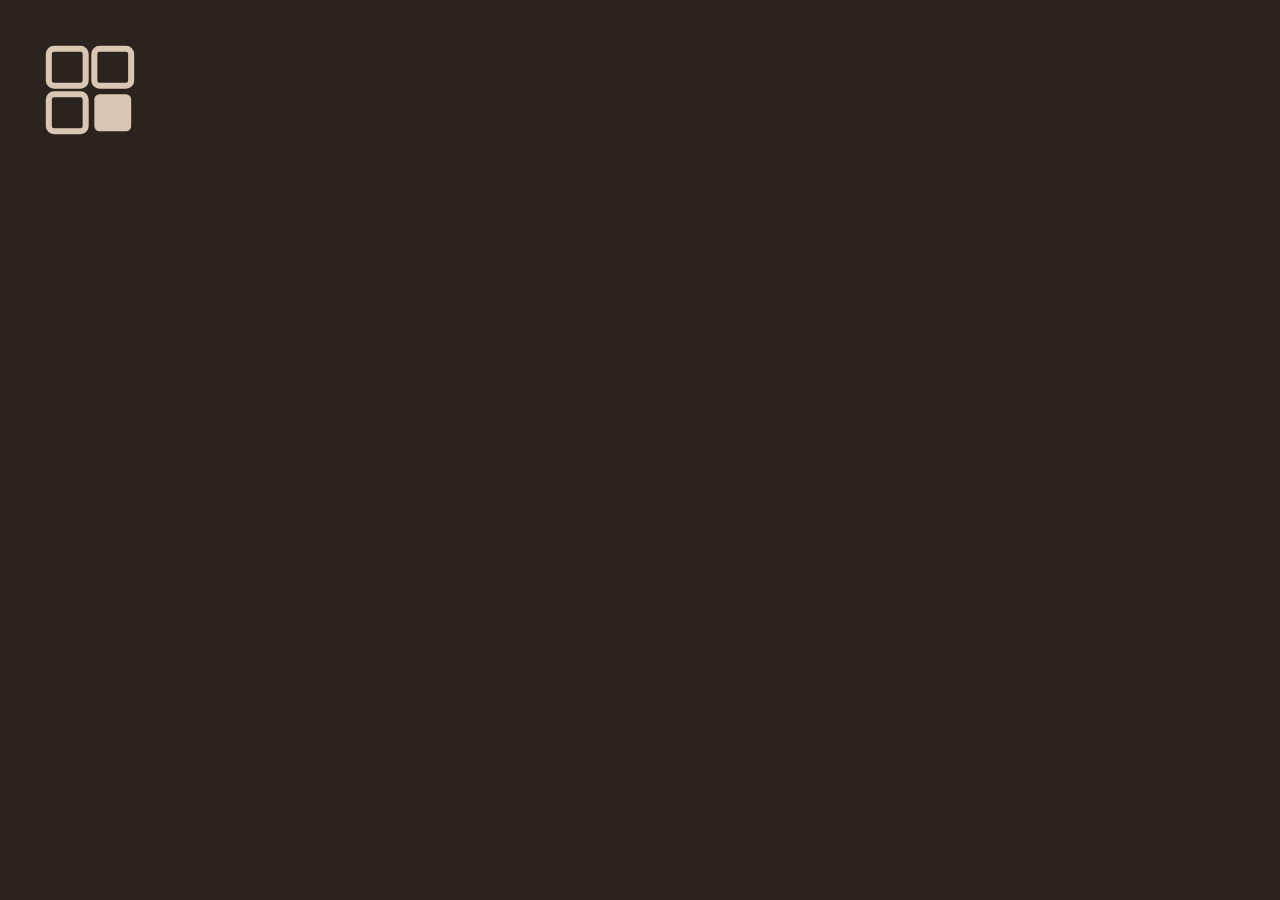
<file: herramientas/icono.html>
<!doctype html>
<!-- Ícono para celular (180x180). Se exporta con:
     msedge --headless=new --screenshot=icono.png --window-size=180,180 --hide-scrollbars herramientas/icono.html -->
<html lang="es">
<head>
<meta charset="utf-8">
<style>
  html,body{ margin:0; width:180px; height:180px; overflow:hidden; }
  body{ display:grid; place-items:center; background:#2B231E; }
  svg{ width:104px; height:104px; color:#D9C7B3; }
</style>
</head>
<body>
  <svg viewBox="0 0 24 24" fill="none" stroke="currentColor" stroke-width="1.4" stroke-linejoin="round">
    <rect x="2.5" y="2.5" width="8.5" height="8.5" rx="1.2"/>
    <rect x="13" y="2.5" width="8.5" height="8.5" rx="1.2"/>
    <rect x="2.5" y="13" width="8.5" height="8.5" rx="1.2"/>
    <rect x="13" y="13" width="8.5" height="8.5" rx="1.2" fill="currentColor" stroke="none"/>
  </svg>
</body>
</html>
</file>
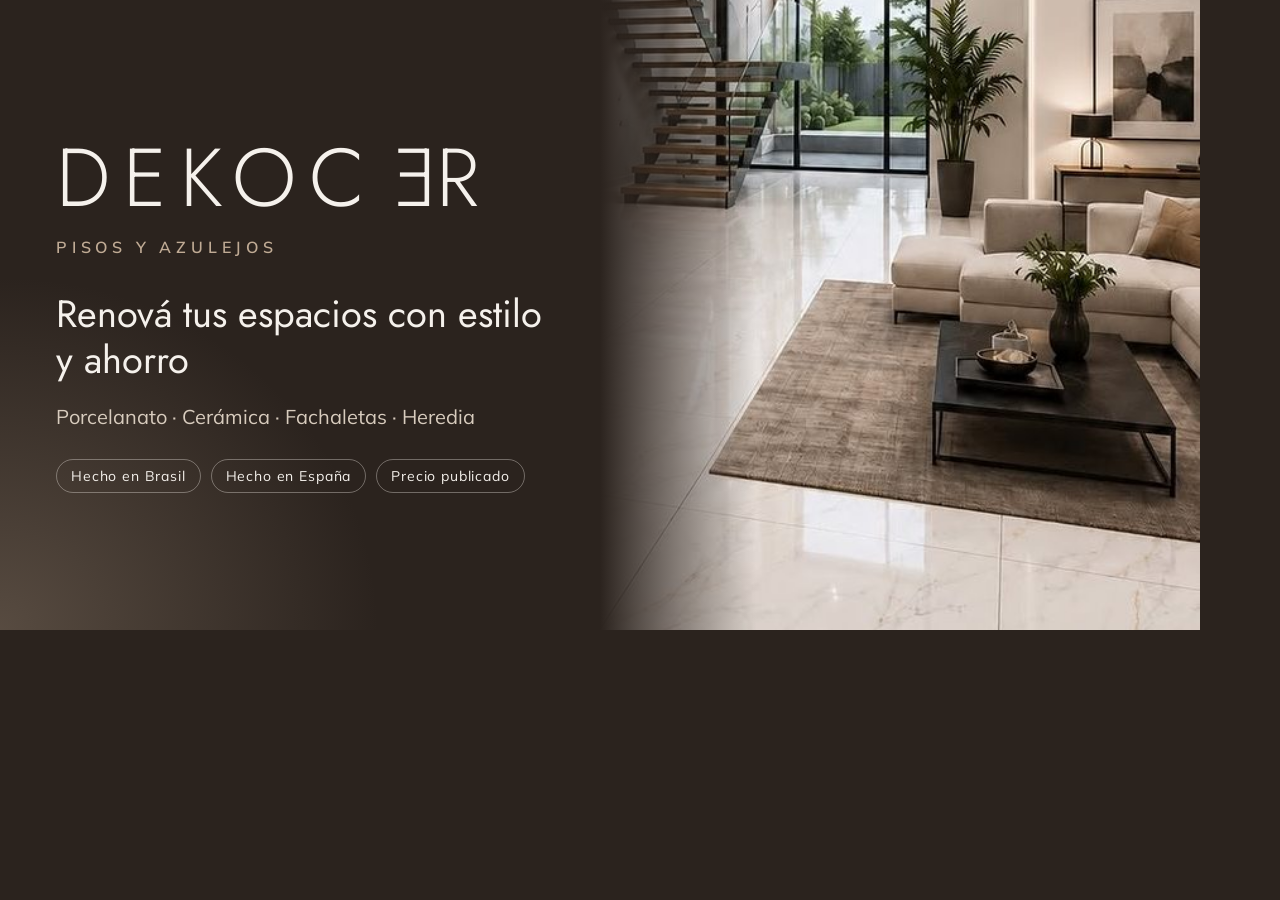
<file: herramientas/og.html>
<!doctype html>
<!-- Imagen para compartir (1200x630). Se exporta con:
     msedge --headless=new --screenshot=og.png --window-size=1200,630 --hide-scrollbars herramientas/og.html
     y se convierte a pro/img/og.jpg. -->
<html lang="es">
<head>
<meta charset="utf-8">
<link href="https://fonts.googleapis.com/css2?family=Jost:wght@300;400;500&family=Mulish:wght@400;600;700&display=swap" rel="stylesheet">
<style>
  html,body{ margin:0; width:1200px; height:630px; overflow:hidden; }
  body{ display:grid; grid-template-columns:600px 600px; font-family:"Mulish","Segoe UI",sans-serif; background:#2B231E; color:#F5F1EC; }
  .txt{ position:relative; display:flex; flex-direction:column; justify-content:center; padding:0 56px;
        background:radial-gradient(90% 80% at 0% 100%, rgba(124,108,93,.55), transparent 70%), #2B231E; }
  .marca{ font-family:"Jost",sans-serif; font-weight:300; font-size:82px; letter-spacing:.16em; line-height:1; margin:0; }
  .marca i{ font-style:normal; display:inline-block; transform:scaleX(-1); }
  .sub{ font-size:16px; font-weight:600; letter-spacing:.3em; text-transform:uppercase; color:#C0AB95; margin:18px 0 34px; }
  .lema{ font-family:"Jost",sans-serif; font-weight:400; font-size:38px; line-height:1.2; margin:0 0 22px; }
  .lugar{ font-size:20px; color:#D8CCBE; margin:0; }
  .franja{ display:flex; gap:10px; margin-top:30px; }
  .franja span{ font-size:14px; letter-spacing:.06em; border:1px solid rgba(245,241,236,.35); border-radius:999px; padding:7px 14px; }
  .foto{ background:url("../pro/img/ambientes/hero.jpg") center/cover no-repeat; position:relative; }
  .foto::before{ content:""; position:absolute; inset:0; background:linear-gradient(90deg, #2B231E 0%, rgba(43,35,30,0) 26%); }
</style>
</head>
<body>
  <div class="txt">
    <p class="marca">DEKOC<i>E</i>R</p>
    <p class="sub">Pisos y azulejos</p>
    <p class="lema">Renová tus espacios con estilo y ahorro</p>
    <p class="lugar">Porcelanato · Cerámica · Fachaletas · Heredia</p>
    <div class="franja"><span>Hecho en Brasil</span><span>Hecho en España</span><span>Precio publicado</span></div>
  </div>
  <div class="foto"></div>
</body>
</html>
</file>
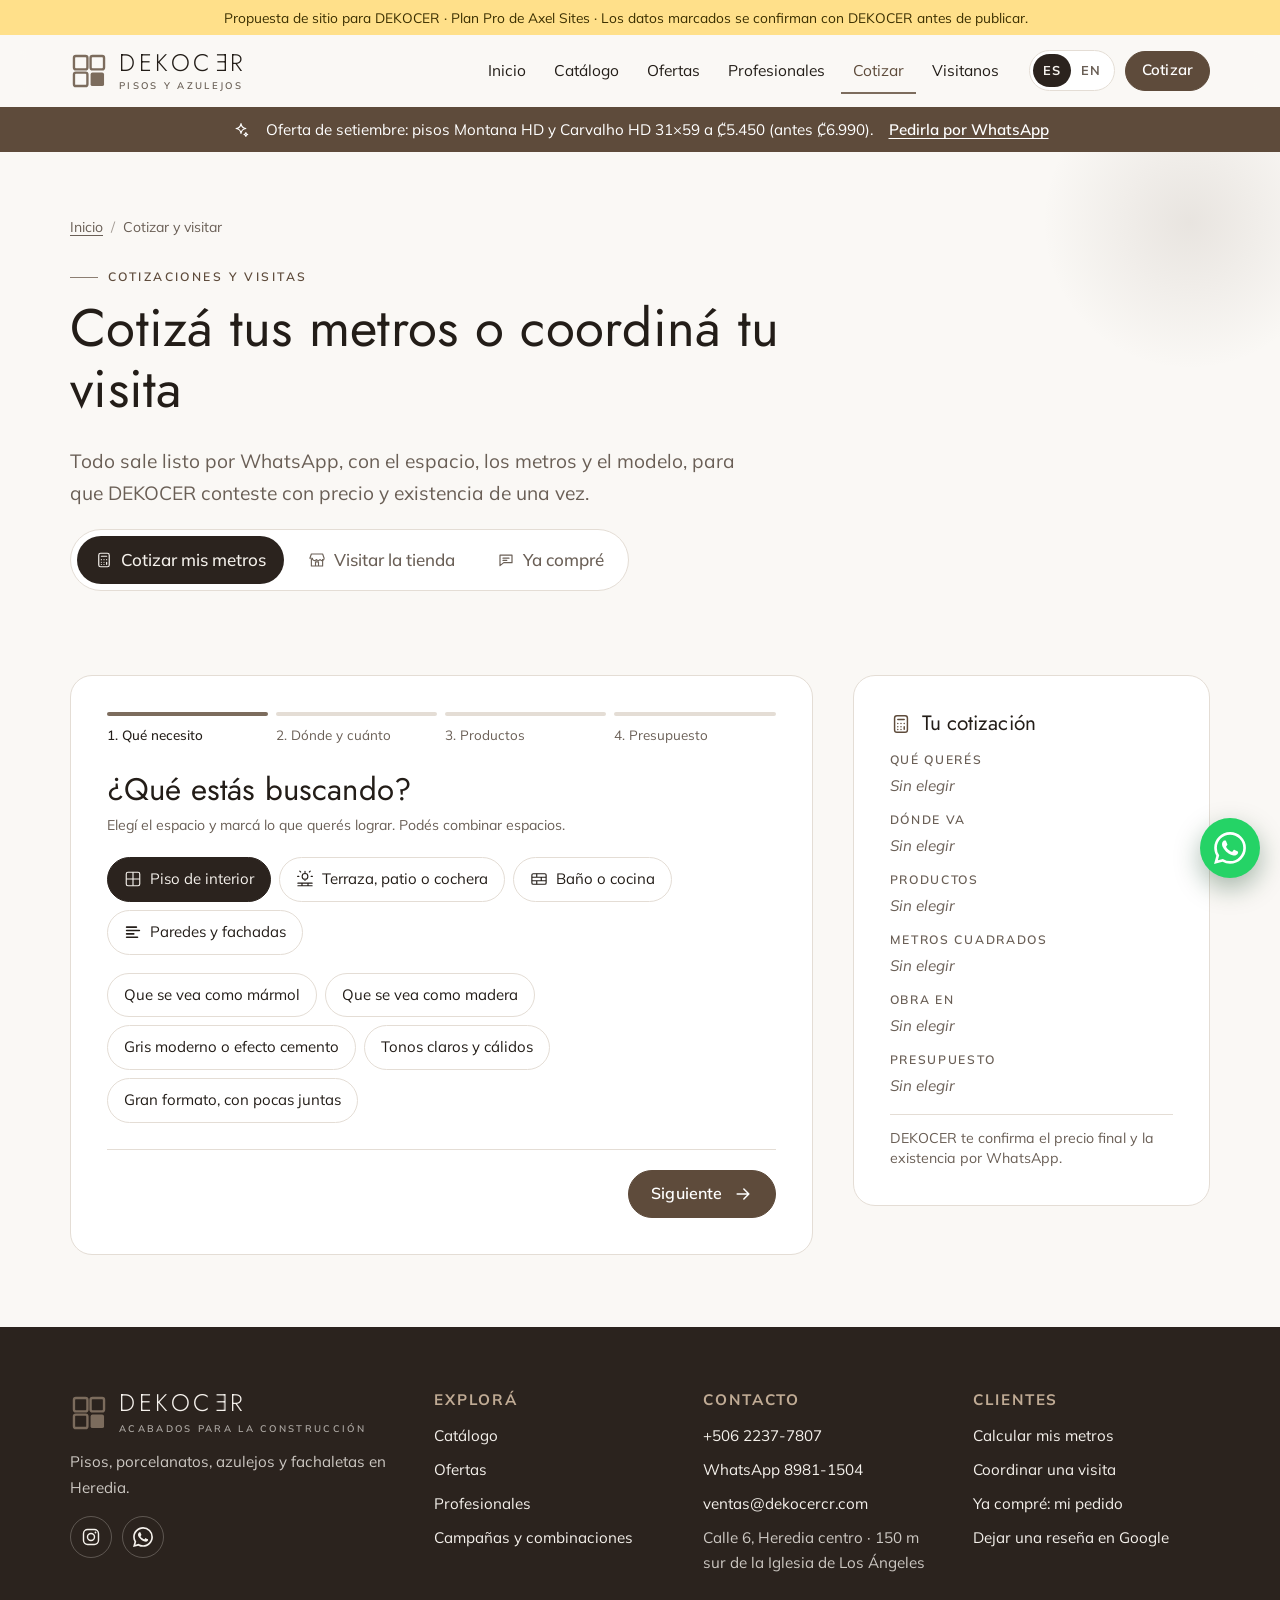
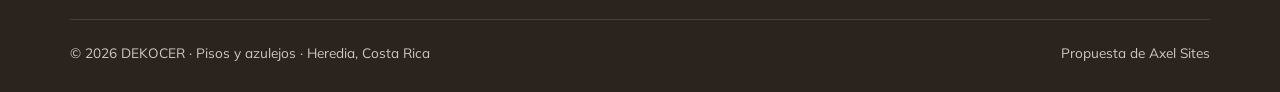
<file: pro/agendar.html>
<!doctype html>
<html lang="es">
<head>
<meta charset="utf-8">
<meta name="viewport" content="width=device-width, initial-scale=1">
<title data-i18n="meta.agenda.title">Cotizar metros y visitar la tienda | DEKOCER Heredia</title>
<meta name="description" content="Calculá cuántos metros de piso o azulejo necesitás, pedí la cotización por WhatsApp, coordiná una visita a la tienda en Heredia o consultá por un pedido que ya hiciste." data-i18n-attr="content:meta.agenda.desc">
<meta name="robots" content="noindex,nofollow">
<meta name="theme-color" content="#2B231E">
<link rel="icon" href="img/favicon.svg" type="image/svg+xml">
<link rel="apple-touch-icon" href="img/apple-touch-icon.png">
<meta property="og:type" content="website">
<meta property="og:locale" content="es_CR">
<meta property="og:site_name" content="DEKOCER">
<meta property="og:title" content="Cotizá tus metros · DEKOCER Heredia">
<meta property="og:description" content="Tu cotización de piso o azulejo, lista para enviar por WhatsApp.">
<meta property="og:image" content="img/og.jpg">
<meta name="twitter:card" content="summary_large_image">
<link rel="preconnect" href="https://fonts.googleapis.com">
<link rel="preconnect" href="https://fonts.gstatic.com" crossorigin>
<link href="https://fonts.googleapis.com/css2?family=Jost:wght@300;400;500&family=Mulish:wght@400;600;700&display=swap" rel="stylesheet">
<link rel="stylesheet" href="css/styles.css">
<link rel="stylesheet" href="css/site.css">
</head>
<body data-page="agendar" class="has-demo-bar">

<!-- @sprite (bloque compartido: se sincroniza con herramientas/sync_parciales.py) -->
<svg xmlns="http://www.w3.org/2000/svg" style="display:none">
  <symbol id="i-marca" viewBox="0 0 24 24" fill="none" stroke="currentColor" stroke-width="1.5" stroke-linejoin="round"><rect x="2.5" y="2.5" width="8.5" height="8.5" rx="1.2"/><rect x="13" y="2.5" width="8.5" height="8.5" rx="1.2"/><rect x="2.5" y="13" width="8.5" height="8.5" rx="1.2"/><rect x="13" y="13" width="8.5" height="8.5" rx="1.2" fill="currentColor" stroke="none"/></symbol>
  <symbol id="i-orn" viewBox="0 0 132 22" fill="none" stroke="currentColor" stroke-width="1.3" stroke-linecap="round"><path d="M4 8h124M4 14h124"/><path d="M26 8V3M66 8V3M106 8V3M46 14v5M86 14v5M126 14v5M6 14v5"/></symbol>
  <symbol id="i-wa" viewBox="0 0 24 24"><path fill="currentColor" d="M17.47 14.38c-.3-.15-1.76-.87-2.03-.97-.27-.1-.47-.15-.67.15-.2.3-.77.97-.94 1.16-.17.2-.35.22-.64.07-.3-.15-1.26-.46-2.39-1.47-.88-.79-1.48-1.76-1.65-2.06-.17-.3-.02-.46.13-.6.13-.14.3-.35.45-.52.15-.17.2-.3.3-.5.1-.2.05-.37-.03-.52-.07-.15-.67-1.61-.92-2.2-.24-.59-.49-.5-.67-.51h-.57c-.2 0-.52.07-.8.37-.27.3-1.04 1.02-1.04 2.48s1.07 2.88 1.21 3.07c.15.2 2.1 3.2 5.08 4.49.71.3 1.26.49 1.7.63.71.22 1.36.19 1.87.12.57-.09 1.76-.72 2-1.42.25-.69.25-1.29.18-1.41-.08-.13-.28-.2-.57-.35Zm-5.42 7.4h-.01a9.87 9.87 0 0 1-5.03-1.38l-.36-.21-3.74.98 1-3.65-.24-.37a9.86 9.86 0 0 1-1.51-5.26c0-5.45 4.44-9.88 9.89-9.88 2.64 0 5.12 1.03 6.99 2.9a9.83 9.83 0 0 1 2.89 7c0 5.45-4.44 9.88-9.88 9.88Zm8.41-18.3A11.82 11.82 0 0 0 12.05 0C5.5 0 .16 5.34.16 11.89c0 2.1.55 4.14 1.59 5.95L.06 24l6.3-1.65a11.88 11.88 0 0 0 5.68 1.45h.01c6.55 0 11.89-5.34 11.89-11.89a11.82 11.82 0 0 0-3.48-8.41Z"/></symbol>
  <symbol id="i-ig" viewBox="0 0 24 24" fill="none" stroke="currentColor" stroke-width="1.7"><rect x="3" y="3" width="18" height="18" rx="5"/><circle cx="12" cy="12" r="4.2"/><circle cx="17.4" cy="6.6" r="1.1" fill="currentColor" stroke="none"/></symbol>
  <symbol id="i-fb" viewBox="0 0 24 24"><path fill="currentColor" d="M13.5 21v-7.5h2.6l.4-3.1h-3V8.5c0-.9.3-1.5 1.6-1.5h1.6V4.2c-.3 0-1.2-.1-2.3-.1-2.3 0-3.9 1.4-3.9 4v2.3H8v3.1h2.5V21h3Z"/></symbol>
  <symbol id="i-phone" viewBox="0 0 24 24" fill="none" stroke="currentColor" stroke-width="1.6" stroke-linejoin="round"><path d="M6.6 3.5h2.6l1.3 4-1.9 1.3a11 11 0 0 0 6.6 6.6l1.3-1.9 4 1.3v2.6a2 2 0 0 1-2.2 2A16.5 16.5 0 0 1 4.6 5.7a2 2 0 0 1 2-2.2Z"/></symbol>
  <symbol id="i-mail" viewBox="0 0 24 24" fill="none" stroke="currentColor" stroke-width="1.6" stroke-linejoin="round"><rect x="2.5" y="5" width="19" height="14" rx="2.5"/><path d="m3.5 7 8.5 6 8.5-6"/></symbol>
  <symbol id="i-pin" viewBox="0 0 24 24" fill="none" stroke="currentColor" stroke-width="1.6"><path d="M12 21s-7-6.1-7-11.5A7 7 0 0 1 19 9.5C19 14.9 12 21 12 21Z"/><circle cx="12" cy="9.5" r="2.6"/></symbol>
  <symbol id="i-clock" viewBox="0 0 24 24" fill="none" stroke="currentColor" stroke-width="1.6" stroke-linecap="round"><circle cx="12" cy="12" r="8.5"/><path d="M12 7.5V12l3 2"/></symbol>
  <symbol id="i-cal" viewBox="0 0 24 24" fill="none" stroke="currentColor" stroke-width="1.6" stroke-linecap="round"><rect x="3.5" y="5" width="17" height="15.5" rx="2.5"/><path d="M3.5 9.5h17M8 3v4M16 3v4"/></symbol>
  <symbol id="i-map" viewBox="0 0 24 24" fill="none" stroke="currentColor" stroke-width="1.6" stroke-linejoin="round"><path d="m9 4.5-5 2v13l5-2 6 2 5-2v-13l-5 2-6-2Z"/><path d="M9 4.5v13M15 6.5v13"/></symbol>
  <symbol id="i-nav" viewBox="0 0 24 24" fill="none" stroke="currentColor" stroke-width="1.6" stroke-linejoin="round"><path d="m4 11 16-7-7 16-2-7-7-2Z"/></symbol>
  <symbol id="i-star" viewBox="0 0 24 24"><path fill="currentColor" d="m12 3.2 2.7 5.5 6 .9-4.35 4.25 1.03 6L12 17.02l-5.38 2.83 1.03-6L3.3 9.6l6-.9L12 3.2Z"/></symbol>
  <symbol id="i-check" viewBox="0 0 24 24" fill="none" stroke="currentColor" stroke-width="2" stroke-linecap="round" stroke-linejoin="round"><path d="m5 12.5 4.2 4.2L19 7"/></symbol>
  <symbol id="i-arrow" viewBox="0 0 24 24" fill="none" stroke="currentColor" stroke-width="1.8" stroke-linecap="round" stroke-linejoin="round"><path d="M5 12h14M13 6l6 6-6 6"/></symbol>
  <symbol id="i-share" viewBox="0 0 24 24" fill="none" stroke="currentColor" stroke-width="1.6"><circle cx="18" cy="5.5" r="2.5"/><circle cx="6" cy="12" r="2.5"/><circle cx="18" cy="18.5" r="2.5"/><path d="m8.2 10.8 7.6-4.1M8.2 13.2l7.6 4.1"/></symbol>
  <symbol id="i-sparkle" viewBox="0 0 24 24" fill="none" stroke="currentColor" stroke-width="1.5" stroke-linejoin="round"><path d="M12 3.5c.6 4.4 2.1 5.9 6.5 6.5-4.4.6-5.9 2.1-6.5 6.5-.6-4.4-2.1-5.9-6.5-6.5 4.4-.6 5.9-2.1 6.5-6.5Z"/><path d="M18.5 15.5c.25 1.7.8 2.25 2.5 2.5-1.7.25-2.25.8-2.5 2.5-.25-1.7-.8-2.25-2.5-2.5 1.7-.25 2.25-.8 2.5-2.5Z"/></symbol>
  <symbol id="i-marmol" viewBox="0 0 24 24" fill="none" stroke="currentColor" stroke-width="1.5" stroke-linejoin="round"><rect x="3" y="3" width="18" height="18" rx="2.2"/><path d="M5.5 15.5c2.6-1 3.8-3.6 6.5-5.3 2-1.2 3.4-1.6 5-1.9" stroke-linecap="round"/><path d="M8.5 20c1.3-2 2.7-3 4.6-3.6" stroke-linecap="round"/></symbol>
  <symbol id="i-piso" viewBox="0 0 24 24" fill="none" stroke="currentColor" stroke-width="1.5" stroke-linejoin="round"><rect x="3" y="3" width="18" height="18" rx="2.2"/><path d="M12 3v18M3 12h18"/></symbol>
  <symbol id="i-madera" viewBox="0 0 24 24" fill="none" stroke="currentColor" stroke-width="1.5" stroke-linejoin="round"><rect x="2.5" y="4.5" width="19" height="15" rx="1.8"/><path d="M2.5 9.5h19M2.5 14.5h19"/><path d="M6 6.7c2.4.7 5.6.7 8 0M8 11.7c2.4.7 5.6.7 8 0M5 16.7c2.4.7 5.6.7 8 0" stroke-linecap="round"/></symbol>
  <symbol id="i-sol" viewBox="0 0 24 24" fill="none" stroke="currentColor" stroke-width="1.5" stroke-linecap="round" stroke-linejoin="round"><circle cx="12" cy="8.5" r="3.8"/><path d="M12 1.8v1.6M12 13.6v.4M3.8 8.5H2.2M21.8 8.5h-1.6M6.2 2.7 5 1.6M17.8 2.7 19 1.6"/><path d="M2.5 17.5h19M2.5 21h19M8 17.5V21M16 17.5V21"/></symbol>
  <symbol id="i-azulejo" viewBox="0 0 24 24" fill="none" stroke="currentColor" stroke-width="1.5" stroke-linejoin="round"><rect x="2.5" y="5" width="19" height="14" rx="1.8"/><path d="M2.5 9.7h19M2.5 14.3h19M9 5v4.7M15 9.7v4.6M9 14.3V19"/></symbol>
  <symbol id="i-fachaleta" viewBox="0 0 24 24" fill="none" stroke="currentColor" stroke-width="2.2" stroke-linecap="round"><path d="M3.5 5.5h13M3.5 10h17M3.5 14.5h9.5M3.5 19h14.5"/></symbol>
  <symbol id="i-regla" viewBox="0 0 24 24" fill="none" stroke="currentColor" stroke-width="1.5" stroke-linejoin="round"><rect x="1.8" y="8.5" width="20.4" height="7" rx="1.6"/><path d="M6 8.5v3M9.8 8.5v4.4M13.6 8.5v3M17.4 8.5v4.4" stroke-linecap="round"/></symbol>
  <symbol id="i-lote" viewBox="0 0 24 24" fill="none" stroke="currentColor" stroke-width="1.5" stroke-linejoin="round"><path d="M3.5 7.5 12 3l8.5 4.5v9L12 21l-8.5-4.5v-9Z"/><path d="m3.5 7.5 8.5 4.6 8.5-4.6M12 12.1V21"/></symbol>
  <symbol id="i-tienda" viewBox="0 0 24 24" fill="none" stroke="currentColor" stroke-width="1.5" stroke-linejoin="round"><path d="M4.5 10.5V20h15v-9.5"/><path d="M2.5 9.7 4.5 4h15l2 5.7a2.9 2.9 0 0 1-5.4 1.6 2.9 2.9 0 0 1-4.9 0 2.9 2.9 0 0 1-5.4-1.6Z"/><path d="M10 20v-5.5h4V20"/></symbol>
  <symbol id="i-search" viewBox="0 0 24 24" fill="none" stroke="currentColor" stroke-width="1.7" stroke-linecap="round"><circle cx="10.5" cy="10.5" r="6.5"/><path d="m15.5 15.5 5 5"/></symbol>
  <symbol id="i-info" viewBox="0 0 24 24" fill="none" stroke="currentColor" stroke-width="1.7" stroke-linecap="round"><circle cx="12" cy="12" r="8.5"/><path d="M12 11v5.5M12 7.8h.01"/></symbol>
  <symbol id="i-calc" viewBox="0 0 24 24" fill="none" stroke="currentColor" stroke-width="1.6" stroke-linecap="round"><rect x="5" y="3" width="14" height="18" rx="2.5"/><path d="M8.5 7h7M8.5 11.5h.01M12 11.5h.01M15.5 11.5h.01M8.5 15h.01M12 15h.01M15.5 15v2.8M8.5 18h.01M12 18h.01"/></symbol>
  <symbol id="i-card" viewBox="0 0 24 24" fill="none" stroke="currentColor" stroke-width="1.6" stroke-linecap="round"><rect x="3" y="5.5" width="18" height="13" rx="2.5"/><path d="M3 10h18M7 14.5h4"/></symbol>
  <symbol id="i-chat" viewBox="0 0 24 24" fill="none" stroke="currentColor" stroke-width="1.6" stroke-linejoin="round"><path d="M4 5.5h16v10H9l-5 4v-14Z"/><path d="M8 9.5h8M8 12.5h5" stroke-linecap="round"/></symbol>
  <symbol id="i-print" viewBox="0 0 24 24" fill="none" stroke="currentColor" stroke-width="1.6" stroke-linejoin="round"><path d="M7 9V3.5h10V9M7 17.5H5a1.5 1.5 0 0 1-1.5-1.5v-5A1.5 1.5 0 0 1 5 9.5h14a1.5 1.5 0 0 1 1.5 1.5v5a1.5 1.5 0 0 1-1.5 1.5h-2"/><rect x="7" y="14" width="10" height="7" rx="1"/></symbol>
  <symbol id="i-globe" viewBox="0 0 24 24" fill="none" stroke="currentColor" stroke-width="1.6"><circle cx="12" cy="12" r="8.5"/><path d="M3.5 12h17M12 3.5c2.3 2.4 3.4 5.2 3.4 8.5s-1.1 6.1-3.4 8.5M12 3.5C9.7 5.9 8.6 8.7 8.6 12s1.1 6.1 3.4 8.5"/></symbol>
  <symbol id="i-close" viewBox="0 0 24 24" fill="none" stroke="currentColor" stroke-width="1.8" stroke-linecap="round"><path d="M6 6l12 12M18 6 6 18"/></symbol>
</svg>
<!-- /@sprite -->

<!-- @header -->
<div class="demo-bar" data-demo><span data-i18n="demo.barra">Propuesta de sitio para DEKOCER · Plan Pro de Axel Sites · Los datos marcados se confirman con DEKOCER antes de publicar.</span></div>
<a class="skip" href="#main" data-i18n="a11y.saltar">Saltar al contenido</a>

<header class="hdr">
  <div class="wrap hdr__in">
    <a class="brand" href="index.html" aria-label="DEKOCER, inicio">
      <svg class="brand__mark" aria-hidden="true"><use href="#i-marca"/></svg>
      <span class="brand__txt"><span class="brand__name" aria-label="DEKOCER">DEKOC<i>E</i>R</span><span class="brand__sub" data-i18n="marca.sub">Pisos y azulejos</span></span>
    </a>
    <nav class="nav" id="menu" aria-label="Principal">
      <ul>
        <li><a href="index.html" data-nav="inicio" data-i18n="nav.inicio">Inicio</a></li>
        <li><a href="servicios.html" data-nav="servicios" data-i18n="nav.servicios">Catálogo</a></li>
        <li><a href="index.html#ofertas" data-nav="ofertas" data-i18n="nav.ofertas">Ofertas</a></li>
        <li><a href="membresias.html" data-nav="membresias" data-i18n="nav.club">Profesionales</a></li>
        <li><a href="agendar.html#cotizar" data-nav="agendar" aria-current="page" data-i18n="nav.cotizar">Cotizar</a></li>
        <li><a href="index.html#visitanos" data-nav="visitanos" data-i18n="nav.visitanos">Visitanos</a></li>
      </ul>
      <div class="nav__extra">
        <a class="btn btn--primary btn--block" href="agendar.html#cotizar"><svg aria-hidden="true"><use href="#i-calc"/></svg><span data-i18n="cta.cotizar">Calcular mis metros</span></a>
        <a class="btn btn--wa btn--block" data-wa="Hola DEKOCER, estoy viendo su sitio web y quiero consultar por un piso." data-wa-en="Hi DEKOCER, I'm on your website and would like to ask about a floor tile."><svg aria-hidden="true"><use href="#i-wa"/></svg><span data-i18n="cta.whatsapp">Escribir por WhatsApp</span></a>
      </div>
    </nav>
    <div class="hdr__tools">
      <div class="lang" role="group" aria-label="Idioma / Language">
        <button type="button" data-lang="es" aria-pressed="true">ES</button>
        <button type="button" data-lang="en" aria-pressed="false">EN</button>
      </div>
      <a class="btn btn--primary btn--sm hdr__cta" href="agendar.html#cotizar"><span data-i18n="cta.cotizar.corto">Cotizar</span></a>
      <button class="burger" type="button" aria-controls="menu" aria-expanded="false" aria-label="Abrir menú"><span></span><span></span><span></span></button>
    </div>
  </div>
</header>

<div class="promo" data-render="promo" hidden></div>
<!-- /@header -->

<main id="main">

  <section class="page-hero">
    <div class="wrap">
      <ol class="migas" aria-label="Ruta">
        <li><a href="index.html" data-i18n="nav.inicio">Inicio</a></li>
        <li aria-current="page" data-i18n="agenda.miga">Cotizar y visitar</li>
      </ol>
      <p class="eyebrow" data-i18n="agenda.eyebrow">Cotizaciones y visitas</p>
      <h1 data-i18n="agenda.h1">Cotizá tus metros o coordiná tu visita</h1>
      <p class="lead" data-i18n="agenda.lead">Todo sale listo por WhatsApp, con el espacio, los metros y el modelo, para que DEKOCER conteste con precio y existencia de una vez.</p>
      <div class="tabs" role="tablist" aria-label="Opciones" data-i18n-attr="aria-label:agenda.tabs">
        <button type="button" role="tab" id="tab-cotizar" data-tab="cotizar" aria-controls="panel-cotizar" aria-selected="true"><svg aria-hidden="true"><use href="#i-calc"/></svg><span data-i18n="agenda.tab.cotizar">Cotizar mis metros</span></button>
        <button type="button" role="tab" id="tab-agendar" data-tab="agendar" aria-controls="panel-agendar" aria-selected="false" tabindex="-1"><svg aria-hidden="true"><use href="#i-tienda"/></svg><span data-i18n="agenda.tab.visita">Visitar la tienda</span></button>
        <button type="button" role="tab" id="tab-seguimiento" data-tab="seguimiento" aria-controls="panel-seguimiento" aria-selected="false" tabindex="-1"><svg aria-hidden="true"><use href="#i-chat"/></svg><span data-i18n="agenda.tab.seg">Ya compré</span></button>
      </div>
    </div>
  </section>

  <section class="catalogo">
    <div class="wrap">

      <!-- ============================== COTIZAR ============================== -->
      <div class="tabpanel" id="panel-cotizar" role="tabpanel" aria-labelledby="tab-cotizar">
        <div class="cotiz">
          <form id="form-cotizar" class="panel" novalidate>
            <ol class="stepper" data-render="stepper" aria-label="Pasos" data-i18n-attr="aria-label:cot.pasos">
              <li class="is-on" aria-current="step"><span data-i18n="cot.p1">Qué necesito</span></li>
              <li><span data-i18n="cot.p2">Dónde y cuánto</span></li>
              <li><span data-i18n="cot.p3">Productos</span></li>
              <li><span data-i18n="cot.p4">Presupuesto</span></li>
            </ol>

            <div class="paso" data-paso="1">
              <h2 data-i18n="cot.p1.h">¿Qué estás buscando?</h2>
              <p class="hint" data-i18n="cot.p1.hint">Elegí el espacio y marcá lo que querés lograr. Podés combinar espacios.</p>
              <div class="areas-sel" data-render="cot-areas" role="group" aria-label="Espacios" data-i18n-attr="aria-label:cot.areas"></div>
              <div class="chips" data-render="cot-objetivos"></div>
              <p class="err" id="err-cot-1" hidden data-i18n="cot.err.1">Marcá al menos una opción.</p>
              <div class="paso__nav">
                <button type="button" class="btn btn--primary" data-ir="2"><span data-i18n="cot.siguiente">Siguiente</span><svg aria-hidden="true"><use href="#i-arrow"/></svg></button>
              </div>
            </div>

            <div class="paso" data-paso="2" hidden>
              <h2 data-i18n="cot.p2.h">¿Dónde va y cuánto mide?</h2>
              <p class="hint" data-i18n="cot.p2.hint">Marcá los espacios y, si ya lo mediste, poné los metros cuadrados. Todo es opcional, pero mientras más datos, mejor sale la cotización.</p>
              <div data-render="cot-zonas"></div>

              <div class="m2" data-render="cot-metros">
                <div class="row2">
                  <div class="field">
                    <label for="co-metros"><span data-i18n="cot.metros">Metros cuadrados aproximados</span> <span class="opt" data-i18n="form.opcional">(opcional)</span></label>
                    <input id="co-metros" name="metros" class="input" type="number" min="1" step="0.5" inputmode="decimal" placeholder="24">
                    <p class="hint" data-i18n="cot.metros.hint">Largo × ancho de cada espacio, sumados. Ej.: una sala de 6 × 4 son 24 m².</p>
                  </div>
                  <div class="field">
                    <label for="co-ubicacion"><span data-i18n="cot.ubicacion">¿Dónde es la obra?</span> <span class="opt" data-i18n="form.opcional">(opcional)</span></label>
                    <select id="co-ubicacion" name="ubicacion" class="select"></select>
                    <p class="hint" data-i18n="cot.ubicacion.hint">Sirve para saber si pasás por la tienda o necesitás coordinar de otra forma.</p>
                  </div>
                </div>
                <label class="check"><input type="checkbox" name="extra" checked><span data-i18n="cot.extra">Sumar un 10 % extra para cortes y piezas de repuesto (recomendado)</span></label>
              </div>

              <div class="paso__nav">
                <button type="button" class="btn btn--ghost" data-ir="1" data-i18n="cot.atras">Atrás</button>
                <button type="button" class="btn btn--primary" data-ir="3"><span data-i18n="cot.siguiente">Siguiente</span><svg aria-hidden="true"><use href="#i-arrow"/></svg></button>
              </div>
            </div>

            <div class="paso" data-paso="3" hidden>
              <h2 data-i18n="cot.p3.h">Productos que calzan con lo que buscás</h2>
              <p class="hint" data-i18n="cot.p3.hint">Marcá los que te gustan. Si preferís, pedí que DEKOCER te recomiende.</p>
              <div class="sugeridos" data-render="cot-sugeridos"></div>
              <p class="err" id="err-cot-3" hidden data-i18n="cot.err.3">Marcá un producto o pedí una recomendación.</p>
              <div class="paso__nav">
                <button type="button" class="btn btn--ghost" data-ir="2" data-i18n="cot.atras">Atrás</button>
                <button type="button" class="btn btn--primary" data-ir="4"><span data-i18n="cot.siguiente">Siguiente</span><svg aria-hidden="true"><use href="#i-arrow"/></svg></button>
              </div>
            </div>

            <div class="paso" data-paso="4" hidden>
              <h2 data-i18n="cot.p4.h">Presupuesto y contacto</h2>
              <p class="hint" data-i18n="cot.p4.hint">Con esto DEKOCER te responde con opciones que calcen con lo que tenés pensado invertir.</p>
              <div class="form">
                <fieldset class="fieldset">
                  <legend data-i18n="cot.presupuesto">Presupuesto aproximado para el material</legend>
                  <div class="chips" data-render="cot-presupuestos"></div>
                  <p class="err" id="err-cot-presupuesto" hidden data-i18n="cot.err.presupuesto">Elegí un rango o «Prefiero que me asesoren».</p>
                </fieldset>
                <fieldset class="fieldset">
                  <legend><span data-i18n="cot.cuando">¿Para cuándo?</span> <span class="opt" data-i18n="form.opcional">(opcional)</span></legend>
                  <div class="chips" data-render="cot-cuando"></div>
                </fieldset>
                <div class="row2">
                  <div class="field">
                    <label for="co-nombre" data-i18n="form.nombre">Nombre</label>
                    <input id="co-nombre" name="nombre" class="input" autocomplete="name" aria-describedby="err-cot-nombre">
                    <p class="err" id="err-cot-nombre" hidden data-i18n="form.err.nombre">Escribí tu nombre.</p>
                  </div>
                  <div class="field">
                    <label for="co-tel">WhatsApp <span class="opt" data-sin-registro data-i18n="form.opcional">(opcional)</span></label>
                    <input id="co-tel" name="telefono" class="input" type="tel" inputmode="tel" autocomplete="tel" placeholder="8888-8888" aria-describedby="err-cot-tel">
                    <p class="err" id="err-cot-tel" hidden data-i18n="form.err.tel">Revisá el número: 8 dígitos, o con código de país.</p>
                  </div>
                </div>
                <div class="field">
                  <label for="co-comentario"><span data-i18n="form.comentario">Comentario</span> <span class="opt" data-i18n="form.opcional">(opcional)</span></label>
                  <textarea id="co-comentario" name="comentario" class="textarea" placeholder="Ej.: es una terraza que se moja, necesito antideslizante." data-i18n-attr="placeholder:cot.comentario.ph"></textarea>
                </div>
                <label class="check" data-si-registro hidden><input type="checkbox" name="consentimiento" aria-describedby="err-cot-consent"><span data-i18n="form.consent">Acepto que DEKOCER use estos datos solo para responder mi solicitud.</span></label>
                <p class="err" id="err-cot-consent" hidden data-i18n="form.err.consent">Necesitamos tu autorización para registrar la solicitud.</p>
              </div>
              <div class="paso__nav">
                <button type="button" class="btn btn--ghost" data-ir="3" data-i18n="cot.atras">Atrás</button>
                <button type="submit" class="btn btn--wa"><svg aria-hidden="true"><use href="#i-wa"/></svg><span data-i18n="cot.enviar">Enviar por WhatsApp</span></button>
              </div>
              <div class="envio" data-render="envio" hidden aria-live="polite"></div>
            </div>
          </form>

          <aside class="resumen panel" data-render="resumen" aria-live="polite"></aside>
        </div>
      </div>

      <!-- ============================== VISITAR LA TIENDA ============================== -->
      <div class="tabpanel" id="panel-agendar" role="tabpanel" aria-labelledby="tab-agendar" hidden>
        <div class="agenda">
          <form id="form-cita" class="form panel" novalidate>
            <div>
              <h2 data-i18n="cita.h2">Coordinar una visita a la tienda</h2>
              <p class="hint" data-i18n="cita.p">Decinos qué querés ver y cuándo te sirve pasar, así lo tienen a mano cuando llegués.</p>
            </div>
            <div class="field">
              <label for="ci-servicio" data-i18n="cita.servicio">¿Qué querés ver?</label>
              <select id="ci-servicio" name="servicio" class="select" aria-describedby="err-cita-servicio"></select>
              <p class="err" id="err-cita-servicio" hidden data-i18n="cita.err.servicio">Elegí un producto o «Otro / todavía no sé».</p>
            </div>
            <div class="row2">
              <div class="field">
                <label for="ci-fecha"><span data-i18n="cita.fecha">Día que pensás pasar</span> <span class="opt" data-i18n="form.opcional">(opcional)</span></label>
                <input id="ci-fecha" name="fecha" type="date" class="input" aria-describedby="err-cita-fecha">
                <p class="err" id="err-cita-fecha" hidden data-i18n="cita.err.fecha">Ese día no hay atención. Elegí otro día.</p>
              </div>
              <fieldset class="fieldset">
                <legend data-i18n="cita.primera">¿Ya nos habías visitado?</legend>
                <div class="chips">
                  <label class="chip"><input type="radio" name="primera" value="no"><span data-i18n="form.si">Sí, ya fui</span></label>
                  <label class="chip"><input type="radio" name="primera" value="si"><span data-i18n="form.no">Es mi primera vez</span></label>
                </div>
              </fieldset>
            </div>
            <fieldset class="fieldset">
              <legend><span data-i18n="cita.franja">Horario que te sirve</span> <span class="opt" data-i18n="form.opcional">(opcional)</span></legend>
              <div class="chips" data-render="franjas"></div>
            </fieldset>
            <div class="row2">
              <div class="field">
                <label for="ci-nombre" data-i18n="form.nombre">Nombre</label>
                <input id="ci-nombre" name="nombre" class="input" autocomplete="name" aria-describedby="err-cita-nombre">
                <p class="err" id="err-cita-nombre" hidden data-i18n="form.err.nombre">Escribí tu nombre.</p>
              </div>
              <div class="field">
                <label for="ci-tel">WhatsApp <span class="opt" data-sin-registro data-i18n="form.opcional">(opcional)</span></label>
                <input id="ci-tel" name="telefono" class="input" type="tel" inputmode="tel" autocomplete="tel" placeholder="8888-8888" aria-describedby="err-cita-tel">
                <p class="err" id="err-cita-tel" hidden data-i18n="form.err.tel">Revisá el número: 8 dígitos, o con código de país.</p>
              </div>
            </div>
            <div class="field">
              <label for="ci-comentario"><span data-i18n="form.comentario">Comentario</span> <span class="opt" data-i18n="form.opcional">(opcional)</span></label>
              <textarea id="ci-comentario" name="comentario" class="textarea" placeholder="Ej.: llevo las medidas del baño y quiero ver el azulejo con el piso." data-i18n-attr="placeholder:cita.comentario.ph"></textarea>
            </div>
            <label class="check" data-si-registro hidden><input type="checkbox" name="consentimiento" aria-describedby="err-cita-consent"><span data-i18n="form.consent">Acepto que DEKOCER use estos datos solo para responder mi solicitud.</span></label>
            <p class="err" id="err-cita-consent" hidden data-i18n="form.err.consent">Necesitamos tu autorización para registrar la solicitud.</p>
            <div>
              <button class="btn btn--wa" type="submit"><svg aria-hidden="true"><use href="#i-wa"/></svg><span data-i18n="cita.enviar">Enviar por WhatsApp</span></button>
            </div>
            <div class="envio" data-render="envio" hidden aria-live="polite"></div>
          </form>

          <aside class="aside">
            <div class="panel" data-flag="horario">
              <h3 data-i18n="inicio.vis.horario">Horario</h3>
              <p class="estado" data-render="estado"></p>
              <dl class="horas" data-render="horario"></dl>
            </div>
            <div class="panel">
              <h3 data-i18n="cita.llevar.h">Llevá esto y salís con todo resuelto</h3>
              <ol>
                <li data-i18n="cita.llevar.1">Las medidas del espacio (largo y ancho).</li>
                <li data-i18n="cita.llevar.2">Una foto del ambiente o del mueble con el que tiene que combinar.</li>
                <li data-i18n="cita.llevar.3">Si es exterior, avisalo: el acabado cambia.</li>
              </ol>
            </div>
            <div class="panel">
              <h3 data-i18n="cita.hablar.h">¿Preferís hablar?</h3>
              <div class="visita__btns" style="margin-top:12px">
                <a class="btn btn--wa btn--sm" data-wa="Hola DEKOCER, quiero pasar por la tienda. ¿En qué horario me pueden atender?" data-wa-en="Hi DEKOCER, I'd like to stop by the store. What hours are you open?"><svg aria-hidden="true"><use href="#i-wa"/></svg>WhatsApp</a>
                <a class="btn btn--ghost btn--sm" data-href="tel"><svg aria-hidden="true"><use href="#i-phone"/></svg><span data-neg="telefono"></span></a>
              </div>
            </div>
          </aside>
        </div>
      </div>

      <!-- ============================== YA COMPRÉ ============================== -->
      <div class="tabpanel" id="panel-seguimiento" role="tabpanel" aria-labelledby="tab-seguimiento" hidden>
        <div class="agenda">
          <form id="form-seguimiento" class="form panel" novalidate>
            <div>
              <h2 data-i18n="seg.h2">Ya compré en DEKOCER</h2>
              <p class="hint" data-i18n="seg.p">Para consultar por un pedido, coordinar el retiro o completar material del mismo lote. El mensaje sale con tus datos para que te ubiquen más rápido.</p>
            </div>
            <div class="row2">
              <div class="field">
                <label for="sg-nombre"><span data-i18n="form.nombre">Nombre</span> <span class="opt" data-i18n="form.opcional">(opcional)</span></label>
                <input id="sg-nombre" name="nombre" class="input" autocomplete="name">
              </div>
              <div class="field">
                <label for="sg-trat" data-i18n="seg.trat">Producto que compraste</label>
                <select id="sg-trat" name="tratamiento" class="select"></select>
              </div>
            </div>
            <div class="seg-acciones">
              <button type="button" class="seg-accion" data-seg="confirmar"><svg aria-hidden="true"><use href="#i-card"/></svg><b data-i18n="seg.a1">Consultar mi pedido o apartado</b><small data-i18n="seg.a1.p">Para saber si ya está listo.</small></button>
              <button type="button" class="seg-accion" data-seg="reprogramar"><svg aria-hidden="true"><use href="#i-tienda"/></svg><b data-i18n="seg.a2">Coordinar el retiro</b><small data-i18n="seg.a2.p">Cuándo y cómo pasar por el material.</small></button>
              <button type="button" class="seg-accion" data-seg="consulta"><svg aria-hidden="true"><use href="#i-lote"/></svg><b data-i18n="seg.a3">Me faltó material</b><small data-i18n="seg.a3.p">Pedí más piezas del mismo lote y tono.</small></button>
            </div>
          </form>
          <aside class="aside">
            <div class="panel">
              <h3 data-i18n="seg.aside.h">El detalle que salva una obra</h3>
              <p class="hint" data-i18n="seg.aside.p">Las piezas cambian de tono entre lotes. Si guardás el número de lote de la caja, completar el material después es cuestión de un mensaje.</p>
              <p class="nota-demo" data-demo><svg aria-hidden="true"><use href="#i-info"/></svg><span data-i18n="demo.seg">Propuesta: un canal para quien ya compró. DEKOCER define quién responde y en qué horario.</span></p>
            </div>
          </aside>
        </div>
      </div>

    </div>
  </section>

</main>

<!-- @footer -->
<footer class="ftr">
  <div class="wrap">
    <div class="ftr__grid">
      <div>
        <a class="brand" href="index.html" aria-label="DEKOCER, inicio">
          <svg class="brand__mark" aria-hidden="true"><use href="#i-marca"/></svg>
          <span class="brand__txt"><span class="brand__name" aria-label="DEKOCER">DEKOC<i>E</i>R</span><span class="brand__sub" data-i18n="marca.sub2">Acabados para la construcción</span></span>
        </a>
        <p data-i18n="ftr.lema">Pisos, porcelanatos, azulejos y fachaletas en Heredia.</p>
        <div class="ftr__redes">
          <a data-href="instagram" aria-label="Instagram de DEKOCER"><svg aria-hidden="true"><use href="#i-ig"/></svg></a>
          <a data-href="facebook" aria-label="Facebook de DEKOCER"><svg aria-hidden="true"><use href="#i-fb"/></svg></a>
          <a data-wa="Hola DEKOCER, los encontré en su sitio web y quiero consultar por un producto." data-wa-en="Hi DEKOCER, I found you on your website and want to ask about a product." aria-label="WhatsApp de DEKOCER"><svg aria-hidden="true"><use href="#i-wa"/></svg></a>
        </div>
      </div>
      <div>
        <h3 data-i18n="ftr.explorar">Explorá</h3>
        <ul>
          <li><a href="servicios.html" data-i18n="nav.servicios">Catálogo</a></li>
          <li><a href="index.html#ofertas" data-i18n="nav.ofertas">Ofertas</a></li>
          <li><a href="membresias.html" data-i18n="nav.club">Profesionales</a></li>
          <li><a href="membresias.html#paquetes" data-i18n="ftr.campanas">Campañas y combinaciones</a></li>
        </ul>
      </div>
      <div>
        <h3 data-i18n="ftr.contacto">Contacto</h3>
        <ul>
          <li><a data-href="tel"><span data-neg="telefono"></span></a></li>
          <li><a data-wa="Hola DEKOCER, quiero consultar por un piso y su precio." data-wa-en="Hi DEKOCER, I'd like to ask about a floor tile and its price.">WhatsApp <span data-neg="whatsappMostrar"></span></a></li>
          <li data-requiere="email"><a data-href="email"><span data-neg="email"></span></a></li>
          <li><span data-neg="direccion"></span></li>
        </ul>
      </div>
      <div>
        <h3 data-i18n="ftr.clientes">Clientes</h3>
        <ul>
          <li><a href="agendar.html#cotizar" data-i18n="cta.cotizar">Calcular mis metros</a></li>
          <li><a href="agendar.html#agendar" data-i18n="ftr.visita">Coordinar una visita</a></li>
          <li><a href="agendar.html#seguimiento" data-i18n="ftr.seguimiento">Ya compré: mi pedido</a></li>
          <li><a data-href="escribir-resena" data-i18n="ftr.resena">Dejar una reseña en Google</a></li>
        </ul>
      </div>
    </div>
    <div class="ftr__legal">
      <p>© <span data-year></span> DEKOCER · <span data-i18n="ftr.legal">Pisos y azulejos · Heredia, Costa Rica</span></p>
      <p data-demo data-i18n="ftr.demo">Propuesta de Axel Sites</p>
    </div>
  </div>
</footer>

<a class="wa-float" data-wa="Hola DEKOCER, estoy viendo su sitio web y quiero consultar por un piso." data-wa-en="Hi DEKOCER, I'm on your website and would like to ask about a floor tile." aria-label="Escribir a DEKOCER por WhatsApp" data-i18n-attr="aria-label:a11y.wa"><svg aria-hidden="true"><use href="#i-wa"/></svg></a>
<nav class="barra-movil" aria-label="Acciones rápidas" data-i18n-attr="aria-label:a11y.rapidas">
  <a href="servicios.html"><svg aria-hidden="true"><use href="#i-piso"/></svg><span data-i18n="movil.catalogo">Catálogo</span></a>
  <a class="is-wa" data-wa="Hola DEKOCER, estoy viendo su sitio web y quiero consultar por un piso." data-wa-en="Hi DEKOCER, I'm on your website and would like to ask about a floor tile."><svg aria-hidden="true"><use href="#i-wa"/></svg>WhatsApp</a>
  <a href="agendar.html#cotizar"><svg aria-hidden="true"><use href="#i-calc"/></svg><span data-i18n="movil.cotizar">Cotizar</span></a>
</nav>
<!-- /@footer -->

<script src="js/core.js"></script>
<script src="js/en.js"></script>
<script src="js/i18n.js"></script>
<script src="js/main.js"></script>
</body>
</html>
</file>
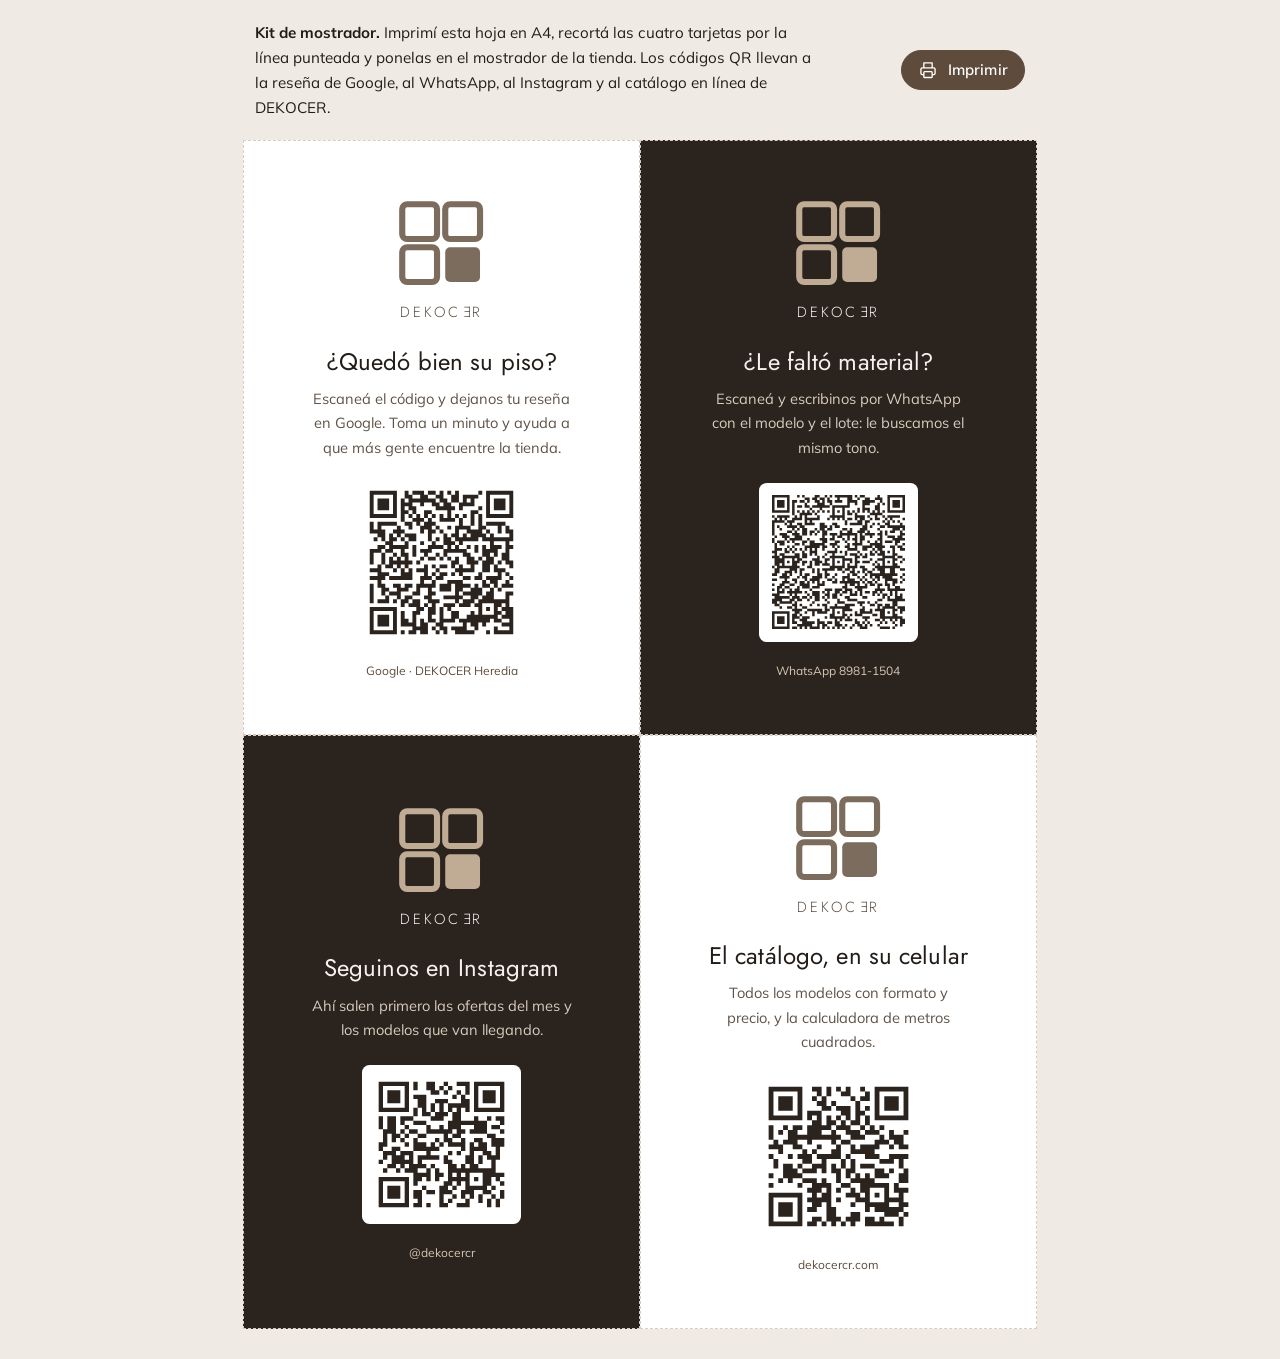
<file: pro/kit-mostrador.html>
<!doctype html>
<html lang="es">
<head>
<meta charset="utf-8">
<meta name="viewport" content="width=device-width, initial-scale=1">
<title>Kit de mostrador · DEKOCER</title>
<meta name="robots" content="noindex,nofollow">
<link rel="icon" href="img/favicon.svg" type="image/svg+xml">
<link rel="preconnect" href="https://fonts.googleapis.com">
<link rel="preconnect" href="https://fonts.gstatic.com" crossorigin>
<link href="https://fonts.googleapis.com/css2?family=Jost:wght@300;400;500&family=Mulish:wght@400;600;700&display=swap" rel="stylesheet">
<link rel="stylesheet" href="css/styles.css">
<link rel="stylesheet" href="css/site.css">
</head>
<body data-page="kit" class="kit-page">

<!-- @sprite (bloque compartido: se sincroniza con herramientas/sync_parciales.py) -->
<svg xmlns="http://www.w3.org/2000/svg" style="display:none">
  <symbol id="i-marca" viewBox="0 0 24 24" fill="none" stroke="currentColor" stroke-width="1.5" stroke-linejoin="round"><rect x="2.5" y="2.5" width="8.5" height="8.5" rx="1.2"/><rect x="13" y="2.5" width="8.5" height="8.5" rx="1.2"/><rect x="2.5" y="13" width="8.5" height="8.5" rx="1.2"/><rect x="13" y="13" width="8.5" height="8.5" rx="1.2" fill="currentColor" stroke="none"/></symbol>
  <symbol id="i-orn" viewBox="0 0 132 22" fill="none" stroke="currentColor" stroke-width="1.3" stroke-linecap="round"><path d="M4 8h124M4 14h124"/><path d="M26 8V3M66 8V3M106 8V3M46 14v5M86 14v5M126 14v5M6 14v5"/></symbol>
  <symbol id="i-wa" viewBox="0 0 24 24"><path fill="currentColor" d="M17.47 14.38c-.3-.15-1.76-.87-2.03-.97-.27-.1-.47-.15-.67.15-.2.3-.77.97-.94 1.16-.17.2-.35.22-.64.07-.3-.15-1.26-.46-2.39-1.47-.88-.79-1.48-1.76-1.65-2.06-.17-.3-.02-.46.13-.6.13-.14.3-.35.45-.52.15-.17.2-.3.3-.5.1-.2.05-.37-.03-.52-.07-.15-.67-1.61-.92-2.2-.24-.59-.49-.5-.67-.51h-.57c-.2 0-.52.07-.8.37-.27.3-1.04 1.02-1.04 2.48s1.07 2.88 1.21 3.07c.15.2 2.1 3.2 5.08 4.49.71.3 1.26.49 1.7.63.71.22 1.36.19 1.87.12.57-.09 1.76-.72 2-1.42.25-.69.25-1.29.18-1.41-.08-.13-.28-.2-.57-.35Zm-5.42 7.4h-.01a9.87 9.87 0 0 1-5.03-1.38l-.36-.21-3.74.98 1-3.65-.24-.37a9.86 9.86 0 0 1-1.51-5.26c0-5.45 4.44-9.88 9.89-9.88 2.64 0 5.12 1.03 6.99 2.9a9.83 9.83 0 0 1 2.89 7c0 5.45-4.44 9.88-9.88 9.88Zm8.41-18.3A11.82 11.82 0 0 0 12.05 0C5.5 0 .16 5.34.16 11.89c0 2.1.55 4.14 1.59 5.95L.06 24l6.3-1.65a11.88 11.88 0 0 0 5.68 1.45h.01c6.55 0 11.89-5.34 11.89-11.89a11.82 11.82 0 0 0-3.48-8.41Z"/></symbol>
  <symbol id="i-ig" viewBox="0 0 24 24" fill="none" stroke="currentColor" stroke-width="1.7"><rect x="3" y="3" width="18" height="18" rx="5"/><circle cx="12" cy="12" r="4.2"/><circle cx="17.4" cy="6.6" r="1.1" fill="currentColor" stroke="none"/></symbol>
  <symbol id="i-fb" viewBox="0 0 24 24"><path fill="currentColor" d="M13.5 21v-7.5h2.6l.4-3.1h-3V8.5c0-.9.3-1.5 1.6-1.5h1.6V4.2c-.3 0-1.2-.1-2.3-.1-2.3 0-3.9 1.4-3.9 4v2.3H8v3.1h2.5V21h3Z"/></symbol>
  <symbol id="i-phone" viewBox="0 0 24 24" fill="none" stroke="currentColor" stroke-width="1.6" stroke-linejoin="round"><path d="M6.6 3.5h2.6l1.3 4-1.9 1.3a11 11 0 0 0 6.6 6.6l1.3-1.9 4 1.3v2.6a2 2 0 0 1-2.2 2A16.5 16.5 0 0 1 4.6 5.7a2 2 0 0 1 2-2.2Z"/></symbol>
  <symbol id="i-mail" viewBox="0 0 24 24" fill="none" stroke="currentColor" stroke-width="1.6" stroke-linejoin="round"><rect x="2.5" y="5" width="19" height="14" rx="2.5"/><path d="m3.5 7 8.5 6 8.5-6"/></symbol>
  <symbol id="i-pin" viewBox="0 0 24 24" fill="none" stroke="currentColor" stroke-width="1.6"><path d="M12 21s-7-6.1-7-11.5A7 7 0 0 1 19 9.5C19 14.9 12 21 12 21Z"/><circle cx="12" cy="9.5" r="2.6"/></symbol>
  <symbol id="i-clock" viewBox="0 0 24 24" fill="none" stroke="currentColor" stroke-width="1.6" stroke-linecap="round"><circle cx="12" cy="12" r="8.5"/><path d="M12 7.5V12l3 2"/></symbol>
  <symbol id="i-cal" viewBox="0 0 24 24" fill="none" stroke="currentColor" stroke-width="1.6" stroke-linecap="round"><rect x="3.5" y="5" width="17" height="15.5" rx="2.5"/><path d="M3.5 9.5h17M8 3v4M16 3v4"/></symbol>
  <symbol id="i-map" viewBox="0 0 24 24" fill="none" stroke="currentColor" stroke-width="1.6" stroke-linejoin="round"><path d="m9 4.5-5 2v13l5-2 6 2 5-2v-13l-5 2-6-2Z"/><path d="M9 4.5v13M15 6.5v13"/></symbol>
  <symbol id="i-nav" viewBox="0 0 24 24" fill="none" stroke="currentColor" stroke-width="1.6" stroke-linejoin="round"><path d="m4 11 16-7-7 16-2-7-7-2Z"/></symbol>
  <symbol id="i-star" viewBox="0 0 24 24"><path fill="currentColor" d="m12 3.2 2.7 5.5 6 .9-4.35 4.25 1.03 6L12 17.02l-5.38 2.83 1.03-6L3.3 9.6l6-.9L12 3.2Z"/></symbol>
  <symbol id="i-check" viewBox="0 0 24 24" fill="none" stroke="currentColor" stroke-width="2" stroke-linecap="round" stroke-linejoin="round"><path d="m5 12.5 4.2 4.2L19 7"/></symbol>
  <symbol id="i-arrow" viewBox="0 0 24 24" fill="none" stroke="currentColor" stroke-width="1.8" stroke-linecap="round" stroke-linejoin="round"><path d="M5 12h14M13 6l6 6-6 6"/></symbol>
  <symbol id="i-share" viewBox="0 0 24 24" fill="none" stroke="currentColor" stroke-width="1.6"><circle cx="18" cy="5.5" r="2.5"/><circle cx="6" cy="12" r="2.5"/><circle cx="18" cy="18.5" r="2.5"/><path d="m8.2 10.8 7.6-4.1M8.2 13.2l7.6 4.1"/></symbol>
  <symbol id="i-sparkle" viewBox="0 0 24 24" fill="none" stroke="currentColor" stroke-width="1.5" stroke-linejoin="round"><path d="M12 3.5c.6 4.4 2.1 5.9 6.5 6.5-4.4.6-5.9 2.1-6.5 6.5-.6-4.4-2.1-5.9-6.5-6.5 4.4-.6 5.9-2.1 6.5-6.5Z"/><path d="M18.5 15.5c.25 1.7.8 2.25 2.5 2.5-1.7.25-2.25.8-2.5 2.5-.25-1.7-.8-2.25-2.5-2.5 1.7-.25 2.25-.8 2.5-2.5Z"/></symbol>
  <symbol id="i-marmol" viewBox="0 0 24 24" fill="none" stroke="currentColor" stroke-width="1.5" stroke-linejoin="round"><rect x="3" y="3" width="18" height="18" rx="2.2"/><path d="M5.5 15.5c2.6-1 3.8-3.6 6.5-5.3 2-1.2 3.4-1.6 5-1.9" stroke-linecap="round"/><path d="M8.5 20c1.3-2 2.7-3 4.6-3.6" stroke-linecap="round"/></symbol>
  <symbol id="i-piso" viewBox="0 0 24 24" fill="none" stroke="currentColor" stroke-width="1.5" stroke-linejoin="round"><rect x="3" y="3" width="18" height="18" rx="2.2"/><path d="M12 3v18M3 12h18"/></symbol>
  <symbol id="i-madera" viewBox="0 0 24 24" fill="none" stroke="currentColor" stroke-width="1.5" stroke-linejoin="round"><rect x="2.5" y="4.5" width="19" height="15" rx="1.8"/><path d="M2.5 9.5h19M2.5 14.5h19"/><path d="M6 6.7c2.4.7 5.6.7 8 0M8 11.7c2.4.7 5.6.7 8 0M5 16.7c2.4.7 5.6.7 8 0" stroke-linecap="round"/></symbol>
  <symbol id="i-sol" viewBox="0 0 24 24" fill="none" stroke="currentColor" stroke-width="1.5" stroke-linecap="round" stroke-linejoin="round"><circle cx="12" cy="8.5" r="3.8"/><path d="M12 1.8v1.6M12 13.6v.4M3.8 8.5H2.2M21.8 8.5h-1.6M6.2 2.7 5 1.6M17.8 2.7 19 1.6"/><path d="M2.5 17.5h19M2.5 21h19M8 17.5V21M16 17.5V21"/></symbol>
  <symbol id="i-azulejo" viewBox="0 0 24 24" fill="none" stroke="currentColor" stroke-width="1.5" stroke-linejoin="round"><rect x="2.5" y="5" width="19" height="14" rx="1.8"/><path d="M2.5 9.7h19M2.5 14.3h19M9 5v4.7M15 9.7v4.6M9 14.3V19"/></symbol>
  <symbol id="i-fachaleta" viewBox="0 0 24 24" fill="none" stroke="currentColor" stroke-width="2.2" stroke-linecap="round"><path d="M3.5 5.5h13M3.5 10h17M3.5 14.5h9.5M3.5 19h14.5"/></symbol>
  <symbol id="i-regla" viewBox="0 0 24 24" fill="none" stroke="currentColor" stroke-width="1.5" stroke-linejoin="round"><rect x="1.8" y="8.5" width="20.4" height="7" rx="1.6"/><path d="M6 8.5v3M9.8 8.5v4.4M13.6 8.5v3M17.4 8.5v4.4" stroke-linecap="round"/></symbol>
  <symbol id="i-lote" viewBox="0 0 24 24" fill="none" stroke="currentColor" stroke-width="1.5" stroke-linejoin="round"><path d="M3.5 7.5 12 3l8.5 4.5v9L12 21l-8.5-4.5v-9Z"/><path d="m3.5 7.5 8.5 4.6 8.5-4.6M12 12.1V21"/></symbol>
  <symbol id="i-tienda" viewBox="0 0 24 24" fill="none" stroke="currentColor" stroke-width="1.5" stroke-linejoin="round"><path d="M4.5 10.5V20h15v-9.5"/><path d="M2.5 9.7 4.5 4h15l2 5.7a2.9 2.9 0 0 1-5.4 1.6 2.9 2.9 0 0 1-4.9 0 2.9 2.9 0 0 1-5.4-1.6Z"/><path d="M10 20v-5.5h4V20"/></symbol>
  <symbol id="i-search" viewBox="0 0 24 24" fill="none" stroke="currentColor" stroke-width="1.7" stroke-linecap="round"><circle cx="10.5" cy="10.5" r="6.5"/><path d="m15.5 15.5 5 5"/></symbol>
  <symbol id="i-info" viewBox="0 0 24 24" fill="none" stroke="currentColor" stroke-width="1.7" stroke-linecap="round"><circle cx="12" cy="12" r="8.5"/><path d="M12 11v5.5M12 7.8h.01"/></symbol>
  <symbol id="i-calc" viewBox="0 0 24 24" fill="none" stroke="currentColor" stroke-width="1.6" stroke-linecap="round"><rect x="5" y="3" width="14" height="18" rx="2.5"/><path d="M8.5 7h7M8.5 11.5h.01M12 11.5h.01M15.5 11.5h.01M8.5 15h.01M12 15h.01M15.5 15v2.8M8.5 18h.01M12 18h.01"/></symbol>
  <symbol id="i-card" viewBox="0 0 24 24" fill="none" stroke="currentColor" stroke-width="1.6" stroke-linecap="round"><rect x="3" y="5.5" width="18" height="13" rx="2.5"/><path d="M3 10h18M7 14.5h4"/></symbol>
  <symbol id="i-chat" viewBox="0 0 24 24" fill="none" stroke="currentColor" stroke-width="1.6" stroke-linejoin="round"><path d="M4 5.5h16v10H9l-5 4v-14Z"/><path d="M8 9.5h8M8 12.5h5" stroke-linecap="round"/></symbol>
  <symbol id="i-print" viewBox="0 0 24 24" fill="none" stroke="currentColor" stroke-width="1.6" stroke-linejoin="round"><path d="M7 9V3.5h10V9M7 17.5H5a1.5 1.5 0 0 1-1.5-1.5v-5A1.5 1.5 0 0 1 5 9.5h14a1.5 1.5 0 0 1 1.5 1.5v5a1.5 1.5 0 0 1-1.5 1.5h-2"/><rect x="7" y="14" width="10" height="7" rx="1"/></symbol>
  <symbol id="i-globe" viewBox="0 0 24 24" fill="none" stroke="currentColor" stroke-width="1.6"><circle cx="12" cy="12" r="8.5"/><path d="M3.5 12h17M12 3.5c2.3 2.4 3.4 5.2 3.4 8.5s-1.1 6.1-3.4 8.5M12 3.5C9.7 5.9 8.6 8.7 8.6 12s1.1 6.1 3.4 8.5"/></symbol>
  <symbol id="i-close" viewBox="0 0 24 24" fill="none" stroke="currentColor" stroke-width="1.8" stroke-linecap="round"><path d="M6 6l12 12M18 6 6 18"/></symbol>
</svg>
<!-- /@sprite -->

<div class="kit-bar">
  <p><b>Kit de mostrador.</b> Imprimí esta hoja en A4, recortá las cuatro tarjetas por la línea punteada y ponelas en el mostrador de la tienda. Los códigos QR llevan a la reseña de Google, al WhatsApp, al Instagram y al catálogo en línea de DEKOCER.</p>
  <button class="btn btn--primary btn--sm" type="button" data-print><svg aria-hidden="true"><use href="#i-print"/></svg>Imprimir</button>
</div>

<main class="kit">
  <section class="kit__card">
    <svg class="kit__loto" aria-hidden="true"><use href="#i-marca"/></svg>
    <p class="kit__marca">DEKOC<i>E</i>R</p>
    <h2>¿Quedó bien su piso?</h2>
    <p>Escaneá el código y dejanos tu reseña en Google. Toma un minuto y ayuda a que más gente encuentre la tienda.</p>
    <img class="kit__qr" src="img/qr-resena.svg" alt="Código QR para dejar una reseña de DEKOCER en Google" width="200" height="200">
    <p class="kit__url">Google · DEKOCER Heredia</p>
  </section>

  <section class="kit__card kit__card--dark">
    <svg class="kit__loto" aria-hidden="true"><use href="#i-marca"/></svg>
    <p class="kit__marca">DEKOC<i>E</i>R</p>
    <h2>¿Le faltó material?</h2>
    <p>Escaneá y escribinos por WhatsApp con el modelo y el lote: le buscamos el mismo tono.</p>
    <img class="kit__qr" src="img/qr-whatsapp.svg" alt="Código QR para escribir a DEKOCER por WhatsApp" width="200" height="200">
    <p class="kit__url">WhatsApp 8981-1504</p>
  </section>

  <section class="kit__card kit__card--dark">
    <svg class="kit__loto" aria-hidden="true"><use href="#i-marca"/></svg>
    <p class="kit__marca">DEKOC<i>E</i>R</p>
    <h2>Seguinos en Instagram</h2>
    <p>Ahí salen primero las ofertas del mes y los modelos que van llegando.</p>
    <img class="kit__qr" src="img/qr-instagram.svg" alt="Código QR del Instagram de DEKOCER" width="200" height="200">
    <p class="kit__url">@dekocercr</p>
  </section>

  <section class="kit__card">
    <svg class="kit__loto" aria-hidden="true"><use href="#i-marca"/></svg>
    <p class="kit__marca">DEKOC<i>E</i>R</p>
    <h2>El catálogo, en su celular</h2>
    <p>Todos los modelos con formato y precio, y la calculadora de metros cuadrados.</p>
    <img class="kit__qr" src="img/qr-catalogo.svg" alt="Código QR del catálogo en línea de DEKOCER" width="200" height="200">
    <p class="kit__url">dekocercr.com</p>
  </section>
</main>

<script src="js/core.js"></script>
<script src="js/main.js"></script>
</body>
</html>
</file>
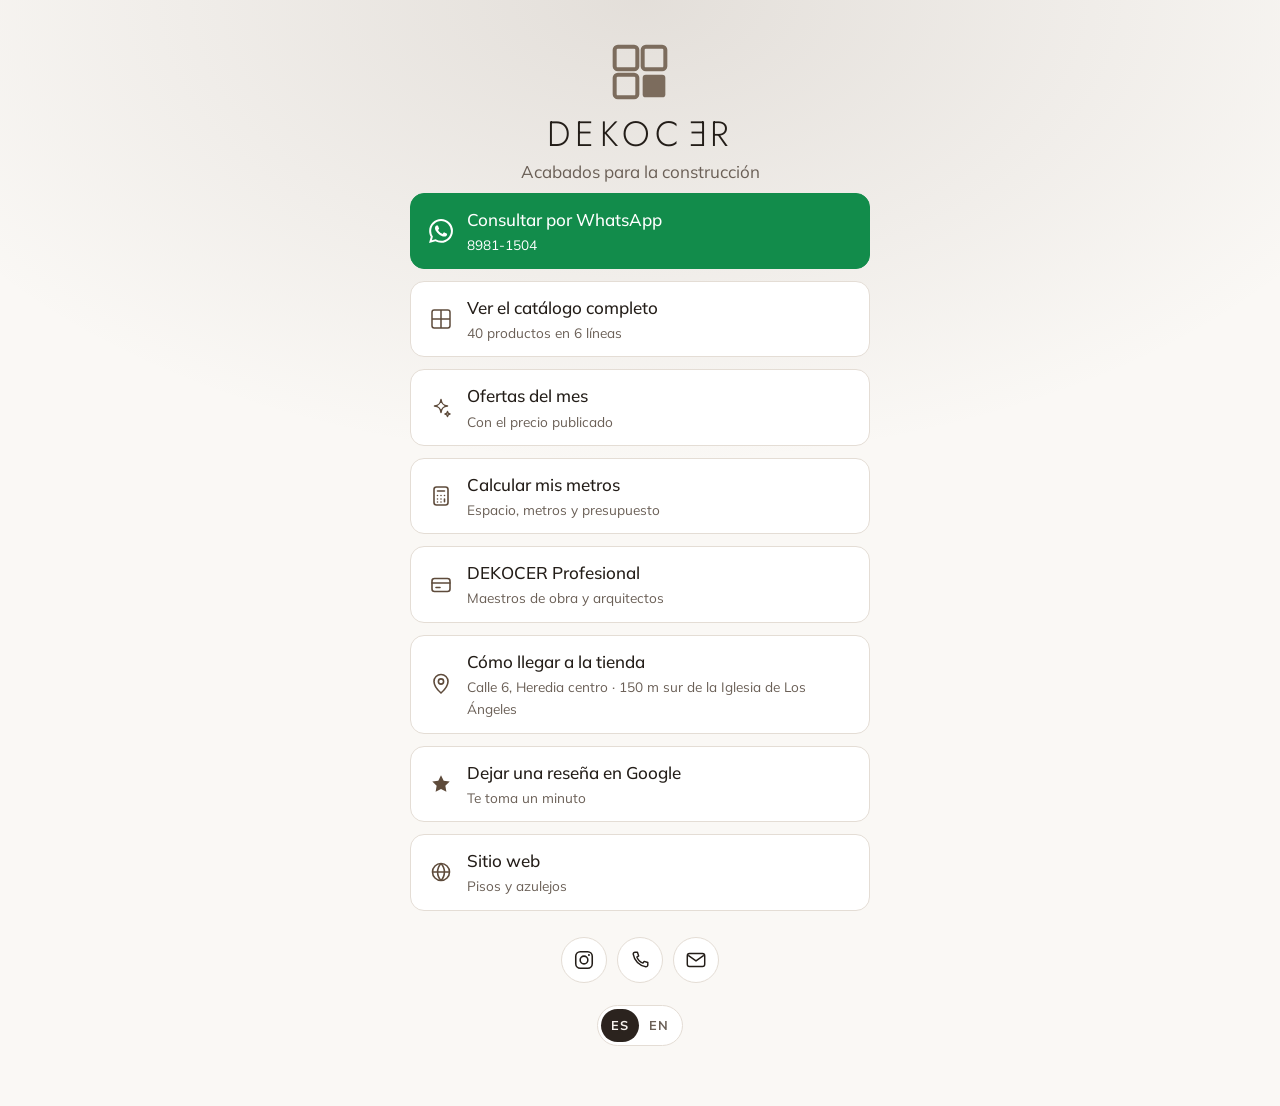
<file: pro/links.html>
<!doctype html>
<html lang="es">
<head>
<meta charset="utf-8">
<meta name="viewport" content="width=device-width, initial-scale=1">
<title data-i18n="meta.links.title">DEKOCER Heredia · Enlaces</title>
<meta name="description" content="Catálogo, ofertas del mes, cotizador de metros, cómo llegar a la tienda en Heredia y WhatsApp de DEKOCER, pisos y azulejos." data-i18n-attr="content:meta.links.desc">
<!-- Página para el enlace de la bio de Instagram: se mantiene fuera de Google -->
<meta name="robots" content="noindex,follow">
<meta name="theme-color" content="#2B231E">
<link rel="icon" href="img/favicon.svg" type="image/svg+xml">
<link rel="apple-touch-icon" href="img/apple-touch-icon.png">
<meta property="og:type" content="website">
<meta property="og:site_name" content="DEKOCER">
<meta property="og:title" content="DEKOCER · Pisos y Azulejos, Heredia">
<meta property="og:description" content="Catálogo, ofertas, cotizador y cómo llegar.">
<meta property="og:image" content="img/og.jpg">
<link rel="preconnect" href="https://fonts.googleapis.com">
<link rel="preconnect" href="https://fonts.gstatic.com" crossorigin>
<link href="https://fonts.googleapis.com/css2?family=Jost:wght@300;400;500&family=Mulish:wght@400;600;700&display=swap" rel="stylesheet">
<link rel="stylesheet" href="css/styles.css">
<link rel="stylesheet" href="css/site.css">
</head>
<body data-page="links" class="links-page">

<!-- @sprite (bloque compartido: se sincroniza con herramientas/sync_parciales.py) -->
<svg xmlns="http://www.w3.org/2000/svg" style="display:none">
  <symbol id="i-marca" viewBox="0 0 24 24" fill="none" stroke="currentColor" stroke-width="1.5" stroke-linejoin="round"><rect x="2.5" y="2.5" width="8.5" height="8.5" rx="1.2"/><rect x="13" y="2.5" width="8.5" height="8.5" rx="1.2"/><rect x="2.5" y="13" width="8.5" height="8.5" rx="1.2"/><rect x="13" y="13" width="8.5" height="8.5" rx="1.2" fill="currentColor" stroke="none"/></symbol>
  <symbol id="i-orn" viewBox="0 0 132 22" fill="none" stroke="currentColor" stroke-width="1.3" stroke-linecap="round"><path d="M4 8h124M4 14h124"/><path d="M26 8V3M66 8V3M106 8V3M46 14v5M86 14v5M126 14v5M6 14v5"/></symbol>
  <symbol id="i-wa" viewBox="0 0 24 24"><path fill="currentColor" d="M17.47 14.38c-.3-.15-1.76-.87-2.03-.97-.27-.1-.47-.15-.67.15-.2.3-.77.97-.94 1.16-.17.2-.35.22-.64.07-.3-.15-1.26-.46-2.39-1.47-.88-.79-1.48-1.76-1.65-2.06-.17-.3-.02-.46.13-.6.13-.14.3-.35.45-.52.15-.17.2-.3.3-.5.1-.2.05-.37-.03-.52-.07-.15-.67-1.61-.92-2.2-.24-.59-.49-.5-.67-.51h-.57c-.2 0-.52.07-.8.37-.27.3-1.04 1.02-1.04 2.48s1.07 2.88 1.21 3.07c.15.2 2.1 3.2 5.08 4.49.71.3 1.26.49 1.7.63.71.22 1.36.19 1.87.12.57-.09 1.76-.72 2-1.42.25-.69.25-1.29.18-1.41-.08-.13-.28-.2-.57-.35Zm-5.42 7.4h-.01a9.87 9.87 0 0 1-5.03-1.38l-.36-.21-3.74.98 1-3.65-.24-.37a9.86 9.86 0 0 1-1.51-5.26c0-5.45 4.44-9.88 9.89-9.88 2.64 0 5.12 1.03 6.99 2.9a9.83 9.83 0 0 1 2.89 7c0 5.45-4.44 9.88-9.88 9.88Zm8.41-18.3A11.82 11.82 0 0 0 12.05 0C5.5 0 .16 5.34.16 11.89c0 2.1.55 4.14 1.59 5.95L.06 24l6.3-1.65a11.88 11.88 0 0 0 5.68 1.45h.01c6.55 0 11.89-5.34 11.89-11.89a11.82 11.82 0 0 0-3.48-8.41Z"/></symbol>
  <symbol id="i-ig" viewBox="0 0 24 24" fill="none" stroke="currentColor" stroke-width="1.7"><rect x="3" y="3" width="18" height="18" rx="5"/><circle cx="12" cy="12" r="4.2"/><circle cx="17.4" cy="6.6" r="1.1" fill="currentColor" stroke="none"/></symbol>
  <symbol id="i-fb" viewBox="0 0 24 24"><path fill="currentColor" d="M13.5 21v-7.5h2.6l.4-3.1h-3V8.5c0-.9.3-1.5 1.6-1.5h1.6V4.2c-.3 0-1.2-.1-2.3-.1-2.3 0-3.9 1.4-3.9 4v2.3H8v3.1h2.5V21h3Z"/></symbol>
  <symbol id="i-phone" viewBox="0 0 24 24" fill="none" stroke="currentColor" stroke-width="1.6" stroke-linejoin="round"><path d="M6.6 3.5h2.6l1.3 4-1.9 1.3a11 11 0 0 0 6.6 6.6l1.3-1.9 4 1.3v2.6a2 2 0 0 1-2.2 2A16.5 16.5 0 0 1 4.6 5.7a2 2 0 0 1 2-2.2Z"/></symbol>
  <symbol id="i-mail" viewBox="0 0 24 24" fill="none" stroke="currentColor" stroke-width="1.6" stroke-linejoin="round"><rect x="2.5" y="5" width="19" height="14" rx="2.5"/><path d="m3.5 7 8.5 6 8.5-6"/></symbol>
  <symbol id="i-pin" viewBox="0 0 24 24" fill="none" stroke="currentColor" stroke-width="1.6"><path d="M12 21s-7-6.1-7-11.5A7 7 0 0 1 19 9.5C19 14.9 12 21 12 21Z"/><circle cx="12" cy="9.5" r="2.6"/></symbol>
  <symbol id="i-clock" viewBox="0 0 24 24" fill="none" stroke="currentColor" stroke-width="1.6" stroke-linecap="round"><circle cx="12" cy="12" r="8.5"/><path d="M12 7.5V12l3 2"/></symbol>
  <symbol id="i-cal" viewBox="0 0 24 24" fill="none" stroke="currentColor" stroke-width="1.6" stroke-linecap="round"><rect x="3.5" y="5" width="17" height="15.5" rx="2.5"/><path d="M3.5 9.5h17M8 3v4M16 3v4"/></symbol>
  <symbol id="i-map" viewBox="0 0 24 24" fill="none" stroke="currentColor" stroke-width="1.6" stroke-linejoin="round"><path d="m9 4.5-5 2v13l5-2 6 2 5-2v-13l-5 2-6-2Z"/><path d="M9 4.5v13M15 6.5v13"/></symbol>
  <symbol id="i-nav" viewBox="0 0 24 24" fill="none" stroke="currentColor" stroke-width="1.6" stroke-linejoin="round"><path d="m4 11 16-7-7 16-2-7-7-2Z"/></symbol>
  <symbol id="i-star" viewBox="0 0 24 24"><path fill="currentColor" d="m12 3.2 2.7 5.5 6 .9-4.35 4.25 1.03 6L12 17.02l-5.38 2.83 1.03-6L3.3 9.6l6-.9L12 3.2Z"/></symbol>
  <symbol id="i-check" viewBox="0 0 24 24" fill="none" stroke="currentColor" stroke-width="2" stroke-linecap="round" stroke-linejoin="round"><path d="m5 12.5 4.2 4.2L19 7"/></symbol>
  <symbol id="i-arrow" viewBox="0 0 24 24" fill="none" stroke="currentColor" stroke-width="1.8" stroke-linecap="round" stroke-linejoin="round"><path d="M5 12h14M13 6l6 6-6 6"/></symbol>
  <symbol id="i-share" viewBox="0 0 24 24" fill="none" stroke="currentColor" stroke-width="1.6"><circle cx="18" cy="5.5" r="2.5"/><circle cx="6" cy="12" r="2.5"/><circle cx="18" cy="18.5" r="2.5"/><path d="m8.2 10.8 7.6-4.1M8.2 13.2l7.6 4.1"/></symbol>
  <symbol id="i-sparkle" viewBox="0 0 24 24" fill="none" stroke="currentColor" stroke-width="1.5" stroke-linejoin="round"><path d="M12 3.5c.6 4.4 2.1 5.9 6.5 6.5-4.4.6-5.9 2.1-6.5 6.5-.6-4.4-2.1-5.9-6.5-6.5 4.4-.6 5.9-2.1 6.5-6.5Z"/><path d="M18.5 15.5c.25 1.7.8 2.25 2.5 2.5-1.7.25-2.25.8-2.5 2.5-.25-1.7-.8-2.25-2.5-2.5 1.7-.25 2.25-.8 2.5-2.5Z"/></symbol>
  <symbol id="i-marmol" viewBox="0 0 24 24" fill="none" stroke="currentColor" stroke-width="1.5" stroke-linejoin="round"><rect x="3" y="3" width="18" height="18" rx="2.2"/><path d="M5.5 15.5c2.6-1 3.8-3.6 6.5-5.3 2-1.2 3.4-1.6 5-1.9" stroke-linecap="round"/><path d="M8.5 20c1.3-2 2.7-3 4.6-3.6" stroke-linecap="round"/></symbol>
  <symbol id="i-piso" viewBox="0 0 24 24" fill="none" stroke="currentColor" stroke-width="1.5" stroke-linejoin="round"><rect x="3" y="3" width="18" height="18" rx="2.2"/><path d="M12 3v18M3 12h18"/></symbol>
  <symbol id="i-madera" viewBox="0 0 24 24" fill="none" stroke="currentColor" stroke-width="1.5" stroke-linejoin="round"><rect x="2.5" y="4.5" width="19" height="15" rx="1.8"/><path d="M2.5 9.5h19M2.5 14.5h19"/><path d="M6 6.7c2.4.7 5.6.7 8 0M8 11.7c2.4.7 5.6.7 8 0M5 16.7c2.4.7 5.6.7 8 0" stroke-linecap="round"/></symbol>
  <symbol id="i-sol" viewBox="0 0 24 24" fill="none" stroke="currentColor" stroke-width="1.5" stroke-linecap="round" stroke-linejoin="round"><circle cx="12" cy="8.5" r="3.8"/><path d="M12 1.8v1.6M12 13.6v.4M3.8 8.5H2.2M21.8 8.5h-1.6M6.2 2.7 5 1.6M17.8 2.7 19 1.6"/><path d="M2.5 17.5h19M2.5 21h19M8 17.5V21M16 17.5V21"/></symbol>
  <symbol id="i-azulejo" viewBox="0 0 24 24" fill="none" stroke="currentColor" stroke-width="1.5" stroke-linejoin="round"><rect x="2.5" y="5" width="19" height="14" rx="1.8"/><path d="M2.5 9.7h19M2.5 14.3h19M9 5v4.7M15 9.7v4.6M9 14.3V19"/></symbol>
  <symbol id="i-fachaleta" viewBox="0 0 24 24" fill="none" stroke="currentColor" stroke-width="2.2" stroke-linecap="round"><path d="M3.5 5.5h13M3.5 10h17M3.5 14.5h9.5M3.5 19h14.5"/></symbol>
  <symbol id="i-regla" viewBox="0 0 24 24" fill="none" stroke="currentColor" stroke-width="1.5" stroke-linejoin="round"><rect x="1.8" y="8.5" width="20.4" height="7" rx="1.6"/><path d="M6 8.5v3M9.8 8.5v4.4M13.6 8.5v3M17.4 8.5v4.4" stroke-linecap="round"/></symbol>
  <symbol id="i-lote" viewBox="0 0 24 24" fill="none" stroke="currentColor" stroke-width="1.5" stroke-linejoin="round"><path d="M3.5 7.5 12 3l8.5 4.5v9L12 21l-8.5-4.5v-9Z"/><path d="m3.5 7.5 8.5 4.6 8.5-4.6M12 12.1V21"/></symbol>
  <symbol id="i-tienda" viewBox="0 0 24 24" fill="none" stroke="currentColor" stroke-width="1.5" stroke-linejoin="round"><path d="M4.5 10.5V20h15v-9.5"/><path d="M2.5 9.7 4.5 4h15l2 5.7a2.9 2.9 0 0 1-5.4 1.6 2.9 2.9 0 0 1-4.9 0 2.9 2.9 0 0 1-5.4-1.6Z"/><path d="M10 20v-5.5h4V20"/></symbol>
  <symbol id="i-search" viewBox="0 0 24 24" fill="none" stroke="currentColor" stroke-width="1.7" stroke-linecap="round"><circle cx="10.5" cy="10.5" r="6.5"/><path d="m15.5 15.5 5 5"/></symbol>
  <symbol id="i-info" viewBox="0 0 24 24" fill="none" stroke="currentColor" stroke-width="1.7" stroke-linecap="round"><circle cx="12" cy="12" r="8.5"/><path d="M12 11v5.5M12 7.8h.01"/></symbol>
  <symbol id="i-calc" viewBox="0 0 24 24" fill="none" stroke="currentColor" stroke-width="1.6" stroke-linecap="round"><rect x="5" y="3" width="14" height="18" rx="2.5"/><path d="M8.5 7h7M8.5 11.5h.01M12 11.5h.01M15.5 11.5h.01M8.5 15h.01M12 15h.01M15.5 15v2.8M8.5 18h.01M12 18h.01"/></symbol>
  <symbol id="i-card" viewBox="0 0 24 24" fill="none" stroke="currentColor" stroke-width="1.6" stroke-linecap="round"><rect x="3" y="5.5" width="18" height="13" rx="2.5"/><path d="M3 10h18M7 14.5h4"/></symbol>
  <symbol id="i-chat" viewBox="0 0 24 24" fill="none" stroke="currentColor" stroke-width="1.6" stroke-linejoin="round"><path d="M4 5.5h16v10H9l-5 4v-14Z"/><path d="M8 9.5h8M8 12.5h5" stroke-linecap="round"/></symbol>
  <symbol id="i-print" viewBox="0 0 24 24" fill="none" stroke="currentColor" stroke-width="1.6" stroke-linejoin="round"><path d="M7 9V3.5h10V9M7 17.5H5a1.5 1.5 0 0 1-1.5-1.5v-5A1.5 1.5 0 0 1 5 9.5h14a1.5 1.5 0 0 1 1.5 1.5v5a1.5 1.5 0 0 1-1.5 1.5h-2"/><rect x="7" y="14" width="10" height="7" rx="1"/></symbol>
  <symbol id="i-globe" viewBox="0 0 24 24" fill="none" stroke="currentColor" stroke-width="1.6"><circle cx="12" cy="12" r="8.5"/><path d="M3.5 12h17M12 3.5c2.3 2.4 3.4 5.2 3.4 8.5s-1.1 6.1-3.4 8.5M12 3.5C9.7 5.9 8.6 8.7 8.6 12s1.1 6.1 3.4 8.5"/></symbol>
  <symbol id="i-close" viewBox="0 0 24 24" fill="none" stroke="currentColor" stroke-width="1.8" stroke-linecap="round"><path d="M6 6l12 12M18 6 6 18"/></symbol>
</svg>
<!-- /@sprite -->

<main class="links">
  <svg class="links__loto" aria-hidden="true"><use href="#i-marca"/></svg>
  <h1 class="wordmark" aria-label="DEKOCER">DEKOC<i>E</i>R</h1>
  <p class="links__sub" data-i18n="marca.sub2">Acabados para la construcción</p>
  <p class="estado" data-render="estado"></p>

  <ul class="links__lista">
    <li><a class="is-main" data-wa="Hola DEKOCER, los vi en Instagram y quiero consultar por un piso." data-wa-en="Hi DEKOCER, I found you on Instagram and would like to ask about a floor tile."><svg aria-hidden="true"><use href="#i-wa"/></svg><span><span data-i18n="links.wa">Consultar por WhatsApp</span><small data-neg="whatsappMostrar"></small></span></a></li>
    <li><a href="servicios.html?utm_source=instagram&amp;utm_medium=bio"><svg aria-hidden="true"><use href="#i-piso"/></svg><span><span data-i18n="links.catalogo">Ver el catálogo completo</span><small data-render="conteo-total"></small></span></a></li>
    <li><a href="index.html?utm_source=instagram&amp;utm_medium=bio#ofertas"><svg aria-hidden="true"><use href="#i-sparkle"/></svg><span><span data-i18n="links.ofertas">Ofertas del mes</span><small data-i18n="links.ofertas.p">Con el precio publicado</small></span></a></li>
    <li><a href="agendar.html?utm_source=instagram&amp;utm_medium=bio#cotizar"><svg aria-hidden="true"><use href="#i-calc"/></svg><span><span data-i18n="cta.cotizar">Calcular mis metros</span><small data-i18n="links.cotizar.p">Espacio, metros y presupuesto</small></span></a></li>
    <li data-flag="membresias"><a href="membresias.html?utm_source=instagram&amp;utm_medium=bio#club"><svg aria-hidden="true"><use href="#i-card"/></svg><span>DEKOCER Profesional<small data-i18n="links.club.p">Maestros de obra y arquitectos</small></span></a></li>
    <li><a data-href="googleMaps"><svg aria-hidden="true"><use href="#i-pin"/></svg><span><span data-i18n="links.llegar">Cómo llegar a la tienda</span><small data-neg="direccion"></small></span></a></li>
    <li><a data-href="escribir-resena"><svg aria-hidden="true"><use href="#i-star"/></svg><span><span data-i18n="ftr.resena">Dejar una reseña en Google</span><small data-i18n="links.resena.p">Te toma un minuto</small></span></a></li>
    <li><a href="index.html?utm_source=instagram&amp;utm_medium=bio"><svg aria-hidden="true"><use href="#i-globe"/></svg><span><span data-i18n="links.sitio">Sitio web</span><small data-neg="eslogan"></small></span></a></li>
  </ul>

  <div class="links__redes">
    <a data-href="instagram" aria-label="Instagram"><svg aria-hidden="true"><use href="#i-ig"/></svg></a>
    <a data-href="facebook" aria-label="Facebook"><svg aria-hidden="true"><use href="#i-fb"/></svg></a>
    <a data-href="tel" aria-label="Llamar" data-i18n-attr="aria-label:links.llamar"><svg aria-hidden="true"><use href="#i-phone"/></svg></a>
    <a data-href="email" aria-label="Correo" data-i18n-attr="aria-label:links.correo"><svg aria-hidden="true"><use href="#i-mail"/></svg></a>
  </div>

  <div class="links__pie">
    <div class="lang" role="group" aria-label="Idioma / Language">
      <button type="button" data-lang="es" aria-pressed="true">ES</button>
      <button type="button" data-lang="en" aria-pressed="false">EN</button>
    </div>
  </div>
</main>

<script src="js/core.js"></script>
<script src="js/en.js"></script>
<script src="js/i18n.js"></script>
<script src="js/main.js"></script>
</body>
</html>
</file>
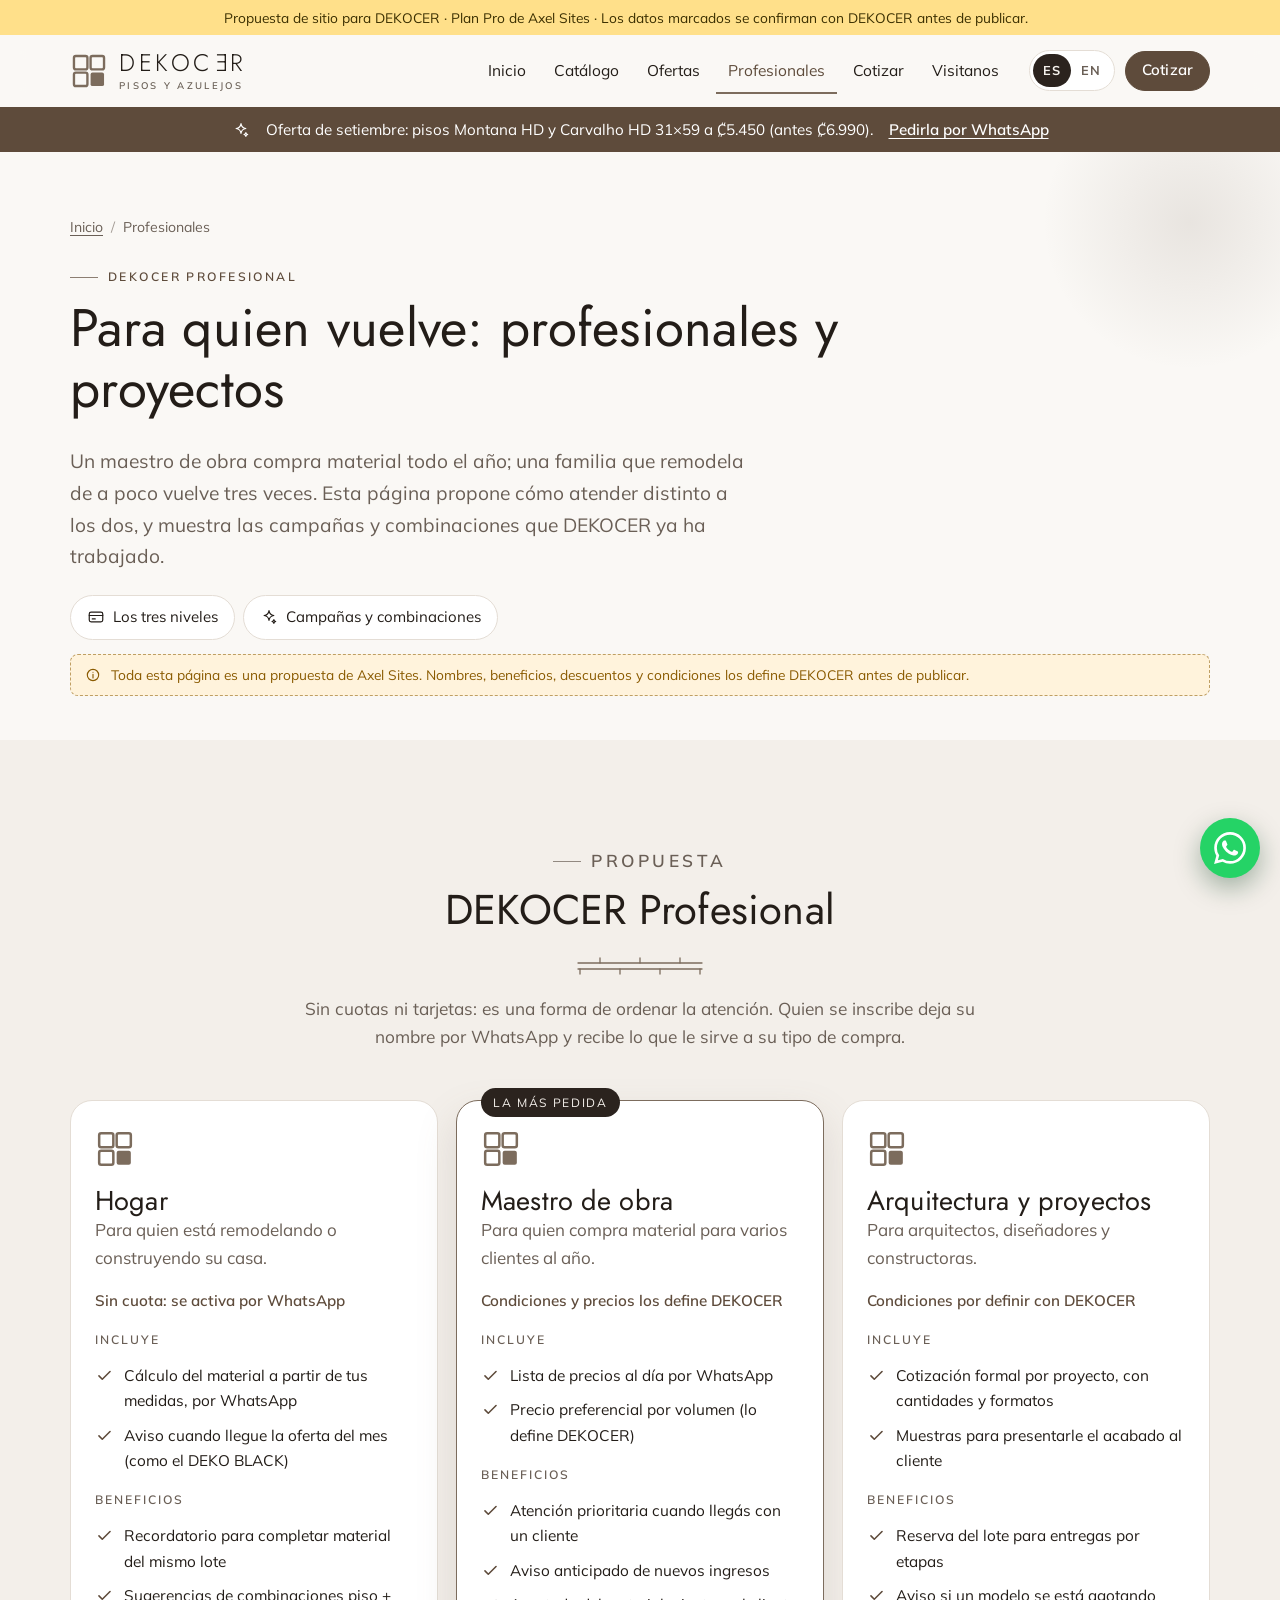
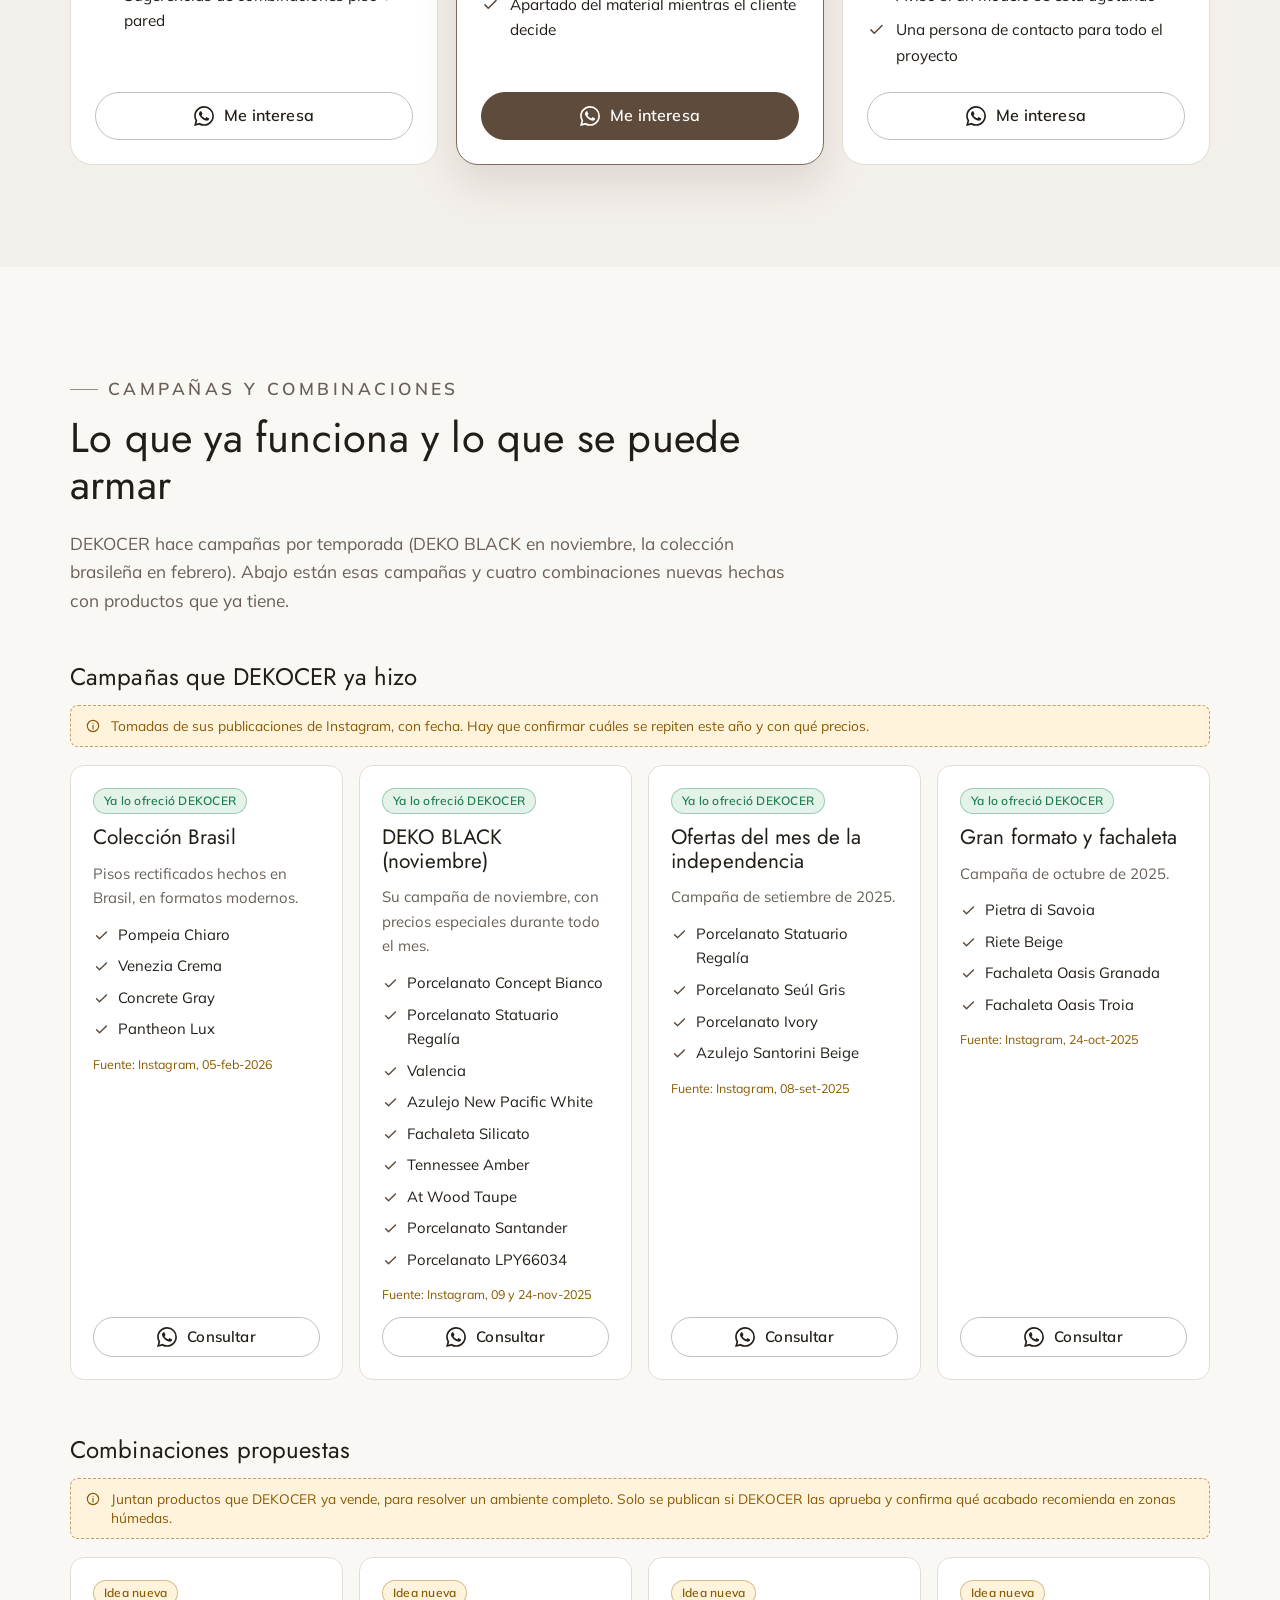
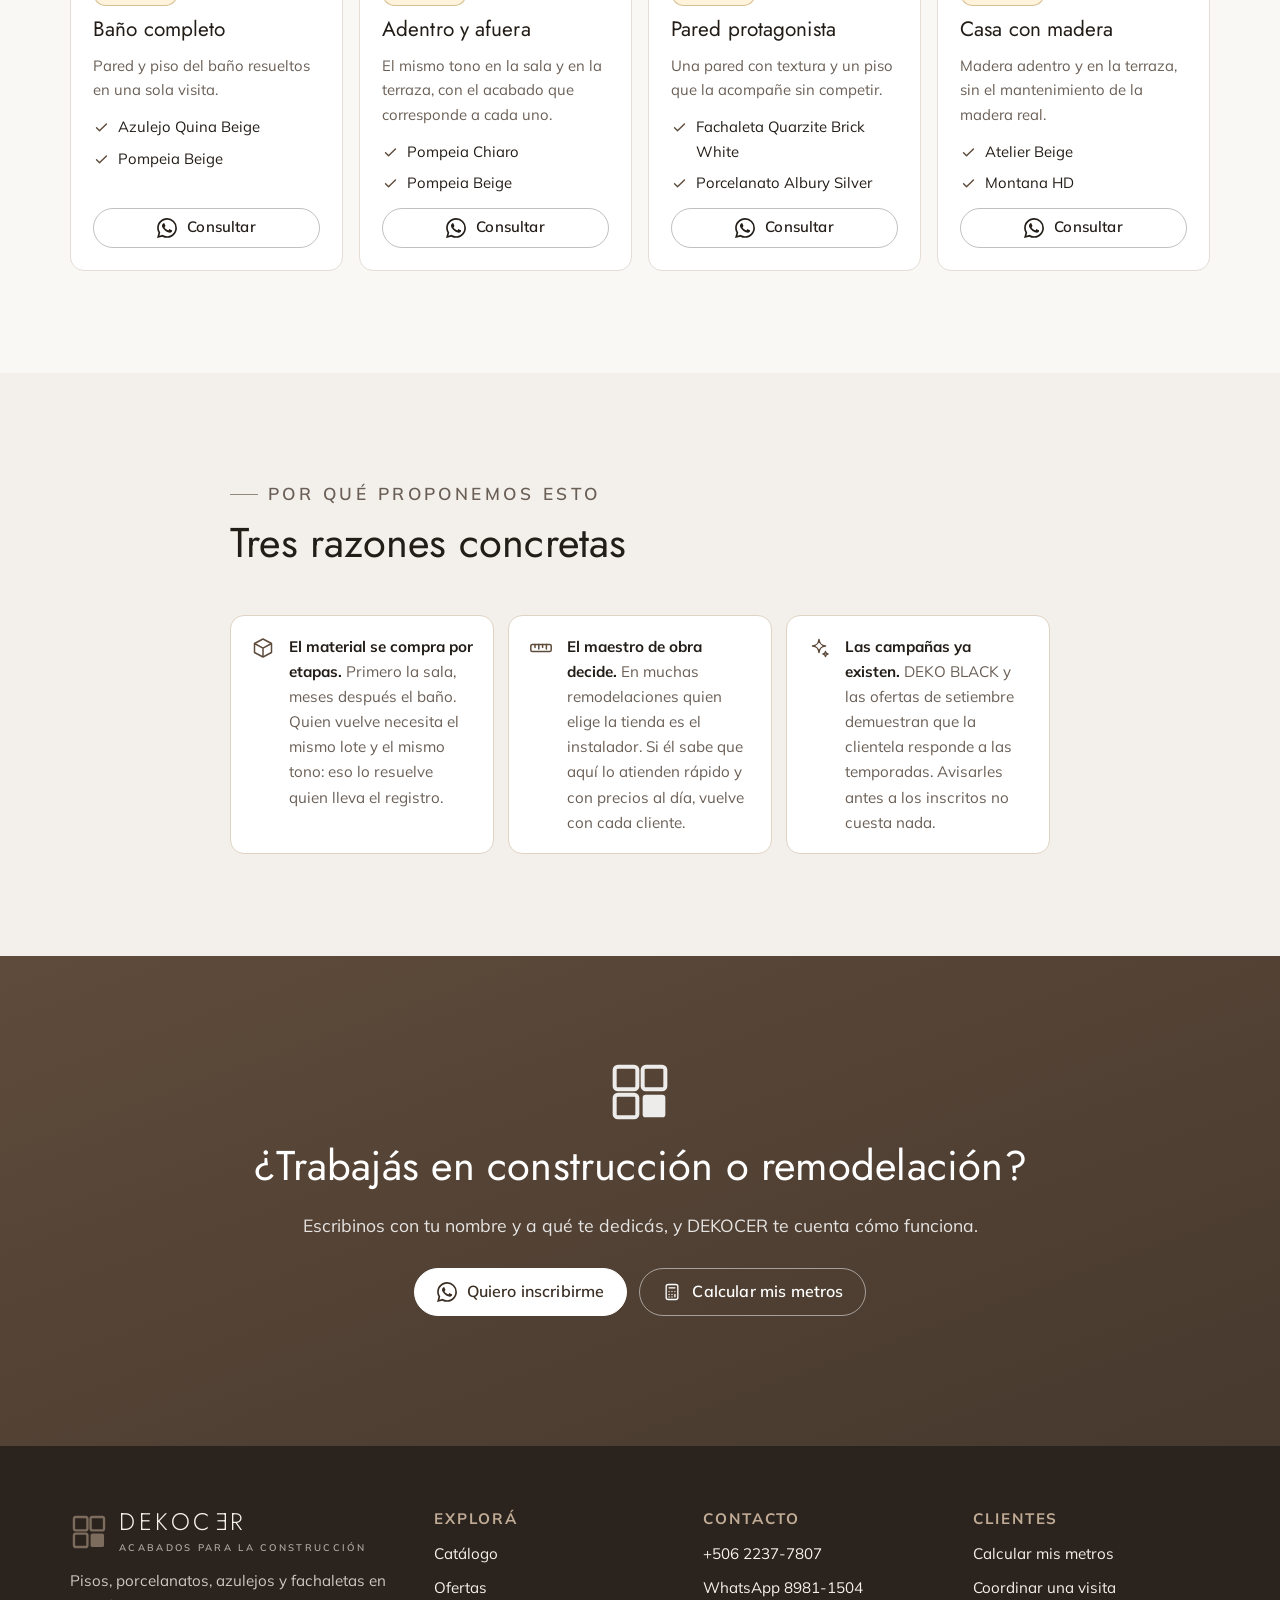
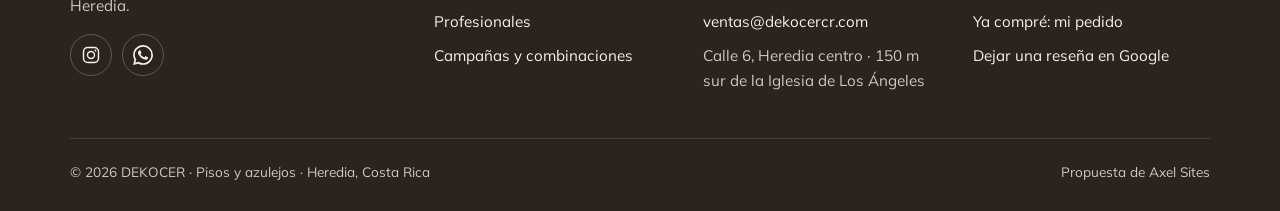
<file: pro/membresias.html>
<!doctype html>
<html lang="es">
<head>
<meta charset="utf-8">
<meta name="viewport" content="width=device-width, initial-scale=1">
<title data-i18n="meta.memb.title">DEKOCER Profesional, campañas y combinaciones | DEKOCER Heredia</title>
<meta name="description" content="Atención para maestros de obra, arquitectos y familias que remodelan: lista de precios al día, apartado de material y combinaciones de piso y pared que ya funcionan." data-i18n-attr="content:meta.memb.desc">
<meta name="robots" content="noindex,nofollow">
<meta name="theme-color" content="#2B231E">
<link rel="icon" href="img/favicon.svg" type="image/svg+xml">
<link rel="apple-touch-icon" href="img/apple-touch-icon.png">
<meta property="og:type" content="website">
<meta property="og:locale" content="es_CR">
<meta property="og:site_name" content="DEKOCER">
<meta property="og:title" content="DEKOCER Profesional · Heredia">
<meta property="og:description" content="Para quien compra material seguido: precios al día, apartado y atención prioritaria.">
<meta property="og:image" content="img/og.jpg">
<meta name="twitter:card" content="summary_large_image">
<link rel="preconnect" href="https://fonts.googleapis.com">
<link rel="preconnect" href="https://fonts.gstatic.com" crossorigin>
<link href="https://fonts.googleapis.com/css2?family=Jost:wght@300;400;500&family=Mulish:wght@400;600;700&display=swap" rel="stylesheet">
<link rel="stylesheet" href="css/styles.css">
<link rel="stylesheet" href="css/site.css">
</head>
<body data-page="membresias" class="has-demo-bar">

<!-- @sprite (bloque compartido: se sincroniza con herramientas/sync_parciales.py) -->
<svg xmlns="http://www.w3.org/2000/svg" style="display:none">
  <symbol id="i-marca" viewBox="0 0 24 24" fill="none" stroke="currentColor" stroke-width="1.5" stroke-linejoin="round"><rect x="2.5" y="2.5" width="8.5" height="8.5" rx="1.2"/><rect x="13" y="2.5" width="8.5" height="8.5" rx="1.2"/><rect x="2.5" y="13" width="8.5" height="8.5" rx="1.2"/><rect x="13" y="13" width="8.5" height="8.5" rx="1.2" fill="currentColor" stroke="none"/></symbol>
  <symbol id="i-orn" viewBox="0 0 132 22" fill="none" stroke="currentColor" stroke-width="1.3" stroke-linecap="round"><path d="M4 8h124M4 14h124"/><path d="M26 8V3M66 8V3M106 8V3M46 14v5M86 14v5M126 14v5M6 14v5"/></symbol>
  <symbol id="i-wa" viewBox="0 0 24 24"><path fill="currentColor" d="M17.47 14.38c-.3-.15-1.76-.87-2.03-.97-.27-.1-.47-.15-.67.15-.2.3-.77.97-.94 1.16-.17.2-.35.22-.64.07-.3-.15-1.26-.46-2.39-1.47-.88-.79-1.48-1.76-1.65-2.06-.17-.3-.02-.46.13-.6.13-.14.3-.35.45-.52.15-.17.2-.3.3-.5.1-.2.05-.37-.03-.52-.07-.15-.67-1.61-.92-2.2-.24-.59-.49-.5-.67-.51h-.57c-.2 0-.52.07-.8.37-.27.3-1.04 1.02-1.04 2.48s1.07 2.88 1.21 3.07c.15.2 2.1 3.2 5.08 4.49.71.3 1.26.49 1.7.63.71.22 1.36.19 1.87.12.57-.09 1.76-.72 2-1.42.25-.69.25-1.29.18-1.41-.08-.13-.28-.2-.57-.35Zm-5.42 7.4h-.01a9.87 9.87 0 0 1-5.03-1.38l-.36-.21-3.74.98 1-3.65-.24-.37a9.86 9.86 0 0 1-1.51-5.26c0-5.45 4.44-9.88 9.89-9.88 2.64 0 5.12 1.03 6.99 2.9a9.83 9.83 0 0 1 2.89 7c0 5.45-4.44 9.88-9.88 9.88Zm8.41-18.3A11.82 11.82 0 0 0 12.05 0C5.5 0 .16 5.34.16 11.89c0 2.1.55 4.14 1.59 5.95L.06 24l6.3-1.65a11.88 11.88 0 0 0 5.68 1.45h.01c6.55 0 11.89-5.34 11.89-11.89a11.82 11.82 0 0 0-3.48-8.41Z"/></symbol>
  <symbol id="i-ig" viewBox="0 0 24 24" fill="none" stroke="currentColor" stroke-width="1.7"><rect x="3" y="3" width="18" height="18" rx="5"/><circle cx="12" cy="12" r="4.2"/><circle cx="17.4" cy="6.6" r="1.1" fill="currentColor" stroke="none"/></symbol>
  <symbol id="i-fb" viewBox="0 0 24 24"><path fill="currentColor" d="M13.5 21v-7.5h2.6l.4-3.1h-3V8.5c0-.9.3-1.5 1.6-1.5h1.6V4.2c-.3 0-1.2-.1-2.3-.1-2.3 0-3.9 1.4-3.9 4v2.3H8v3.1h2.5V21h3Z"/></symbol>
  <symbol id="i-phone" viewBox="0 0 24 24" fill="none" stroke="currentColor" stroke-width="1.6" stroke-linejoin="round"><path d="M6.6 3.5h2.6l1.3 4-1.9 1.3a11 11 0 0 0 6.6 6.6l1.3-1.9 4 1.3v2.6a2 2 0 0 1-2.2 2A16.5 16.5 0 0 1 4.6 5.7a2 2 0 0 1 2-2.2Z"/></symbol>
  <symbol id="i-mail" viewBox="0 0 24 24" fill="none" stroke="currentColor" stroke-width="1.6" stroke-linejoin="round"><rect x="2.5" y="5" width="19" height="14" rx="2.5"/><path d="m3.5 7 8.5 6 8.5-6"/></symbol>
  <symbol id="i-pin" viewBox="0 0 24 24" fill="none" stroke="currentColor" stroke-width="1.6"><path d="M12 21s-7-6.1-7-11.5A7 7 0 0 1 19 9.5C19 14.9 12 21 12 21Z"/><circle cx="12" cy="9.5" r="2.6"/></symbol>
  <symbol id="i-clock" viewBox="0 0 24 24" fill="none" stroke="currentColor" stroke-width="1.6" stroke-linecap="round"><circle cx="12" cy="12" r="8.5"/><path d="M12 7.5V12l3 2"/></symbol>
  <symbol id="i-cal" viewBox="0 0 24 24" fill="none" stroke="currentColor" stroke-width="1.6" stroke-linecap="round"><rect x="3.5" y="5" width="17" height="15.5" rx="2.5"/><path d="M3.5 9.5h17M8 3v4M16 3v4"/></symbol>
  <symbol id="i-map" viewBox="0 0 24 24" fill="none" stroke="currentColor" stroke-width="1.6" stroke-linejoin="round"><path d="m9 4.5-5 2v13l5-2 6 2 5-2v-13l-5 2-6-2Z"/><path d="M9 4.5v13M15 6.5v13"/></symbol>
  <symbol id="i-nav" viewBox="0 0 24 24" fill="none" stroke="currentColor" stroke-width="1.6" stroke-linejoin="round"><path d="m4 11 16-7-7 16-2-7-7-2Z"/></symbol>
  <symbol id="i-star" viewBox="0 0 24 24"><path fill="currentColor" d="m12 3.2 2.7 5.5 6 .9-4.35 4.25 1.03 6L12 17.02l-5.38 2.83 1.03-6L3.3 9.6l6-.9L12 3.2Z"/></symbol>
  <symbol id="i-check" viewBox="0 0 24 24" fill="none" stroke="currentColor" stroke-width="2" stroke-linecap="round" stroke-linejoin="round"><path d="m5 12.5 4.2 4.2L19 7"/></symbol>
  <symbol id="i-arrow" viewBox="0 0 24 24" fill="none" stroke="currentColor" stroke-width="1.8" stroke-linecap="round" stroke-linejoin="round"><path d="M5 12h14M13 6l6 6-6 6"/></symbol>
  <symbol id="i-share" viewBox="0 0 24 24" fill="none" stroke="currentColor" stroke-width="1.6"><circle cx="18" cy="5.5" r="2.5"/><circle cx="6" cy="12" r="2.5"/><circle cx="18" cy="18.5" r="2.5"/><path d="m8.2 10.8 7.6-4.1M8.2 13.2l7.6 4.1"/></symbol>
  <symbol id="i-sparkle" viewBox="0 0 24 24" fill="none" stroke="currentColor" stroke-width="1.5" stroke-linejoin="round"><path d="M12 3.5c.6 4.4 2.1 5.9 6.5 6.5-4.4.6-5.9 2.1-6.5 6.5-.6-4.4-2.1-5.9-6.5-6.5 4.4-.6 5.9-2.1 6.5-6.5Z"/><path d="M18.5 15.5c.25 1.7.8 2.25 2.5 2.5-1.7.25-2.25.8-2.5 2.5-.25-1.7-.8-2.25-2.5-2.5 1.7-.25 2.25-.8 2.5-2.5Z"/></symbol>
  <symbol id="i-marmol" viewBox="0 0 24 24" fill="none" stroke="currentColor" stroke-width="1.5" stroke-linejoin="round"><rect x="3" y="3" width="18" height="18" rx="2.2"/><path d="M5.5 15.5c2.6-1 3.8-3.6 6.5-5.3 2-1.2 3.4-1.6 5-1.9" stroke-linecap="round"/><path d="M8.5 20c1.3-2 2.7-3 4.6-3.6" stroke-linecap="round"/></symbol>
  <symbol id="i-piso" viewBox="0 0 24 24" fill="none" stroke="currentColor" stroke-width="1.5" stroke-linejoin="round"><rect x="3" y="3" width="18" height="18" rx="2.2"/><path d="M12 3v18M3 12h18"/></symbol>
  <symbol id="i-madera" viewBox="0 0 24 24" fill="none" stroke="currentColor" stroke-width="1.5" stroke-linejoin="round"><rect x="2.5" y="4.5" width="19" height="15" rx="1.8"/><path d="M2.5 9.5h19M2.5 14.5h19"/><path d="M6 6.7c2.4.7 5.6.7 8 0M8 11.7c2.4.7 5.6.7 8 0M5 16.7c2.4.7 5.6.7 8 0" stroke-linecap="round"/></symbol>
  <symbol id="i-sol" viewBox="0 0 24 24" fill="none" stroke="currentColor" stroke-width="1.5" stroke-linecap="round" stroke-linejoin="round"><circle cx="12" cy="8.5" r="3.8"/><path d="M12 1.8v1.6M12 13.6v.4M3.8 8.5H2.2M21.8 8.5h-1.6M6.2 2.7 5 1.6M17.8 2.7 19 1.6"/><path d="M2.5 17.5h19M2.5 21h19M8 17.5V21M16 17.5V21"/></symbol>
  <symbol id="i-azulejo" viewBox="0 0 24 24" fill="none" stroke="currentColor" stroke-width="1.5" stroke-linejoin="round"><rect x="2.5" y="5" width="19" height="14" rx="1.8"/><path d="M2.5 9.7h19M2.5 14.3h19M9 5v4.7M15 9.7v4.6M9 14.3V19"/></symbol>
  <symbol id="i-fachaleta" viewBox="0 0 24 24" fill="none" stroke="currentColor" stroke-width="2.2" stroke-linecap="round"><path d="M3.5 5.5h13M3.5 10h17M3.5 14.5h9.5M3.5 19h14.5"/></symbol>
  <symbol id="i-regla" viewBox="0 0 24 24" fill="none" stroke="currentColor" stroke-width="1.5" stroke-linejoin="round"><rect x="1.8" y="8.5" width="20.4" height="7" rx="1.6"/><path d="M6 8.5v3M9.8 8.5v4.4M13.6 8.5v3M17.4 8.5v4.4" stroke-linecap="round"/></symbol>
  <symbol id="i-lote" viewBox="0 0 24 24" fill="none" stroke="currentColor" stroke-width="1.5" stroke-linejoin="round"><path d="M3.5 7.5 12 3l8.5 4.5v9L12 21l-8.5-4.5v-9Z"/><path d="m3.5 7.5 8.5 4.6 8.5-4.6M12 12.1V21"/></symbol>
  <symbol id="i-tienda" viewBox="0 0 24 24" fill="none" stroke="currentColor" stroke-width="1.5" stroke-linejoin="round"><path d="M4.5 10.5V20h15v-9.5"/><path d="M2.5 9.7 4.5 4h15l2 5.7a2.9 2.9 0 0 1-5.4 1.6 2.9 2.9 0 0 1-4.9 0 2.9 2.9 0 0 1-5.4-1.6Z"/><path d="M10 20v-5.5h4V20"/></symbol>
  <symbol id="i-search" viewBox="0 0 24 24" fill="none" stroke="currentColor" stroke-width="1.7" stroke-linecap="round"><circle cx="10.5" cy="10.5" r="6.5"/><path d="m15.5 15.5 5 5"/></symbol>
  <symbol id="i-info" viewBox="0 0 24 24" fill="none" stroke="currentColor" stroke-width="1.7" stroke-linecap="round"><circle cx="12" cy="12" r="8.5"/><path d="M12 11v5.5M12 7.8h.01"/></symbol>
  <symbol id="i-calc" viewBox="0 0 24 24" fill="none" stroke="currentColor" stroke-width="1.6" stroke-linecap="round"><rect x="5" y="3" width="14" height="18" rx="2.5"/><path d="M8.5 7h7M8.5 11.5h.01M12 11.5h.01M15.5 11.5h.01M8.5 15h.01M12 15h.01M15.5 15v2.8M8.5 18h.01M12 18h.01"/></symbol>
  <symbol id="i-card" viewBox="0 0 24 24" fill="none" stroke="currentColor" stroke-width="1.6" stroke-linecap="round"><rect x="3" y="5.5" width="18" height="13" rx="2.5"/><path d="M3 10h18M7 14.5h4"/></symbol>
  <symbol id="i-chat" viewBox="0 0 24 24" fill="none" stroke="currentColor" stroke-width="1.6" stroke-linejoin="round"><path d="M4 5.5h16v10H9l-5 4v-14Z"/><path d="M8 9.5h8M8 12.5h5" stroke-linecap="round"/></symbol>
  <symbol id="i-print" viewBox="0 0 24 24" fill="none" stroke="currentColor" stroke-width="1.6" stroke-linejoin="round"><path d="M7 9V3.5h10V9M7 17.5H5a1.5 1.5 0 0 1-1.5-1.5v-5A1.5 1.5 0 0 1 5 9.5h14a1.5 1.5 0 0 1 1.5 1.5v5a1.5 1.5 0 0 1-1.5 1.5h-2"/><rect x="7" y="14" width="10" height="7" rx="1"/></symbol>
  <symbol id="i-globe" viewBox="0 0 24 24" fill="none" stroke="currentColor" stroke-width="1.6"><circle cx="12" cy="12" r="8.5"/><path d="M3.5 12h17M12 3.5c2.3 2.4 3.4 5.2 3.4 8.5s-1.1 6.1-3.4 8.5M12 3.5C9.7 5.9 8.6 8.7 8.6 12s1.1 6.1 3.4 8.5"/></symbol>
  <symbol id="i-close" viewBox="0 0 24 24" fill="none" stroke="currentColor" stroke-width="1.8" stroke-linecap="round"><path d="M6 6l12 12M18 6 6 18"/></symbol>
</svg>
<!-- /@sprite -->

<!-- @header -->
<div class="demo-bar" data-demo><span data-i18n="demo.barra">Propuesta de sitio para DEKOCER · Plan Pro de Axel Sites · Los datos marcados se confirman con DEKOCER antes de publicar.</span></div>
<a class="skip" href="#main" data-i18n="a11y.saltar">Saltar al contenido</a>

<header class="hdr">
  <div class="wrap hdr__in">
    <a class="brand" href="index.html" aria-label="DEKOCER, inicio">
      <svg class="brand__mark" aria-hidden="true"><use href="#i-marca"/></svg>
      <span class="brand__txt"><span class="brand__name" aria-label="DEKOCER">DEKOC<i>E</i>R</span><span class="brand__sub" data-i18n="marca.sub">Pisos y azulejos</span></span>
    </a>
    <nav class="nav" id="menu" aria-label="Principal">
      <ul>
        <li><a href="index.html" data-nav="inicio" data-i18n="nav.inicio">Inicio</a></li>
        <li><a href="servicios.html" data-nav="servicios" data-i18n="nav.servicios">Catálogo</a></li>
        <li><a href="index.html#ofertas" data-nav="ofertas" data-i18n="nav.ofertas">Ofertas</a></li>
        <li><a href="membresias.html" data-nav="membresias" aria-current="page" data-i18n="nav.club">Profesionales</a></li>
        <li><a href="agendar.html#cotizar" data-nav="agendar" data-i18n="nav.cotizar">Cotizar</a></li>
        <li><a href="index.html#visitanos" data-nav="visitanos" data-i18n="nav.visitanos">Visitanos</a></li>
      </ul>
      <div class="nav__extra">
        <a class="btn btn--primary btn--block" href="agendar.html#cotizar"><svg aria-hidden="true"><use href="#i-calc"/></svg><span data-i18n="cta.cotizar">Calcular mis metros</span></a>
        <a class="btn btn--wa btn--block" data-wa="Hola DEKOCER, estoy viendo su sitio web y quiero consultar por un piso." data-wa-en="Hi DEKOCER, I'm on your website and would like to ask about a floor tile."><svg aria-hidden="true"><use href="#i-wa"/></svg><span data-i18n="cta.whatsapp">Escribir por WhatsApp</span></a>
      </div>
    </nav>
    <div class="hdr__tools">
      <div class="lang" role="group" aria-label="Idioma / Language">
        <button type="button" data-lang="es" aria-pressed="true">ES</button>
        <button type="button" data-lang="en" aria-pressed="false">EN</button>
      </div>
      <a class="btn btn--primary btn--sm hdr__cta" href="agendar.html#cotizar"><span data-i18n="cta.cotizar.corto">Cotizar</span></a>
      <button class="burger" type="button" aria-controls="menu" aria-expanded="false" aria-label="Abrir menú"><span></span><span></span><span></span></button>
    </div>
  </div>
</header>

<div class="promo" data-render="promo" hidden></div>
<!-- /@header -->

<main id="main">

  <section class="page-hero">
    <div class="wrap">
      <ol class="migas" aria-label="Ruta">
        <li><a href="index.html" data-i18n="nav.inicio">Inicio</a></li>
        <li aria-current="page" data-i18n="nav.club">Profesionales</li>
      </ol>
      <p class="eyebrow">DEKOCER Profesional</p>
      <h1 data-i18n="memb.h1">Para quien vuelve: profesionales y proyectos</h1>
      <p class="lead" data-i18n="memb.lead">Un maestro de obra compra material todo el año; una familia que remodela de a poco vuelve tres veces. Esta página propone cómo atender distinto a los dos, y muestra las campañas y combinaciones que DEKOCER ya ha trabajado.</p>
      <div class="saltos">
        <a class="chip-btn" href="#club" data-flag="membresias"><svg aria-hidden="true"><use href="#i-card"/></svg><span data-i18n="memb.salto.club">Los tres niveles</span></a>
        <a class="chip-btn" href="#paquetes"><svg aria-hidden="true"><use href="#i-sparkle"/></svg><span data-i18n="memb.salto.paquetes">Campañas y combinaciones</span></a>
      </div>
      <p class="nota-demo" data-demo><svg aria-hidden="true"><use href="#i-info"/></svg><span data-i18n="demo.memb">Toda esta página es una propuesta de Axel Sites. Nombres, beneficios, descuentos y condiciones los define DEKOCER antes de publicar.</span></p>
    </div>
  </section>

  <!-- ============================== NIVELES ============================== -->
  <section class="sec sec--alt" id="club" aria-labelledby="club-h2" data-flag="membresias">
    <div class="wrap">
      <div class="sec-head sec-head--center">
        <p class="eyebrow" data-i18n="memb.club.eyebrow">Propuesta</p>
        <h2 id="club-h2">DEKOCER Profesional</h2>
        <svg class="orn" aria-hidden="true"><use href="#i-orn"/></svg>
        <p data-i18n="memb.club.p">Sin cuotas ni tarjetas: es una forma de ordenar la atención. Quien se inscribe deja su nombre por WhatsApp y recibe lo que le sirve a su tipo de compra.</p>
      </div>
      <div class="planes" data-render="planes"></div>
    </div>
  </section>

  <!-- ============================== CAMPAÑAS Y COMBINACIONES ============================== -->
  <section class="sec" id="paquetes" aria-labelledby="paq-h2">
    <div class="wrap">
      <div class="sec-head">
        <p class="eyebrow" data-i18n="memb.paq.eyebrow">Campañas y combinaciones</p>
        <h2 id="paq-h2" data-i18n="memb.paq.h2">Lo que ya funciona y lo que se puede armar</h2>
        <p data-i18n="memb.paq.p">DEKOCER hace campañas por temporada (DEKO BLACK en noviembre, la colección brasileña en febrero). Abajo están esas campañas y cuatro combinaciones nuevas hechas con productos que ya tiene.</p>
      </div>
      <div data-bloque>
        <h3 class="sub-h" data-demo data-i18n="memb.pub.h">Campañas que DEKOCER ya hizo</h3>
        <p class="nota-demo" data-demo><svg aria-hidden="true"><use href="#i-info"/></svg><span data-i18n="demo.paq.pub">Tomadas de sus publicaciones de Instagram, con fecha. Hay que confirmar cuáles se repiten este año y con qué precios.</span></p>
        <div class="packs" data-render="paquetes-publicados"></div>
      </div>
      <div data-bloque data-demo>
        <h3 class="sub-h" data-i18n="memb.prop.h">Combinaciones propuestas</h3>
        <p class="nota-demo"><svg aria-hidden="true"><use href="#i-info"/></svg><span data-i18n="demo.paq.prop">Juntan productos que DEKOCER ya vende, para resolver un ambiente completo. Solo se publican si DEKOCER las aprueba y confirma qué acabado recomienda en zonas húmedas.</span></p>
        <div class="packs" data-render="paquetes-propuestos"></div>
      </div>
    </div>
  </section>

  <!-- ============================== POR QUÉ ============================== -->
  <section class="sec sec--alt" aria-labelledby="pq-h2">
    <div class="wrap faq">
      <div class="sec-head">
        <p class="eyebrow" data-i18n="memb.pq.eyebrow">Por qué proponemos esto</p>
        <h2 id="pq-h2" data-i18n="memb.pq.h2">Tres razones concretas</h2>
      </div>
      <div class="avisos">
        <div class="aviso">
          <svg aria-hidden="true"><use href="#i-lote"/></svg>
          <p><b data-i18n="memb.pq.1.h">El material se compra por etapas.</b> <span data-i18n="memb.pq.1.p">Primero la sala, meses después el baño. Quien vuelve necesita el mismo lote y el mismo tono: eso lo resuelve quien lleva el registro.</span></p>
        </div>
        <div class="aviso">
          <svg aria-hidden="true"><use href="#i-regla"/></svg>
          <p><b data-i18n="memb.pq.2.h">El maestro de obra decide.</b> <span data-i18n="memb.pq.2.p">En muchas remodelaciones quien elige la tienda es el instalador. Si él sabe que aquí lo atienden rápido y con precios al día, vuelve con cada cliente.</span></p>
        </div>
        <div class="aviso">
          <svg aria-hidden="true"><use href="#i-sparkle"/></svg>
          <p><b data-i18n="memb.pq.3.h">Las campañas ya existen.</b> <span data-i18n="memb.pq.3.p">DEKO BLACK y las ofertas de setiembre demuestran que la clientela responde a las temporadas. Avisarles antes a los inscritos no cuesta nada.</span></p>
        </div>
      </div>
    </div>
  </section>

  <section class="cierre">
    <div class="wrap cierre__in">
      <svg class="cierre__loto" aria-hidden="true"><use href="#i-marca"/></svg>
      <h2 data-i18n="memb.cierre.h2">¿Trabajás en construcción o remodelación?</h2>
      <p data-i18n="memb.cierre.p">Escribinos con tu nombre y a qué te dedicás, y DEKOCER te cuenta cómo funciona.</p>
      <div class="hero__cta hero__cta--center">
        <a class="btn btn--light" data-wa="Hola DEKOCER, soy maestro de obra / arquitecto y quiero saber cómo funciona DEKOCER Profesional." data-wa-en="Hi DEKOCER, I'm a contractor/architect and I'd like to know how DEKOCER Profesional works."><svg aria-hidden="true"><use href="#i-wa"/></svg><span data-i18n="memb.cierre.cta">Quiero inscribirme</span></a>
        <a class="btn btn--line-light" href="agendar.html#cotizar"><svg aria-hidden="true"><use href="#i-calc"/></svg><span data-i18n="cta.cotizar">Calcular mis metros</span></a>
      </div>
    </div>
  </section>

</main>

<!-- @footer -->
<footer class="ftr">
  <div class="wrap">
    <div class="ftr__grid">
      <div>
        <a class="brand" href="index.html" aria-label="DEKOCER, inicio">
          <svg class="brand__mark" aria-hidden="true"><use href="#i-marca"/></svg>
          <span class="brand__txt"><span class="brand__name" aria-label="DEKOCER">DEKOC<i>E</i>R</span><span class="brand__sub" data-i18n="marca.sub2">Acabados para la construcción</span></span>
        </a>
        <p data-i18n="ftr.lema">Pisos, porcelanatos, azulejos y fachaletas en Heredia.</p>
        <div class="ftr__redes">
          <a data-href="instagram" aria-label="Instagram de DEKOCER"><svg aria-hidden="true"><use href="#i-ig"/></svg></a>
          <a data-href="facebook" aria-label="Facebook de DEKOCER"><svg aria-hidden="true"><use href="#i-fb"/></svg></a>
          <a data-wa="Hola DEKOCER, los encontré en su sitio web y quiero consultar por un producto." data-wa-en="Hi DEKOCER, I found you on your website and want to ask about a product." aria-label="WhatsApp de DEKOCER"><svg aria-hidden="true"><use href="#i-wa"/></svg></a>
        </div>
      </div>
      <div>
        <h3 data-i18n="ftr.explorar">Explorá</h3>
        <ul>
          <li><a href="servicios.html" data-i18n="nav.servicios">Catálogo</a></li>
          <li><a href="index.html#ofertas" data-i18n="nav.ofertas">Ofertas</a></li>
          <li><a href="membresias.html" data-i18n="nav.club">Profesionales</a></li>
          <li><a href="membresias.html#paquetes" data-i18n="ftr.campanas">Campañas y combinaciones</a></li>
        </ul>
      </div>
      <div>
        <h3 data-i18n="ftr.contacto">Contacto</h3>
        <ul>
          <li><a data-href="tel"><span data-neg="telefono"></span></a></li>
          <li><a data-wa="Hola DEKOCER, quiero consultar por un piso y su precio." data-wa-en="Hi DEKOCER, I'd like to ask about a floor tile and its price.">WhatsApp <span data-neg="whatsappMostrar"></span></a></li>
          <li data-requiere="email"><a data-href="email"><span data-neg="email"></span></a></li>
          <li><span data-neg="direccion"></span></li>
        </ul>
      </div>
      <div>
        <h3 data-i18n="ftr.clientes">Clientes</h3>
        <ul>
          <li><a href="agendar.html#cotizar" data-i18n="cta.cotizar">Calcular mis metros</a></li>
          <li><a href="agendar.html#agendar" data-i18n="ftr.visita">Coordinar una visita</a></li>
          <li><a href="agendar.html#seguimiento" data-i18n="ftr.seguimiento">Ya compré: mi pedido</a></li>
          <li><a data-href="escribir-resena" data-i18n="ftr.resena">Dejar una reseña en Google</a></li>
        </ul>
      </div>
    </div>
    <div class="ftr__legal">
      <p>© <span data-year></span> DEKOCER · <span data-i18n="ftr.legal">Pisos y azulejos · Heredia, Costa Rica</span></p>
      <p data-demo data-i18n="ftr.demo">Propuesta de Axel Sites</p>
    </div>
  </div>
</footer>

<a class="wa-float" data-wa="Hola DEKOCER, estoy viendo su sitio web y quiero consultar por un piso." data-wa-en="Hi DEKOCER, I'm on your website and would like to ask about a floor tile." aria-label="Escribir a DEKOCER por WhatsApp" data-i18n-attr="aria-label:a11y.wa"><svg aria-hidden="true"><use href="#i-wa"/></svg></a>
<nav class="barra-movil" aria-label="Acciones rápidas" data-i18n-attr="aria-label:a11y.rapidas">
  <a href="servicios.html"><svg aria-hidden="true"><use href="#i-piso"/></svg><span data-i18n="movil.catalogo">Catálogo</span></a>
  <a class="is-wa" data-wa="Hola DEKOCER, estoy viendo su sitio web y quiero consultar por un piso." data-wa-en="Hi DEKOCER, I'm on your website and would like to ask about a floor tile."><svg aria-hidden="true"><use href="#i-wa"/></svg>WhatsApp</a>
  <a href="agendar.html#cotizar"><svg aria-hidden="true"><use href="#i-calc"/></svg><span data-i18n="movil.cotizar">Cotizar</span></a>
</nav>
<!-- /@footer -->

<script src="js/core.js"></script>
<script src="js/en.js"></script>
<script src="js/i18n.js"></script>
<script src="js/main.js"></script>
</body>
</html>
</file>
<file: pro/css/styles.css>
/* ==========================================================================
   DEKOCER — Sistema visual (FUENTE ÚNICA)
   Copiar a pro/css/styles.css después de editar.
   Identidad tomada de sus propios artes de Instagram: taupe del bloque del
   logo (#7C6C5D), mocha de las cintas de precio (#5E4B3B), crema del fondo
   y letra geométrica fina, como el logotipo DEKOCƎR.
   ========================================================================== */

/* --------------------------------------------------------------------------
   1) TOKENS — los colores viven solo aquí
   -------------------------------------------------------------------------- */
:root{
  /* Marca (muestreados de los artes de DEKOCER) */
  --acento:         #7C6C5D;   /* taupe del bloque del logo */
  --acento-fuerte:  #5E4B3B;   /* mocha: texto y botones con letra blanca (AA 8,2:1) */
  --acento-claro:   #C0AB95;
  --acento-suave:   #F3EEE8;   /* chips y bandas suaves */
  --acento-borde:   #E0D3C4;
  --dorado:         #7A5C3A;   /* precios y detalles (AA 6,1:1 sobre blanco) */

  /* Neutros cálidos */
  --fondo:          #FAF8F5;
  --superficie:     #FFFFFF;
  --superficie-2:   #F3EFEA;
  --linea:          #E4DDD5;
  --tinta:          #231D18;   /* texto principal */
  --tinta-suave:    #6A5F56;   /* texto secundario (AA 6,2:1 sobre blanco) */
  --oscuro:         #2B231E;   /* secciones oscuras y pie */
  --sobre-oscuro:   #F5F1EC;
  --sobre-acento:   #FFFFFF;

  /* Estados */
  --ok:             #1E7F4F;
  --ok-suave:       #E3F3EA;
  --alerta:         #8A5A00;
  --alerta-suave:   #FFF3DC;
  --error:          #B3261E;
  --wa:             #128C4B;   /* verde WhatsApp oscurecido para texto blanco AA */
  --demo:           #FFE08A;

  /* Tipografía */
  --f-display: "Jost", "Futura", "Century Gothic", "Segoe UI", sans-serif;
  --f-texto:   "Mulish", "Segoe UI", system-ui, -apple-system, sans-serif;

  /* Forma */
  --r-sm: 8px;
  --r:    14px;
  --r-lg: 22px;
  --sombra-1: 0 1px 2px rgba(43,35,30,.06), 0 2px 10px rgba(43,35,30,.05);
  --sombra-2: 0 10px 30px rgba(43,35,30,.12);
  --hdr-h: 72px;
  --wrap: 1180px;
}

@media (prefers-color-scheme: dark){
  :root:not([data-theme="light"]){
    --acento:        #B9A38B;
    --acento-fuerte: #D9C7B3;
    --acento-claro:  #C9B49C;
    --acento-suave:  #241D18;
    --acento-borde:  #4A3D33;
    --dorado:        #D8B27C;
    --fondo:         #15110F;
    --superficie:    #1D1815;
    --superficie-2:  #241E1A;
    --linea:         #362D27;
    --tinta:         #F2EAE2;
    --tinta-suave:   #B8AA9D;
    --oscuro:        #0F0C0A;
    --sobre-oscuro:  #F2EAE2;
    --sobre-acento:  #1A1512;
    --ok:            #6FCF9B;
    --ok-suave:      #12291D;
    --alerta:        #F2C265;
    --alerta-suave:  #2B2310;
    --error:         #FF8A80;
    --wa:            #25D366;
    --sombra-1: 0 1px 2px rgba(0,0,0,.4);
    --sombra-2: 0 12px 30px rgba(0,0,0,.45);
  }
}
:root[data-theme="dark"]{
  --acento:#B9A38B; --acento-fuerte:#D9C7B3; --acento-claro:#C9B49C; --acento-suave:#241D18;
  --acento-borde:#4A3D33; --dorado:#D8B27C; --fondo:#15110F; --superficie:#1D1815; --superficie-2:#241E1A;
  --linea:#362D27; --tinta:#F2EAE2; --tinta-suave:#B8AA9D; --oscuro:#0F0C0A; --sobre-oscuro:#F2EAE2;
  --sobre-acento:#1A1512; --ok:#6FCF9B; --ok-suave:#12291D; --alerta:#F2C265; --alerta-suave:#2B2310;
  --error:#FF8A80; --wa:#25D366;
  --sombra-1:0 1px 2px rgba(0,0,0,.4); --sombra-2:0 12px 30px rgba(0,0,0,.45);
}

/* --------------------------------------------------------------------------
   2) BASE
   -------------------------------------------------------------------------- */
*,*::before,*::after{ box-sizing:border-box; }
html{ -webkit-text-size-adjust:100%; scroll-behavior:smooth; scroll-padding-top:calc(var(--hdr-h) + 16px); }
body{
  margin:0; background:var(--fondo); color:var(--tinta);
  font:400 1.0625rem/1.65 var(--f-texto);
  -webkit-font-smoothing:antialiased; text-rendering:optimizeLegibility;
  overflow-x:hidden;
}
img,svg,video,iframe{ display:block; max-width:100%; }
img{ height:auto; }
a{ color:var(--acento-fuerte); text-underline-offset:3px; }
a:hover{ text-decoration-thickness:2px; }
button,input,select,textarea{ font:inherit; color:inherit; }
h1,h2,h3,h4{ font-family:var(--f-display); font-weight:400; line-height:1.15; margin:0 0 .5em; letter-spacing:.005em; }
h1{ font-size:clamp(2.2rem, 5vw, 3.7rem); }
h2{ font-size:clamp(1.8rem, 3.4vw, 2.6rem); }
h3{ font-size:1.35rem; }
p{ margin:0 0 1em; }
ul,ol{ margin:0; padding:0; }
[hidden]{ display:none !important; }
::selection{ background:var(--acento); color:var(--sobre-acento); }

:focus-visible{ outline:3px solid var(--acento); outline-offset:3px; border-radius:6px; }

.skip{
  position:absolute; left:16px; top:-60px; z-index:200;
  background:var(--oscuro); color:var(--sobre-oscuro); padding:10px 16px; border-radius:var(--r-sm);
}
.skip:focus{ top:12px; }

.sr-only{ position:absolute !important; width:1px; height:1px; padding:0; margin:-1px; overflow:hidden; clip:rect(0,0,0,0); white-space:nowrap; border:0; }

.wrap{ width:100%; max-width:var(--wrap); margin-inline:auto; padding-inline:20px; }
.sec{ padding-block:clamp(56px, 8vw, 104px); }
.sec--tight{ padding-block:clamp(40px, 6vw, 68px); }
.sec--alt{ background:var(--superficie-2); }
.sec--dark{ background:var(--oscuro); color:var(--sobre-oscuro); }
.sec--dark .eyebrow{ color:var(--acento-claro); }
.sec--dark p{ color:color-mix(in srgb, var(--sobre-oscuro) 82%, transparent); }

.eyebrow{
  display:inline-flex; align-items:center; gap:10px;
  font:600 .76rem/1.2 var(--f-texto); letter-spacing:.2em; text-transform:uppercase;
  color:var(--acento-fuerte); margin:0 0 14px;
}
.eyebrow::before{ content:""; width:28px; height:1px; background:currentColor; opacity:.7; }
.sec-head{ max-width:720px; margin-bottom:clamp(28px, 4.5vw, 48px); }
.sec-head--center{ margin-inline:auto; text-align:center; }
.sec-head--center .eyebrow{ justify-content:center; }
.sec-head p{ color:var(--tinta-suave); font-size:1.08rem; }
.lead{ font-size:clamp(1.08rem, 1.5vw, 1.22rem); color:var(--tinta-suave); }

/* Filete de junta: firma visual (la línea de una hilada de piezas) */
.orn{ width:132px; height:22px; color:var(--acento); margin:6px 0 18px; }
.sec-head--center .orn{ margin-inline:auto; }

/* Logotipo: DEKOCƎR, con la E final volteada como en sus artes.
   El margen negativo compensa el espacio que deja el volteo. */
.wordmark{ font-family:var(--f-display); font-weight:300; letter-spacing:.15em; }
.wordmark i, .brand__name i, .kit__marca i{ font-style:normal; display:inline-block; transform:scaleX(-1); margin-left:-.07em; margin-right:.07em; }

/* --------------------------------------------------------------------------
   3) BOTONES
   -------------------------------------------------------------------------- */
.btn{
  --b-bg:var(--superficie); --b-fg:var(--tinta); --b-bd:var(--linea);
  display:inline-flex; align-items:center; justify-content:center; gap:10px;
  min-height:48px; padding:12px 22px; border-radius:999px;
  background:var(--b-bg); color:var(--b-fg); border:1px solid var(--b-bd);
  font:600 1rem/1.1 var(--f-texto); letter-spacing:.01em; text-decoration:none; cursor:pointer;
  transition:transform .18s ease, background-color .18s ease, border-color .18s ease, box-shadow .18s ease;
}
.btn:hover{ transform:translateY(-1px); box-shadow:var(--sombra-1); }
.btn:active{ transform:none; }
.btn svg{ width:20px; height:20px; flex:none; }
.btn--primary{ --b-bg:var(--acento-fuerte); --b-fg:#fff; --b-bd:var(--acento-fuerte); }
.btn--primary:hover{ --b-bg:color-mix(in srgb, var(--acento-fuerte) 88%, #000); }
.btn--ghost{ --b-bg:transparent; --b-fg:var(--tinta); --b-bd:color-mix(in srgb, var(--tinta) 28%, transparent); }
.btn--ghost:hover{ --b-bd:var(--acento); }
.btn--wa{ --b-bg:var(--wa); --b-fg:#fff; --b-bd:var(--wa); }
.btn--light{ --b-bg:var(--sobre-oscuro); --b-fg:var(--oscuro); --b-bd:var(--sobre-oscuro); }
.btn--line-light{ --b-bg:transparent; --b-fg:var(--sobre-oscuro); --b-bd:color-mix(in srgb, var(--sobre-oscuro) 40%, transparent); }
.btn--sm{ min-height:40px; padding:9px 16px; font-size:.94rem; }
.btn--block{ width:100%; }
@media (prefers-color-scheme: dark){
  :root:not([data-theme="light"]) .btn--primary{ --b-fg:#1A1512; --b-bg:var(--acento-fuerte); }
  :root:not([data-theme="light"]) .btn--wa{ --b-fg:#062313; }
}
:root[data-theme="dark"] .btn--primary{ --b-fg:#1A1512; }
:root[data-theme="dark"] .btn--wa{ --b-fg:#062313; }

.link{ font-weight:600; }
.link-arrow{ display:inline-flex; align-items:center; gap:8px; font-weight:600; text-decoration:none; }
.link-arrow svg{ width:18px; height:18px; transition:transform .18s ease; }
.link-arrow:hover svg{ transform:translateX(3px); }

/* --------------------------------------------------------------------------
   4) HEADER Y NAVEGACIÓN
   -------------------------------------------------------------------------- */
.hdr{
  position:sticky; top:0; z-index:90; height:var(--hdr-h);
  background:color-mix(in srgb, var(--fondo) 86%, transparent);
  -webkit-backdrop-filter:saturate(1.3) blur(12px); backdrop-filter:saturate(1.3) blur(12px);
  border-bottom:1px solid transparent; transition:border-color .2s ease, background-color .2s ease;
}
.hdr.is-stuck{ border-bottom-color:var(--linea); background:color-mix(in srgb, var(--fondo) 94%, transparent); }
.hdr__in{ height:100%; display:flex; align-items:center; gap:18px; }
.brand{ display:inline-flex; align-items:center; gap:11px; text-decoration:none; color:var(--tinta); margin-right:auto; }
.brand__mark{ width:38px; height:38px; color:var(--acento); flex:none; }
.brand__txt{ display:flex; flex-direction:column; line-height:1; }
.brand__name{ font-family:var(--f-display); font-weight:300; font-size:1.5rem; letter-spacing:.15em; }
.brand__sub{ font-size:.6rem; font-weight:600; letter-spacing:.24em; text-transform:uppercase; color:var(--tinta-suave); margin-top:6px; }

.nav ul{ list-style:none; display:flex; align-items:center; gap:4px; }
.nav a{
  display:block; padding:10px 12px; border-radius:999px; text-decoration:none;
  color:var(--tinta); font-size:.97rem;
}
.nav a:hover{ background:var(--acento-suave); }
.nav a[aria-current="page"]{ color:var(--acento-fuerte); box-shadow:inset 0 -2px 0 var(--acento); border-radius:0; }
.nav__extra{ display:none; }

.hdr__tools{ display:flex; align-items:center; gap:10px; }
.lang{
  display:inline-flex; border:1px solid var(--linea); border-radius:999px; padding:3px; background:var(--superficie);
}
.lang button{
  border:0; background:transparent; padding:6px 10px; border-radius:999px; cursor:pointer;
  font-size:.8rem; font-weight:700; letter-spacing:.08em; color:var(--tinta-suave);
}
.lang button[aria-pressed="true"]{ background:var(--oscuro); color:var(--sobre-oscuro); }

.burger{
  display:none; width:46px; height:46px; border-radius:50%; border:1px solid var(--linea);
  background:var(--superficie); cursor:pointer; place-items:center; padding:0;
}
.burger span{ display:block; width:18px; height:1.6px; background:var(--tinta); margin:4px auto; transition:transform .2s ease, opacity .2s ease; }
.burger.is-open span:nth-child(1){ transform:translateY(5.6px) rotate(45deg); }
.burger.is-open span:nth-child(2){ opacity:0; }
.burger.is-open span:nth-child(3){ transform:translateY(-5.6px) rotate(-45deg); }

@media (max-width: 1040px){
  .burger{ display:grid; }
  .hdr__cta{ display:none; }
  .nav{
    position:fixed; inset:var(--hdr-h) 0 0 0; z-index:80; background:var(--fondo);
    padding:24px 20px 40px; overflow-y:auto;
    transform:translateY(-8px); opacity:0; visibility:hidden; transition:opacity .2s ease, transform .2s ease, visibility .2s;
  }
  .nav.is-open{ transform:none; opacity:1; visibility:visible; }
  .nav ul{ flex-direction:column; align-items:stretch; gap:2px; }
  .nav a{ font-family:var(--f-display); font-size:1.5rem; padding:14px 6px; border-radius:0; border-bottom:1px solid var(--linea); }
  .nav a[aria-current="page"]{ box-shadow:none; }
  .nav__extra{ display:grid; gap:10px; margin-top:26px; }
}
@media (max-width: 420px){
  .brand__sub{ display:none; }
  .brand__name{ font-size:1.3rem; }
  .lang button{ padding:6px 8px; }
}

/* --------------------------------------------------------------------------
   5) COMPONENTES
   -------------------------------------------------------------------------- */
.card{
  background:var(--superficie); border:1px solid var(--linea); border-radius:var(--r);
  box-shadow:var(--sombra-1);
}
.grid{ display:grid; gap:clamp(16px, 2.4vw, 26px); }
.g2{ grid-template-columns:repeat(2, minmax(0,1fr)); }
.g3{ grid-template-columns:repeat(3, minmax(0,1fr)); }
.g4{ grid-template-columns:repeat(4, minmax(0,1fr)); }
@media (max-width: 980px){ .g3,.g4{ grid-template-columns:repeat(2, minmax(0,1fr)); } }
@media (max-width: 640px){ .g2,.g3,.g4{ grid-template-columns:minmax(0,1fr); } }

.badge{
  display:inline-flex; align-items:center; gap:6px; padding:4px 10px; border-radius:999px;
  font-size:.75rem; font-weight:600; letter-spacing:.02em; line-height:1.3;
  background:var(--acento-suave); color:var(--acento-fuerte); border:1px solid var(--acento-borde);
}
.badge svg{ width:14px; height:14px; }
.badge--neutro{ background:var(--superficie-2); color:var(--tinta-suave); border-color:var(--linea); }
.badge--prop{ background:var(--alerta-suave); color:var(--alerta); border-color:color-mix(in srgb, var(--alerta) 35%, transparent); }
.badge--ok{ background:var(--ok-suave); color:var(--ok); border-color:color-mix(in srgb, var(--ok) 35%, transparent); }
.badge--oferta{ background:var(--oscuro); color:var(--sobre-oscuro); border-color:var(--oscuro); }

.chips{ display:flex; flex-wrap:wrap; gap:8px; }
.chip{ position:relative; display:inline-flex; }
.chip input{ position:absolute; opacity:0; inset:0; margin:0; cursor:pointer; }
.chip span, .chip-btn{
  display:inline-flex; align-items:center; gap:8px; min-height:42px; padding:9px 16px; border-radius:999px;
  border:1px solid var(--linea); background:var(--superficie); color:var(--tinta); font-size:.94rem; cursor:pointer;
  transition:background-color .15s ease, border-color .15s ease, color .15s ease;
}
.chip span svg, .chip-btn svg{ width:18px; height:18px; }
.chip input:hover + span, .chip-btn:hover{ border-color:var(--acento); }
.chip input:checked + span, .chip-btn[aria-pressed="true"]{
  background:var(--oscuro); color:var(--sobre-oscuro); border-color:var(--oscuro);
}
.chip input:focus-visible + span{ outline:3px solid var(--acento); outline-offset:2px; }

/* Formularios */
.form{ display:grid; gap:18px; }
.field{ display:grid; gap:7px; }
.field label, .field .label, .fieldset legend{ font-weight:600; font-size:.96rem; }
.field .opt{ color:var(--tinta-suave); font-weight:400; font-size:.88rem; }
.input, .select, .textarea{
  width:100%; min-height:50px; padding:12px 14px; border-radius:var(--r-sm);
  border:1px solid color-mix(in srgb, var(--tinta) 22%, transparent); background:var(--superficie);
  transition:border-color .15s ease, box-shadow .15s ease;
}
.textarea{ min-height:108px; resize:vertical; }
.input:focus, .select:focus, .textarea:focus{ outline:none; border-color:var(--acento); box-shadow:0 0 0 3px color-mix(in srgb, var(--acento) 28%, transparent); }
.input[aria-invalid="true"], .select[aria-invalid="true"]{ border-color:var(--error); }
.hint{ font-size:.88rem; color:var(--tinta-suave); margin:0; }
.err{ font-size:.88rem; color:var(--error); margin:0; font-weight:600; }
.row2{ display:grid; grid-template-columns:repeat(2, minmax(0,1fr)); gap:16px; }
@media (max-width: 640px){ .row2{ grid-template-columns:minmax(0,1fr); } }
.fieldset{ border:0; padding:0; margin:0; display:grid; gap:10px; min-width:0; }
.check{ display:flex; gap:10px; align-items:flex-start; font-size:.93rem; color:var(--tinta-suave); }
.check input{ width:20px; height:20px; margin-top:2px; accent-color:var(--acento-fuerte); flex:none; }

/* Marcador de fotografía pendiente (lo usa core.js) */
.ph{
  position:absolute; inset:0; display:flex; flex-direction:column; align-items:center; justify-content:center; gap:6px;
  padding:16px; text-align:center; color:var(--tinta-suave);
  background:
    repeating-linear-gradient(135deg, transparent 0 14px, color-mix(in srgb, var(--acento) 8%, transparent) 14px 15px),
    var(--superficie-2);
  border:1px dashed var(--acento-borde); border-radius:inherit;
}
.ph b{ font-weight:600; color:var(--tinta); font-size:.95rem; }
.ph span{ font-size:.82rem; }
.media{ position:relative; overflow:hidden; background:var(--superficie-2); }
.media img{ width:100%; height:100%; object-fit:cover; }

/* Cinta de demostración y notas de propuesta */
.demo-bar{
  position:relative; z-index:95; background:var(--demo); color:#3B2F00;
  font-size:.86rem; text-align:center; padding:8px 44px 8px 16px; line-height:1.4;
}
.demo-bar a{ color:inherit; font-weight:700; }
.nota-demo{
  display:flex; gap:10px; align-items:flex-start; margin:14px 0 0; padding:10px 14px; border-radius:var(--r-sm);
  border:1px dashed color-mix(in srgb, var(--alerta) 55%, transparent); background:var(--alerta-suave);
  color:var(--alerta); font-size:.86rem; line-height:1.45;
}
.nota-demo svg{ width:16px; height:16px; flex:none; margin-top:2px; }

/* Estado abierto / cerrado */
.estado{ display:inline-flex; align-items:center; gap:8px; font-size:.95rem; }
.estado::before{ content:""; width:9px; height:9px; border-radius:50%; background:var(--tinta-suave); box-shadow:0 0 0 4px color-mix(in srgb, var(--tinta-suave) 18%, transparent); }
.estado.is-open::before{ background:var(--ok); box-shadow:0 0 0 4px color-mix(in srgb, var(--ok) 22%, transparent); }

/* Estrellas */
.stars{ display:inline-flex; gap:2px; color:#C08A2E; }
.stars svg{ width:18px; height:18px; }

/* --------------------------------------------------------------------------
   6) WHATSAPP FLOTANTE Y BARRA MÓVIL
   -------------------------------------------------------------------------- */
.wa-float{
  position:fixed; right:20px; bottom:22px; z-index:70; width:60px; height:60px; border-radius:50%;
  display:grid; place-items:center; background:#25D366; color:#fff; box-shadow:0 10px 26px rgba(10,60,30,.35);
  transition:transform .2s ease;
}
.wa-float:hover{ transform:scale(1.06); }
.wa-float svg{ width:32px; height:32px; }
.barra-movil{ display:none; }
@media (max-width: 760px){
  .wa-float{ display:none; }
  .barra-movil{
    display:grid; grid-template-columns:1fr 1fr 1fr; gap:1px; position:fixed; left:0; right:0; bottom:0; z-index:70;
    background:var(--linea); border-top:1px solid var(--linea); padding-bottom:env(safe-area-inset-bottom);
  }
  .barra-movil a{
    display:flex; flex-direction:column; align-items:center; justify-content:center; gap:3px; min-height:62px;
    background:var(--superficie); color:var(--tinta); text-decoration:none; font-size:.78rem; font-weight:600;
  }
  .barra-movil a svg{ width:22px; height:22px; color:var(--acento-fuerte); }
  .barra-movil a.is-wa svg{ color:var(--wa); }
  body{ padding-bottom:64px; }
}

/* --------------------------------------------------------------------------
   7) FOOTER
   -------------------------------------------------------------------------- */
.ftr{ background:var(--oscuro); color:var(--sobre-oscuro); padding:64px 0 28px; }
.ftr a{ color:var(--sobre-oscuro); text-decoration:none; }
.ftr a:hover{ text-decoration:underline; }
.ftr .brand__sub{ line-height:1.5; max-width:260px; }
.ftr__grid{ display:grid; grid-template-columns:1.4fr 1fr 1fr 1fr; gap:32px; }
.ftr h3{ font-size:.95rem; font-family:var(--f-texto); font-weight:700; letter-spacing:.12em; text-transform:uppercase; color:var(--acento-claro); margin-bottom:14px; }
.ftr ul{ list-style:none; display:grid; gap:9px; }
.ftr li, .ftr p{ color:color-mix(in srgb, var(--sobre-oscuro) 80%, transparent); font-size:.95rem; }
.ftr .brand{ color:var(--sobre-oscuro); margin:0 0 14px; }
.ftr .brand__sub{ color:color-mix(in srgb, var(--sobre-oscuro) 65%, transparent); }
.ftr__redes{ display:flex; gap:10px; margin-top:16px; }
.ftr__redes a{ width:42px; height:42px; border-radius:50%; display:grid; place-items:center; border:1px solid color-mix(in srgb, var(--sobre-oscuro) 25%, transparent); }
.ftr__redes a:hover{ border-color:var(--acento-claro); }
.ftr__redes svg{ width:20px; height:20px; }
.ftr__legal{ margin-top:44px; padding-top:22px; border-top:1px solid color-mix(in srgb, var(--sobre-oscuro) 14%, transparent); display:flex; flex-wrap:wrap; gap:10px 24px; justify-content:space-between; font-size:.85rem; }
.ftr__legal p{ margin:0; font-size:.85rem; }
@media (max-width: 900px){ .ftr__grid{ grid-template-columns:1fr 1fr; } }
@media (max-width: 560px){ .ftr__grid{ grid-template-columns:1fr; } }

/* --------------------------------------------------------------------------
   8) ANIMACIÓN DE ENTRADA
   -------------------------------------------------------------------------- */
.rv{ opacity:0; transform:translateY(14px); transition:opacity .6s ease, transform .6s ease; }
.rv.in{ opacity:1; transform:none; }

@media (prefers-reduced-motion: reduce){
  html{ scroll-behavior:auto; }
  *,*::before,*::after{ animation-duration:.01ms !important; animation-iteration-count:1 !important; transition-duration:.01ms !important; }
  .rv{ opacity:1; transform:none; }
}

@media print{
  .hdr,.wa-float,.barra-movil,.demo-bar,.ftr{ display:none !important; }
  body{ background:#fff; color:#000; }
}
</file>
<file: pro/css/site.css>
/* ==========================================================================
   DEKOCER — Estilos del sitio Pro (se carga después de styles.css)
   ========================================================================== */

/* ---------------- Promoción del mes ---------------- */
.promo{ background:var(--acento-fuerte); color:#fff; font-size:.95rem; }
.promo .wrap{ display:flex; flex-wrap:wrap; align-items:center; justify-content:center; gap:8px 16px; padding-block:10px; text-align:center; }
.promo a{ color:#fff; font-weight:600; }
.promo svg{ width:18px; height:18px; flex:none; }
.marca__fuente{ font-size:.75rem; opacity:.6; margin-top:4px; }

/* ---------------- HERO ---------------- */
.hero{ position:relative; padding:clamp(28px, 5vw, 64px) 0 clamp(8px, 2vw, 24px); overflow:hidden; }
.hero::before{
  content:""; position:absolute; inset:-20% -10% auto auto; width:62vw; height:62vw; max-width:820px; max-height:820px;
  background:radial-gradient(closest-side, color-mix(in srgb, var(--acento) 16%, transparent), transparent 72%);
  pointer-events:none;
}
.hero__grid{ position:relative; display:grid; grid-template-columns:1.05fr .95fr; gap:clamp(28px, 5vw, 72px); align-items:center; }
.hero h1{ margin-bottom:.35em; }
.hero h1 em{ font-style:normal; color:var(--acento-fuerte); position:relative; white-space:nowrap; }
.hero .lead{ max-width:560px; }
.hero__cta{ display:flex; flex-wrap:wrap; gap:12px; margin:28px 0 26px; }
.hero__cta--center{ justify-content:center; }
.hero__meta{ list-style:none; display:flex; flex-wrap:wrap; gap:10px 22px; color:var(--tinta-suave); font-size:.95rem; }
.hero__meta li{ display:inline-flex; align-items:center; gap:8px; }
.hero__meta svg{ width:18px; height:18px; color:var(--acento-fuerte); flex:none; }
.hero__meta .stars svg{ color:#C08A2E; width:16px; height:16px; }
.rating-mini{ display:inline-flex; align-items:center; gap:8px; color:var(--tinta); text-decoration:none; }
.rating-mini b{ font-weight:600; }
.rating-mini span.cnt{ color:var(--tinta-suave); }

.hero__media{ position:relative; justify-self:center; width:min(100%, 470px); padding:0 0 38px 38px; }
.arch{
  position:relative; aspect-ratio:3/4; border-radius:999px 999px var(--r-lg) var(--r-lg); margin:0;
  box-shadow:var(--sombra-2);
}
.arch::after{
  content:""; position:absolute; inset:-14px -14px 14px 14px; border:1px solid var(--acento-borde);
  border-radius:999px 999px var(--r-lg) var(--r-lg); z-index:-1;
}
.hero__media .arch{ overflow:visible; }
.hero__media .arch img{ border-radius:inherit; }
.hero__media .arch .ph{ border-radius:999px 999px var(--r-lg) var(--r-lg); }
.hero__chip{
  position:absolute; left:0; bottom:0; width:46%; aspect-ratio:4/3; margin:0; border-radius:var(--r);
  border:5px solid var(--fondo); box-shadow:var(--sombra-2);
}
.hero__badge{
  position:absolute; right:-6px; top:18%; display:flex; align-items:center; gap:12px; max-width:230px;
  background:var(--superficie); border:1px solid var(--linea); border-radius:var(--r); padding:12px 16px; box-shadow:var(--sombra-2);
}
.hero__badge svg{ width:34px; height:34px; color:var(--acento); flex:none; }
.hero__badge p{ margin:0; font-size:.88rem; line-height:1.35; color:var(--tinta-suave); }
.hero__badge b{ font-family:var(--f-display); font-weight:400; font-size:1.5rem; color:var(--tinta); }
@media (max-width: 900px){
  .hero__grid{ grid-template-columns:minmax(0,1fr); }
  .hero__media{ order:-1; width:min(100%, 380px); }
  .hero__badge{ right:0; top:auto; bottom:52px; }
}
@media (max-width: 480px){
  .hero__media{ padding:0 0 30px 22px; }
  .hero__badge{ max-width:190px; padding:10px 12px; }
  .hero h1 em{ white-space:normal; }
}

/* ---------------- Páginas internas ---------------- */
.page-hero{ padding:clamp(34px, 5vw, 64px) 0 clamp(26px, 4vw, 44px); position:relative; overflow:hidden; }
.page-hero::after{
  content:""; position:absolute; right:-120px; top:-140px; width:420px; height:420px; border-radius:50%;
  background:radial-gradient(closest-side, color-mix(in srgb, var(--acento) 14%, transparent), transparent 70%); pointer-events:none;
}
.page-hero h1{ font-size:clamp(2.1rem, 4.4vw, 3.3rem); max-width:820px; }
.page-hero .lead{ max-width:680px; }
.migas{ list-style:none; display:flex; gap:8px; font-size:.88rem; color:var(--tinta-suave); margin-bottom:18px; }
.migas li + li::before{ content:"/"; margin-right:8px; opacity:.6; }
.migas a{ color:inherit; }

.saltos{ display:flex; flex-wrap:wrap; gap:8px; margin-top:22px; }
.saltos .chip-btn{ text-decoration:none; }
.catalogo{ padding-bottom:clamp(40px, 6vw, 72px); }
.catalogo__conteo{ margin:18px 0 0; }
.duda{ display:grid; grid-template-columns:1.2fr .8fr; gap:24px; align-items:center; padding:clamp(24px, 4vw, 44px); border-radius:var(--r-lg); }
.duda h2{ font-size:clamp(1.6rem, 3vw, 2.2rem); }
.duda p{ color:var(--tinta-suave); margin:0; }
.duda__btns{ display:flex; flex-wrap:wrap; gap:10px; justify-content:flex-end; }
@media (max-width: 820px){ .duda{ grid-template-columns:minmax(0,1fr); } .duda__btns{ justify-content:flex-start; } }

/* ---------------- Áreas (tiles) ---------------- */
.tiles{ display:grid; grid-template-columns:repeat(4, minmax(0,1fr)); gap:16px; }
.tile{
  position:relative; display:flex; flex-direction:column; gap:10px; min-height:220px; padding:22px 20px 20px;
  background:var(--superficie); border:1px solid var(--linea); border-radius:var(--r); text-decoration:none; color:var(--tinta);
  transition:transform .2s ease, border-color .2s ease, box-shadow .2s ease;
}
.tile:hover{ transform:translateY(-3px); border-color:var(--acento-borde); box-shadow:var(--sombra-2); }
.tile__ico{ width:50px; height:50px; border-radius:50%; display:grid; place-items:center; background:var(--acento-suave); color:var(--acento-fuerte); }
.tile__ico svg{ width:24px; height:24px; }
.tile h3{ font-size:1.22rem; margin:6px 0 0; }
.tile p{ font-size:.93rem; color:var(--tinta-suave); margin:0; flex:1; }
.tile__pie{ display:flex; align-items:center; justify-content:space-between; font-size:.85rem; color:var(--acento-fuerte); font-weight:500; }
.tile__pie svg{ width:18px; height:18px; transition:transform .2s ease; }
.tile:hover .tile__pie svg{ transform:translateX(4px); }
@media (max-width: 1024px){ .tiles{ grid-template-columns:repeat(2, minmax(0,1fr)); } }
@media (max-width: 520px){ .tiles{ grid-template-columns:minmax(0,1fr); } .tile{ min-height:0; } }

/* ---------------- Pasos (inicio) ---------------- */
.pasos-home{ list-style:none; display:grid; grid-template-columns:repeat(3, minmax(0,1fr)); gap:clamp(18px, 3vw, 34px); counter-reset:p; }
.pasos-home li{ position:relative; padding-top:18px; border-top:1px solid var(--acento-borde); }
.pasos-home__n{ display:block; font-family:var(--f-display); font-size:3.2rem; line-height:1; color:var(--acento); margin-bottom:10px; }
.pasos-home h3{ font-size:1.35rem; }
.pasos-home p{ color:var(--tinta-suave); }
@media (max-width: 820px){ .pasos-home{ grid-template-columns:minmax(0,1fr); } }

/* ---------------- Tecnologías ---------------- */
.tec{ display:grid; grid-template-columns:.9fr 1.1fr; gap:clamp(24px, 5vw, 64px); align-items:center; }
.tec h2{ color:var(--sobre-oscuro); }
.marcas{ list-style:none; display:grid; grid-template-columns:repeat(2, minmax(0,1fr)); gap:14px; }
.marca{
  display:flex; flex-direction:column; gap:6px; height:100%; padding:22px; border-radius:var(--r); text-decoration:none;
  border:1px solid color-mix(in srgb, var(--sobre-oscuro) 16%, transparent); color:var(--sobre-oscuro);
  background:color-mix(in srgb, var(--sobre-oscuro) 4%, transparent); transition:border-color .2s ease, background-color .2s ease;
}
.marca:hover{ border-color:var(--acento-claro); background:color-mix(in srgb, var(--acento) 12%, transparent); }
.marca__nombre{ font-family:var(--f-display); font-size:1.7rem; letter-spacing:.06em; line-height:1.1; }
.marca__origen{ font-size:.76rem; letter-spacing:.18em; text-transform:uppercase; color:var(--acento-claro); }
.marca__uso{ font-size:.95rem; color:color-mix(in srgb, var(--sobre-oscuro) 78%, transparent); }
.tec__legal{ grid-column:1 / -1; font-size:.82rem; margin:6px 0 0; opacity:.75; }
@media (max-width: 860px){ .tec{ grid-template-columns:minmax(0,1fr); } }
@media (max-width: 520px){ .marcas{ grid-template-columns:minmax(0,1fr); } }

/* ---------------- Club (inicio) ---------------- */
.club-teaser{ display:grid; grid-template-columns:1fr 1fr; gap:clamp(24px, 5vw, 64px); align-items:center; }
.club-mini{ list-style:none; display:grid; gap:12px; }
.club-mini li{
  display:grid; grid-template-columns:auto 1fr auto; gap:16px; align-items:center; padding:18px 20px;
  background:var(--superficie); border:1px solid var(--linea); border-radius:var(--r);
}
.club-mini li.is-dest{ border-color:var(--acento); box-shadow:0 0 0 3px var(--acento-suave); }
.club-mini__ico{ width:44px; height:44px; border-radius:50%; display:grid; place-items:center; background:var(--oscuro); color:var(--acento-claro); }
.club-mini__ico svg{ width:24px; height:24px; }
.club-mini h3{ font-size:1.2rem; margin:0; }
.club-mini p{ margin:0; font-size:.92rem; color:var(--tinta-suave); }
.club-mini a{ color:var(--acento-fuerte); }
.club-mini a svg{ width:20px; height:20px; }
@media (max-width: 860px){ .club-teaser{ grid-template-columns:minmax(0,1fr); } }

/* ---------------- El centro ---------------- */
.centro{ display:grid; grid-template-columns:1fr 1fr; gap:clamp(28px, 5vw, 72px); align-items:center; }
.centro__fotos{ position:relative; padding:0 14% 12% 0; }
.centro__f1{ aspect-ratio:4/5; border-radius:var(--r-lg); margin:0; box-shadow:var(--sombra-2); }
.centro__f2{ position:absolute; right:0; bottom:0; width:52%; aspect-ratio:3/2; border-radius:var(--r); margin:0; border:5px solid var(--superficie-2); box-shadow:var(--sombra-2); }
.lista-check{ list-style:none; display:grid; gap:12px; margin:20px 0 0; }
.lista-check li{ display:flex; gap:12px; align-items:flex-start; }
.lista-check svg{ width:22px; height:22px; flex:none; color:var(--acento-fuerte); margin-top:2px; }
@media (max-width: 860px){ .centro{ grid-template-columns:minmax(0,1fr); } .centro__fotos{ max-width:460px; } }

/* ---------------- Opiniones ---------------- */
.opiniones{ max-width:820px; }
.rating-card{ display:grid; grid-template-columns:auto 1fr; gap:24px 36px; align-items:center; padding:clamp(24px, 4vw, 40px); }
.rating-card__num{ font-family:var(--f-display); font-size:clamp(3.6rem, 8vw, 5rem); line-height:1; }
.rating-card__num small{ font-size:.32em; color:var(--tinta-suave); font-family:var(--f-texto); }
.rating-card .stars svg{ width:22px; height:22px; }
.rating-card__txt p{ margin:6px 0 16px; color:var(--tinta-suave); }
.rating-card__btns{ display:flex; flex-wrap:wrap; gap:10px; }
@media (max-width: 600px){ .rating-card{ grid-template-columns:minmax(0,1fr); text-align:center; } .rating-card__btns{ justify-content:center; } }

/* ---------------- Visitanos ---------------- */
.visita{ display:grid; grid-template-columns:.9fr 1.1fr; gap:clamp(24px, 5vw, 56px); align-items:stretch; }
.visita__dir{ display:flex; gap:12px; font-size:1.08rem; }
.visita__dir svg{ width:24px; height:24px; color:var(--acento-fuerte); flex:none; margin-top:3px; }
.visita__h3{ font-family:var(--f-texto); font-size:.8rem; letter-spacing:.18em; text-transform:uppercase; color:var(--tinta-suave); font-weight:600; margin:26px 0 8px; }
.horas{ display:grid; gap:6px; margin:12px 0 0; }
.horas div{ display:flex; justify-content:space-between; gap:16px; padding:8px 0; border-bottom:1px dashed var(--linea); }
.horas dt{ font-weight:500; }
.horas dd{ margin:0; color:var(--tinta-suave); text-align:right; }
.horas .is-hoy dt, .horas .is-hoy dd{ color:var(--acento-fuerte); }
.visita__btns{ display:flex; flex-wrap:wrap; gap:10px; margin-top:26px; }
.visita__mapa{ min-height:380px; border-radius:var(--r-lg); overflow:hidden; border:1px solid var(--linea); box-shadow:var(--sombra-1); background:var(--superficie-2); }
.visita__mapa iframe{ width:100%; height:100%; min-height:380px; border:0; }
@media (max-width: 860px){ .visita{ grid-template-columns:minmax(0,1fr); } }

/* ---------------- Preguntas ---------------- */
.faq{ max-width:860px; }
.faq__list{ display:grid; gap:10px; }
.faq details{ background:var(--superficie); border:1px solid var(--linea); border-radius:var(--r); padding:0 20px; }
.faq summary{
  list-style:none; cursor:pointer; padding:18px 36px 18px 0; position:relative; font-weight:500; font-size:1.05rem;
}
.faq summary::-webkit-details-marker{ display:none; }
.faq summary::after{
  content:""; position:absolute; right:4px; top:50%; width:10px; height:10px; margin-top:-7px;
  border-right:1.6px solid var(--acento-fuerte); border-bottom:1.6px solid var(--acento-fuerte); transform:rotate(45deg); transition:transform .2s ease;
}
.faq details[open] summary::after{ transform:rotate(-135deg); margin-top:-2px; }
.faq details p{ color:var(--tinta-suave); padding:0 0 18px; margin:0; }

/* ---------------- Cierre ---------------- */
.cierre{ background:linear-gradient(160deg, var(--acento-fuerte), color-mix(in srgb, var(--acento-fuerte) 55%, var(--oscuro))); color:#fff; }
.cierre__in{ text-align:center; padding-block:clamp(64px, 9vw, 104px); }
.cierre__loto{ width:64px; height:64px; margin:0 auto 18px; color:#fff; opacity:.9; }
.cierre h2{ color:#fff; }
.cierre p{ color:rgba(255,255,255,.86); font-size:1.1rem; }
.cierre .btn--light{ --b-bg:#fff; --b-fg:#3A2E23; --b-bd:#fff; }
.cierre .btn--line-light{ --b-fg:#fff; --b-bd:rgba(255,255,255,.5); }

/* ---------------- Catálogo ---------------- */
.catalogo__bar{
  position:sticky; top:var(--hdr-h); z-index:40; background:color-mix(in srgb, var(--fondo) 94%, transparent);
  -webkit-backdrop-filter:blur(10px); backdrop-filter:blur(10px); border-block:1px solid var(--linea); padding:12px 0;
}
.catalogo__bar .wrap{ display:grid; grid-template-columns:1fr auto; gap:12px; align-items:center; }
.filtros{ display:flex; gap:8px; overflow-x:auto; scrollbar-width:thin; padding-bottom:2px; }
.filtros .chip-btn{ white-space:nowrap; min-height:40px; padding:8px 14px; }
.filtros .chip-btn small{ font-size:.78rem; opacity:.7; }
.buscar{ position:relative; width:260px; }
.buscar svg{ position:absolute; left:14px; top:50%; width:18px; height:18px; transform:translateY(-50%); color:var(--tinta-suave); pointer-events:none; }
.buscar .input{ padding-left:42px; min-height:44px; border-radius:999px; }
@media (max-width: 860px){
  .catalogo__bar{ position:static; }
  .catalogo__bar .wrap{ grid-template-columns:minmax(0,1fr); }
  .buscar{ width:100%; order:-1; }
}
.cat-sec{ padding-top:clamp(40px, 6vw, 64px); scroll-margin-top:calc(var(--hdr-h) + 80px); }
.cat-sec__head{ display:flex; gap:16px; align-items:center; margin-bottom:22px; }
.cat-sec__ico{ width:56px; height:56px; border-radius:50%; display:grid; place-items:center; background:var(--oscuro); color:var(--acento-claro); flex:none; }
.cat-sec__ico svg{ width:26px; height:26px; }
.cat-sec__head h2{ font-size:clamp(1.6rem, 3vw, 2.1rem); margin:0; }
.cat-sec__head p{ margin:2px 0 0; color:var(--tinta-suave); }
.svc-grid{ display:grid; grid-template-columns:repeat(3, minmax(0,1fr)); gap:16px; }
@media (max-width: 1024px){ .svc-grid{ grid-template-columns:repeat(2, minmax(0,1fr)); } }
@media (max-width: 640px){ .svc-grid{ grid-template-columns:minmax(0,1fr); } }
.svc{
  display:flex; flex-direction:column; background:var(--superficie); border:1px solid var(--linea); border-radius:var(--r);
  overflow:hidden; transition:border-color .2s ease, box-shadow .2s ease; scroll-margin-top:calc(var(--hdr-h) + 90px);
}
.svc:hover{ border-color:var(--acento-borde); box-shadow:var(--sombra-2); }
.svc:target, .svc.is-foco{ border-color:var(--acento); box-shadow:0 0 0 3px var(--acento-suave); }
.svc__media{ aspect-ratio:16/10; }
.svc__body{ display:flex; flex-direction:column; gap:10px; padding:20px; flex:1; }
.svc__badges{ display:flex; flex-wrap:wrap; gap:6px; }
.svc h3{ font-size:1.25rem; margin:4px 0 0; }
.svc p{ margin:0; color:var(--tinta-suave); font-size:.96rem; }
.svc__zonas{ font-size:.86rem !important; }
.svc__zonas b{ color:var(--tinta); font-weight:500; }
.svc__precio{ font-family:var(--f-display); font-size:1.35rem; color:var(--tinta) !important; }
.svc__precio small{ font-family:var(--f-texto); font-size:.78rem; color:var(--tinta-suave); }
.svc__acts{ display:flex; flex-wrap:wrap; align-items:center; gap:8px; margin-top:auto; padding-top:8px; }
.icon-btn{
  width:40px; height:40px; border-radius:50%; display:grid; place-items:center; border:1px solid var(--linea);
  background:var(--superficie); color:var(--tinta); cursor:pointer; text-decoration:none; padding:0;
}
.icon-btn:hover{ border-color:var(--acento); color:var(--acento-fuerte); }
.icon-btn svg{ width:19px; height:19px; }
.icon-btn--wa{ color:var(--wa); }
.svc__acts .icon-btn--wa{ margin-left:auto; }
.svc__fuente{ font-size:.78rem !important; color:var(--alerta) !important; border-top:1px dashed var(--linea); padding-top:10px; }
.vacio{ text-align:center; padding:48px 20px; color:var(--tinta-suave); }
.vacio svg{ width:40px; height:40px; margin:0 auto 10px; color:var(--acento); }

/* ---------------- Galería y visor ---------------- */
.filtros--gal{ flex-wrap:wrap; overflow:visible; margin-bottom:18px; }
.galeria{ display:grid; grid-template-columns:repeat(auto-fill, minmax(250px, 1fr)); gap:16px; }
.gal__item{ margin:0; }
.gal__btn{
  position:relative; display:block; width:100%; aspect-ratio:4/3; padding:0; border:0; border-radius:var(--r);
  overflow:hidden; cursor:zoom-in; background:var(--superficie-2);
}
.gal__btn img{ width:100%; height:100%; object-fit:cover; transition:transform .5s ease; }
.gal__btn:hover img{ transform:scale(1.04); }
.gal__badge{ position:absolute; left:10px; top:10px; }
.gal__item figcaption{ display:flex; justify-content:space-between; align-items:baseline; gap:10px; margin-top:8px; font-size:.95rem; }
.gal__item figcaption small{ color:var(--tinta-suave); font-size:.82rem; }
.visor{ width:min(96vw, 1040px); max-height:94vh; padding:0; border:0; border-radius:var(--r-lg); background:var(--oscuro); color:var(--sobre-oscuro); overflow:hidden; }
.visor::backdrop{ background:rgba(8, 12, 13, .82); }
.visor__barra{ display:flex; justify-content:space-between; align-items:center; gap:12px; padding:10px 12px 10px 20px; }
.visor__barra p{ margin:0; font-size:.95rem; }
.visor .icon-btn{ background:transparent; color:var(--sobre-oscuro); border-color:rgba(255,255,255,.25); }
.visor__cuerpo img{ display:block; width:100%; max-height:74vh; object-fit:contain; background:#000; }
.visor__nav{ display:flex; justify-content:space-between; padding:10px 12px; }
.visor__nav [data-visor="prev"] svg{ transform:scaleX(-1); }
.comparar{ position:relative; }
.comparar__antes{ position:absolute; inset:0; height:100%; clip-path:inset(0 calc(100% - var(--corte)) 0 0); }
.comparar input[type="range"]{ position:absolute; left:10%; bottom:16px; width:80%; accent-color:var(--acento); }

.toast{
  position:fixed; left:50%; bottom:90px; z-index:120; transform:translate(-50%, 20px); opacity:0; pointer-events:none;
  background:var(--oscuro); color:var(--sobre-oscuro); padding:12px 18px; border-radius:999px; font-size:.93rem;
  transition:opacity .2s ease, transform .2s ease; box-shadow:var(--sombra-2);
}
.toast.is-on{ opacity:1; transform:translate(-50%, 0); }

/* ---------------- Club: planes ---------------- */
.planes{ display:grid; grid-template-columns:repeat(3, minmax(0,1fr)); gap:18px; align-items:stretch; }
@media (max-width: 980px){ .planes{ grid-template-columns:minmax(0,1fr); max-width:560px; margin-inline:auto; } }
.plan{ position:relative; display:flex; flex-direction:column; gap:16px; padding:28px 24px 24px; background:var(--superficie); border:1px solid var(--linea); border-radius:var(--r-lg); }
.plan--dest{ border:1.5px solid var(--acento); box-shadow:0 18px 40px color-mix(in srgb, var(--acento) 18%, transparent); }
.plan__cinta{ position:absolute; top:-13px; left:24px; background:var(--oscuro); color:var(--sobre-oscuro); font-size:.75rem; letter-spacing:.14em; text-transform:uppercase; padding:5px 12px; border-radius:999px; }
.plan__loto{ width:40px; height:40px; color:var(--acento); }
.plan h3{ font-size:1.7rem; margin:0; }
.plan__lema{ color:var(--tinta-suave); margin:0; }
.plan__precio{ font-family:var(--f-display); font-size:1.9rem; line-height:1.1; margin:0; }
.plan__precio small{ display:block; font-family:var(--f-texto); font-size:.85rem; color:var(--tinta-suave); margin-top:4px; }
.plan__precio--pend{ font-size:1.1rem; color:var(--alerta); font-family:var(--f-texto); font-weight:500; }
.plan h4{ font-family:var(--f-texto); font-size:.76rem; letter-spacing:.16em; text-transform:uppercase; color:var(--tinta-suave); font-weight:600; margin:4px 0 0; }
.plan ul{ list-style:none; display:grid; gap:9px; }
.plan li{ display:flex; gap:10px; font-size:.96rem; }
.plan li svg{ width:19px; height:19px; flex:none; color:var(--acento-fuerte); margin-top:3px; }
.plan__cta{ margin-top:auto; padding-top:8px; }

/* ---------------- Paquetes ---------------- */
.packs{ display:grid; grid-template-columns:repeat(auto-fill, minmax(260px, 1fr)); gap:16px; }
.pack{ display:flex; flex-direction:column; gap:12px; padding:22px; background:var(--superficie); border:1px solid var(--linea); border-radius:var(--r); }
.pack h3{ font-size:1.3rem; margin:0; }
.pack__para{ margin:0; color:var(--tinta-suave); font-size:.93rem; }
.pack ul{ list-style:none; display:grid; gap:7px; }
.pack li{ display:flex; gap:8px; font-size:.93rem; }
.pack li svg{ width:17px; height:17px; flex:none; margin-top:4px; color:var(--acento-fuerte); }
.pack__regalo{ display:flex; gap:8px; align-items:center; font-size:.9rem; color:var(--acento-fuerte); margin:0; }
.pack__regalo svg{ width:18px; height:18px; }
.pack__precio{ font-family:var(--f-display); font-size:1.5rem; margin:0; }
.pack__fuente{ font-size:.78rem; color:var(--alerta); margin:0; }
.pack .btn{ margin-top:auto; }
.pack .badge{ align-self:flex-start; }
.sub-h{ display:flex; align-items:center; gap:12px; margin:0 0 14px; font-size:1.5rem; }
[data-bloque] + [data-bloque]{ margin-top:56px; }
[data-bloque] .nota-demo{ margin:0 0 18px; }

/* ---------------- Ofertas destacadas (portada) ---------------- */
.ofertas{ display:grid; grid-template-columns:repeat(4, minmax(0,1fr)); gap:16px; }
@media (max-width: 980px){ .ofertas{ grid-template-columns:repeat(2, minmax(0,1fr)); } }
@media (max-width: 520px){ .ofertas{ grid-template-columns:minmax(0,1fr); } }
.oferta{
  display:flex; flex-direction:column; background:var(--superficie); border:1px solid var(--linea);
  border-radius:var(--r); overflow:hidden; text-decoration:none; color:var(--tinta);
  transition:transform .2s ease, border-color .2s ease, box-shadow .2s ease;
}
.oferta:hover{ transform:translateY(-3px); border-color:var(--acento-borde); box-shadow:var(--sombra-2); }
.oferta__media{ aspect-ratio:16/10; margin:0; }
.oferta__body{ padding:16px 18px 18px; display:flex; flex-direction:column; gap:6px; flex:1; }
.oferta__body h3{ font-size:1.15rem; margin:0; }
.oferta__formato{ font-size:.84rem; color:var(--tinta-suave); margin:0; }
.oferta__precio{ margin:6px 0 0; font-family:var(--f-display); font-size:1.5rem; color:var(--tinta); }
.oferta__precio s{ font-family:var(--f-texto); font-size:.9rem; color:var(--tinta-suave); margin-left:8px; }
.oferta__fuente{ font-size:.75rem; color:var(--alerta); margin:auto 0 0; padding-top:8px; }

/* ---------------- Tabs (agendar) ---------------- */
.tabs{ display:inline-flex; flex-wrap:wrap; gap:6px; padding:6px; background:var(--superficie); border:1px solid var(--linea); border-radius:999px; }
.tabs button{
  display:inline-flex; align-items:center; gap:8px; border:0; background:transparent; cursor:pointer;
  padding:10px 18px; border-radius:999px; font-weight:500; color:var(--tinta-suave); min-height:44px;
}
.tabs button svg{ width:18px; height:18px; }
.tabs button[aria-selected="true"]{ background:var(--oscuro); color:var(--sobre-oscuro); }
@media (max-width: 560px){ .tabs{ display:grid; grid-template-columns:1fr; border-radius:var(--r); width:100%; } .tabs button{ justify-content:center; } }
.tabpanel{ padding-top:clamp(24px, 4vw, 40px); }
.tabpanel:focus{ outline:none; }

.agenda{ display:grid; grid-template-columns:1.25fr .75fr; gap:clamp(20px, 4vw, 48px); align-items:start; }
@media (max-width: 900px){ .agenda{ grid-template-columns:minmax(0,1fr); } }
.panel{ background:var(--superficie); border:1px solid var(--linea); border-radius:var(--r-lg); padding:clamp(20px, 4vw, 36px); }
.panel h2{ font-size:clamp(1.6rem, 3vw, 2.1rem); }
.aside{ display:grid; gap:14px; position:sticky; top:calc(var(--hdr-h) + 20px); }
.aside .panel{ padding:22px; }
.aside h3{ font-size:1.2rem; }
.aside ol{ padding-left:20px; display:grid; gap:8px; color:var(--tinta-suave); }
.aside .estado{ margin:0 0 6px; }

.envio{ margin-top:6px; padding:18px; border-radius:var(--r); background:var(--ok-suave); border:1px solid color-mix(in srgb, var(--ok) 30%, transparent); }
.envio h3{ font-family:var(--f-texto); font-size:1.05rem; font-weight:600; color:var(--ok); margin:0 0 6px; display:flex; gap:8px; align-items:center; }
.envio h3 svg{ width:20px; height:20px; }
.envio p{ margin:0 0 8px; }
.envio p:last-child{ margin:0; }

/* ---------------- Cotizador ---------------- */
.cotiz{ display:grid; grid-template-columns:1.35fr .65fr; gap:clamp(20px, 4vw, 40px); align-items:start; }
@media (max-width: 960px){ .cotiz{ grid-template-columns:minmax(0,1fr); } }
.stepper{ list-style:none; display:grid; grid-template-columns:repeat(4, minmax(0,1fr)); gap:8px; margin-bottom:26px; counter-reset:st; }
.stepper li{ counter-increment:st; display:flex; flex-direction:column; gap:8px; font-size:.84rem; color:var(--tinta-suave); }
.stepper li::before{ content:""; height:4px; border-radius:4px; background:var(--linea); }
.stepper li.is-done::before{ background:var(--acento-borde); }
.stepper li.is-on::before{ background:var(--acento); }
.stepper li.is-on{ color:var(--tinta); font-weight:500; }
.stepper span::before{ content:counter(st) ". "; }
@media (max-width: 560px){ .stepper span{ display:none; } .stepper li.is-on span{ display:inline; position:absolute; } .stepper{ position:relative; padding-bottom:22px; } }
.paso h2{ font-size:clamp(1.5rem, 3vw, 1.95rem); margin-bottom:6px; }
.paso > .hint{ margin-bottom:20px; }
.areas-sel{ display:flex; flex-wrap:wrap; gap:8px; margin-bottom:18px; }
.grupo-obj{ margin-top:14px; }
.grupo-obj h3{ display:flex; align-items:center; gap:8px; font-family:var(--f-texto); font-size:.8rem; letter-spacing:.16em; text-transform:uppercase; color:var(--tinta-suave); font-weight:600; margin:0 0 10px; }
.grupo-obj h3 svg{ width:18px; height:18px; color:var(--acento-fuerte); }
.sugeridos{ display:grid; gap:10px; }
.sug{
  position:relative; display:grid; grid-template-columns:auto 1fr auto; gap:14px; align-items:start; padding:16px;
  border:1px solid var(--linea); border-radius:var(--r); background:var(--superficie); cursor:pointer;
}
.sug:hover{ border-color:var(--acento-borde); }
.sug input{ width:22px; height:22px; margin:2px 0 0; accent-color:var(--acento-fuerte); }
.sug:has(input:checked){ border-color:var(--acento); background:var(--acento-suave); }
.sug b{ display:block; font-weight:500; }
.sug small{ display:block; color:var(--tinta-suave); font-size:.88rem; margin-top:2px; }
.sug__precio{ font-family:var(--f-display); white-space:nowrap; }
.sug--asesoria{ border-style:dashed; }
.paso__nav{ display:flex; justify-content:space-between; gap:10px; margin-top:26px; padding-top:20px; border-top:1px solid var(--linea); }
.paso__nav .btn:only-child{ margin-left:auto; }
.resumen{ position:sticky; top:calc(var(--hdr-h) + 20px); }
.resumen h3{ font-size:1.3rem; display:flex; gap:10px; align-items:center; }
.resumen h3 svg{ width:22px; height:22px; color:var(--acento-fuerte); }
.resumen dl{ display:grid; gap:12px; margin:14px 0 0; }
.resumen dt{ font-size:.76rem; letter-spacing:.14em; text-transform:uppercase; color:var(--tinta-suave); font-weight:600; }
.resumen dd{ margin:3px 0 0; font-size:.95rem; }
.resumen dd.vacio-dd{ color:var(--tinta-suave); font-style:italic; }
.resumen__total{ margin-top:16px; padding-top:14px; border-top:1px solid var(--linea); }
.resumen__total b{ font-family:var(--f-display); font-size:1.6rem; font-weight:400; display:block; }
.resumen__total small{ color:var(--tinta-suave); display:block; line-height:1.4; }

/* ---------------- Seguimiento ---------------- */
.seg-acciones{ display:grid; grid-template-columns:repeat(3, minmax(0,1fr)); gap:12px; margin-top:8px; }
@media (max-width: 760px){ .seg-acciones{ grid-template-columns:minmax(0,1fr); } }
.seg-accion{
  display:flex; flex-direction:column; gap:8px; padding:18px; border-radius:var(--r); border:1px solid var(--linea);
  background:var(--superficie); text-decoration:none; color:var(--tinta); cursor:pointer; text-align:left;
}
.seg-accion:hover{ border-color:var(--wa); }
.seg-accion svg{ width:24px; height:24px; color:var(--wa); }
.seg-accion b{ font-weight:500; }
.seg-accion small{ color:var(--tinta-suave); }

/* ---------------- Página de enlaces (bio de Instagram) ---------------- */
.links-page{ min-height:100vh; padding:40px 16px 60px; background:
  radial-gradient(90% 60% at 50% 0%, color-mix(in srgb, var(--acento) 18%, transparent), transparent 70%), var(--fondo); }
.links{ max-width:460px; margin:0 auto; text-align:center; }
.links__loto{ width:64px; height:64px; margin:0 auto 10px; color:var(--acento); }
.links h1{ font-size:2.2rem; letter-spacing:.16em; margin:0; }
.links__sub{ color:var(--tinta-suave); margin:4px 0 6px; }
.links .estado{ justify-content:center; margin-bottom:22px; }
.links__lista{ list-style:none; display:grid; gap:12px; }
.links__lista a{
  display:flex; align-items:center; gap:14px; min-height:60px; padding:12px 18px; border-radius:var(--r);
  background:var(--superficie); border:1px solid var(--linea); color:var(--tinta); text-decoration:none; text-align:left; font-weight:500;
  transition:transform .15s ease, border-color .15s ease;
}
.links__lista a:hover{ transform:translateY(-2px); border-color:var(--acento); }
.links__lista a svg{ width:24px; height:24px; color:var(--acento-fuerte); flex:none; }
.links__lista a small{ display:block; font-weight:400; color:var(--tinta-suave); font-size:.85rem; }
.links__lista a.is-main{ background:var(--wa); border-color:var(--wa); color:#fff; }
.links__lista a.is-main svg, .links__lista a.is-main small{ color:#fff; }
.links__redes{ display:flex; justify-content:center; gap:10px; margin-top:26px; }
.links__redes a{ width:46px; height:46px; border-radius:50%; display:grid; place-items:center; border:1px solid var(--linea); color:var(--tinta); background:var(--superficie); }
.links__redes svg{ width:22px; height:22px; }
.links__pie{ margin-top:22px; font-size:.82rem; color:var(--tinta-suave); }

/* ---------------- Kit de mostrador (imprimible) ---------------- */
.kit-page{ background:#EFEAE3; color:#231D18; }
.kit-bar{ max-width:210mm; margin:20px auto; display:flex; flex-wrap:wrap; gap:12px; align-items:center; justify-content:space-between; padding:0 12px; }
.kit-bar p{ margin:0; font-size:.95rem; max-width:560px; }
.kit{ width:210mm; min-height:297mm; margin:0 auto 30px; background:#fff; display:grid; grid-template-columns:1fr 1fr; grid-template-rows:1fr 1fr; }
.kit__card{ position:relative; display:flex; flex-direction:column; align-items:center; justify-content:center; text-align:center; gap:8px; padding:14mm 12mm; border:1px dashed #D8CDC0; }
.kit__card svg.kit__loto{ width:26mm; height:26mm; color:#7C6C5D; }
.kit__marca{ font-family:var(--f-display); font-weight:300; font-size:20pt; letter-spacing:.2em; margin:0; }
.kit__card h2{ font-size:18pt; margin:4mm 0 1mm; color:#231D18; }
.kit__card p{ font-size:11pt; margin:0; color:#5E5348; max-width:70mm; }
.kit__qr{ width:42mm; height:42mm; margin:4mm 0 3mm; }
.kit__url{ font-size:9pt !important; color:#5E4B3B !important; word-break:break-all; }
.kit__card--dark{ background:#2B231E; color:#F5F1EC; }
.kit__card--dark h2, .kit__card--dark .kit__marca{ color:#F5F1EC; }
.kit__card--dark p{ color:#D8CCBE; }
.kit__card--dark svg.kit__loto{ color:#C0AB95; }
.kit__card--dark .kit__qr{ background:#fff; padding:2mm; border-radius:2mm; }
.kit__card--dark .kit__url{ color:#D9C7B3 !important; }
@media screen and (max-width: 820px){ .kit{ width:100%; min-height:0; grid-template-columns:1fr; } .kit__card{ min-height:120mm; } }
@media print{
  @page{ size:A4; margin:0; }
  .kit-page{ background:#fff; }
  .kit-bar{ display:none !important; }
  html, body.kit-page{ margin:0; padding:0; height:auto; }
  .kit{ margin:0; box-shadow:none; width:210mm; height:296mm; min-height:0; overflow:hidden; page-break-after:avoid; }
  .kit__card--dark{ -webkit-print-color-adjust:exact; print-color-adjust:exact; }
}

/* ---------------- Catálogo: atributos y precio del producto ---------------- */
.svc__attrs{ display:flex; flex-wrap:wrap; gap:6px; margin:0; list-style:none; }
.svc__attrs li{
  font-size:.76rem; color:var(--tinta-suave); border:1px solid var(--linea);
  border-radius:999px; padding:3px 9px; background:var(--superficie-2);
}
.svc__precio s{ font-family:var(--f-texto); font-size:.92rem; color:var(--tinta-suave); margin-left:8px; }
.svc__precio small{ display:block; margin-top:2px; }
.svc__consulta{ font-size:.92rem !important; color:var(--acento-fuerte) !important; font-weight:600; }

/* ---------------- Cotizador: metros cuadrados ---------------- */
.m2{ display:grid; gap:14px; margin-top:22px; padding:18px; border:1px solid var(--acento-borde); border-radius:var(--r); background:var(--acento-suave); }
.m2 .row2{ gap:14px; }
.m2 .hint{ margin:0; }
.m2 .check{ color:var(--tinta); }
.resumen__calc{ margin-top:14px; padding:12px 14px; border-radius:var(--r-sm); background:var(--acento-suave); border:1px solid var(--acento-borde); font-size:.92rem; }
.resumen__calc b{ font-family:var(--f-display); font-size:1.15rem; display:block; }
.resumen__calc small{ display:block; color:var(--tinta-suave); line-height:1.4; margin-top:4px; }

/* ---------------- Planes: nota en vez de precio ---------------- */
.plan__nota{ font-size:.95rem; color:var(--acento-fuerte); font-weight:600; margin:0; }

/* ---------------- Avisos de oficio (consejos del rubro) ---------------- */
.aviso{
  display:flex; gap:14px; align-items:flex-start; padding:18px 20px; border-radius:var(--r);
  background:var(--superficie); border:1px solid var(--acento-borde);
}
.aviso svg{ width:24px; height:24px; color:var(--acento-fuerte); flex:none; margin-top:2px; }
.aviso p{ margin:0; font-size:.95rem; color:var(--tinta-suave); }
.aviso b{ color:var(--tinta); }
.avisos{ display:grid; grid-template-columns:repeat(3, minmax(0,1fr)); gap:14px; margin-top:26px; }
@media (max-width: 900px){ .avisos{ grid-template-columns:minmax(0,1fr); } }
</file>
